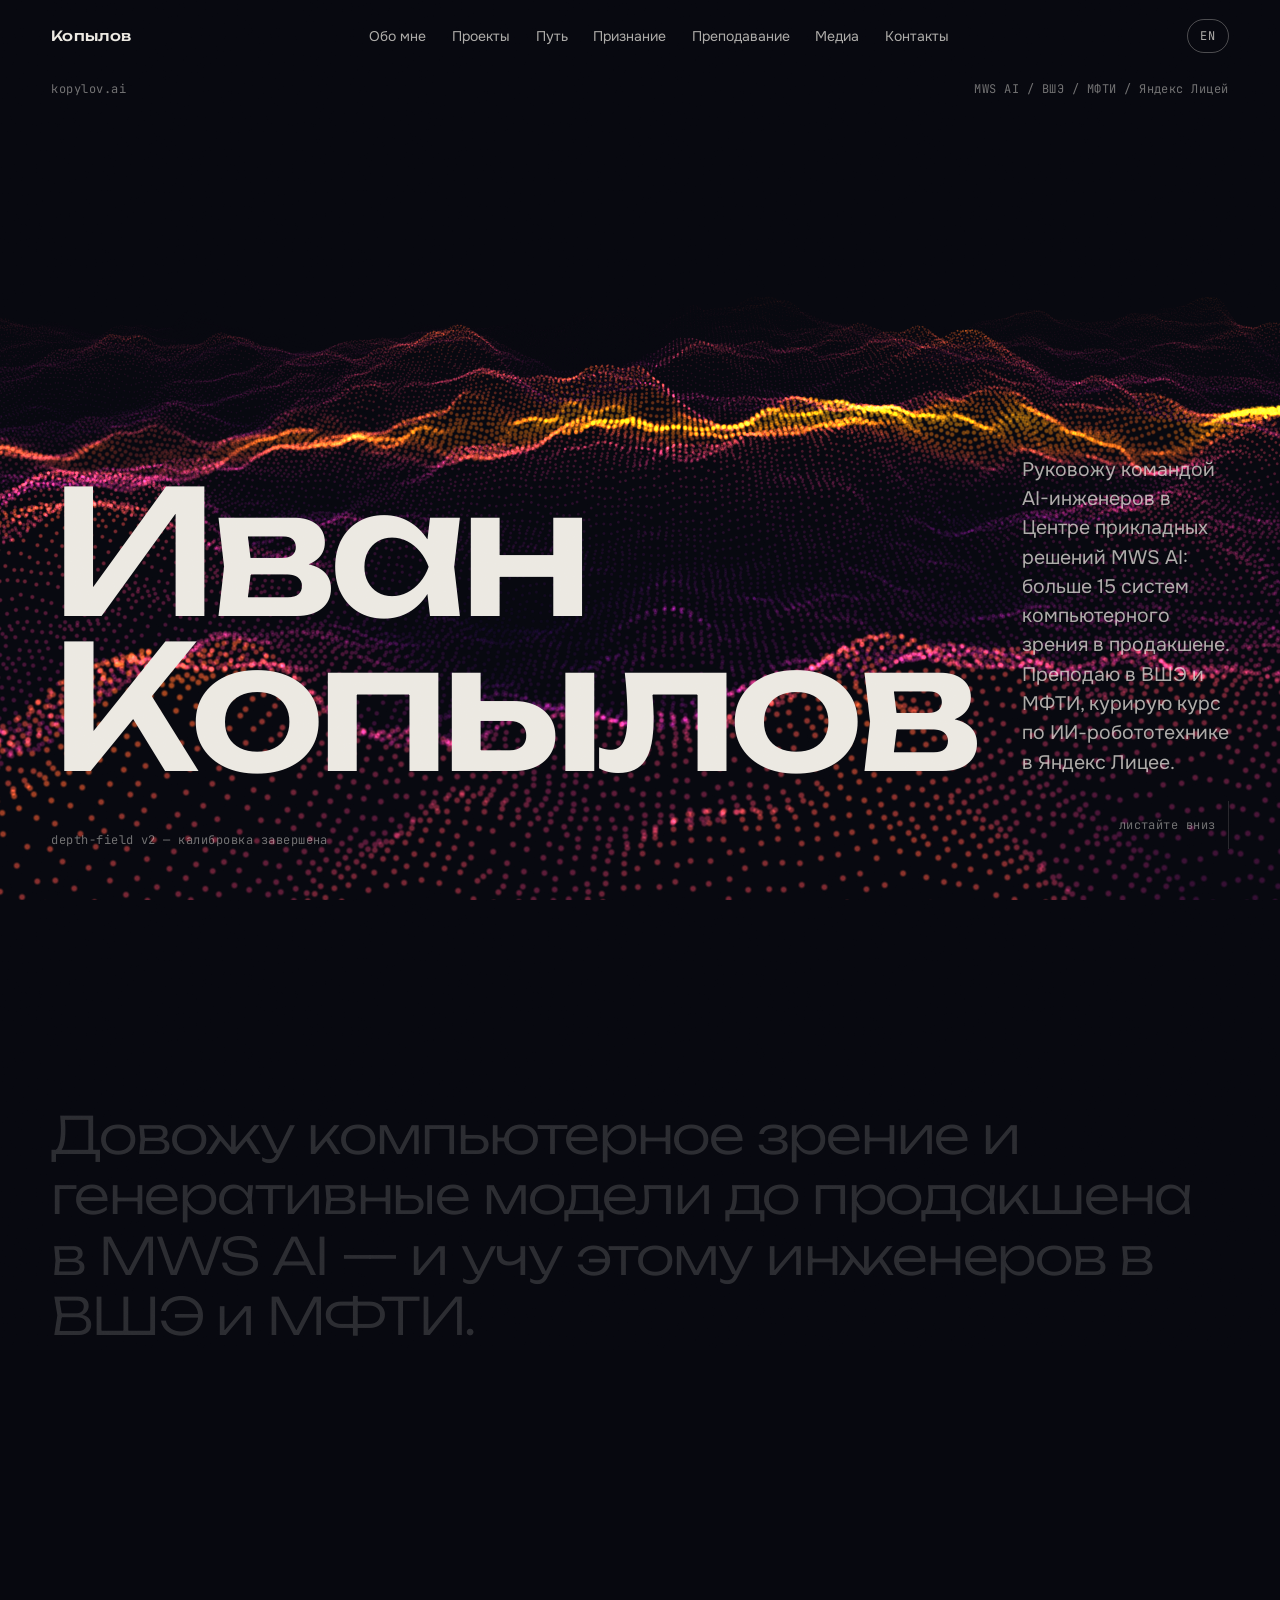
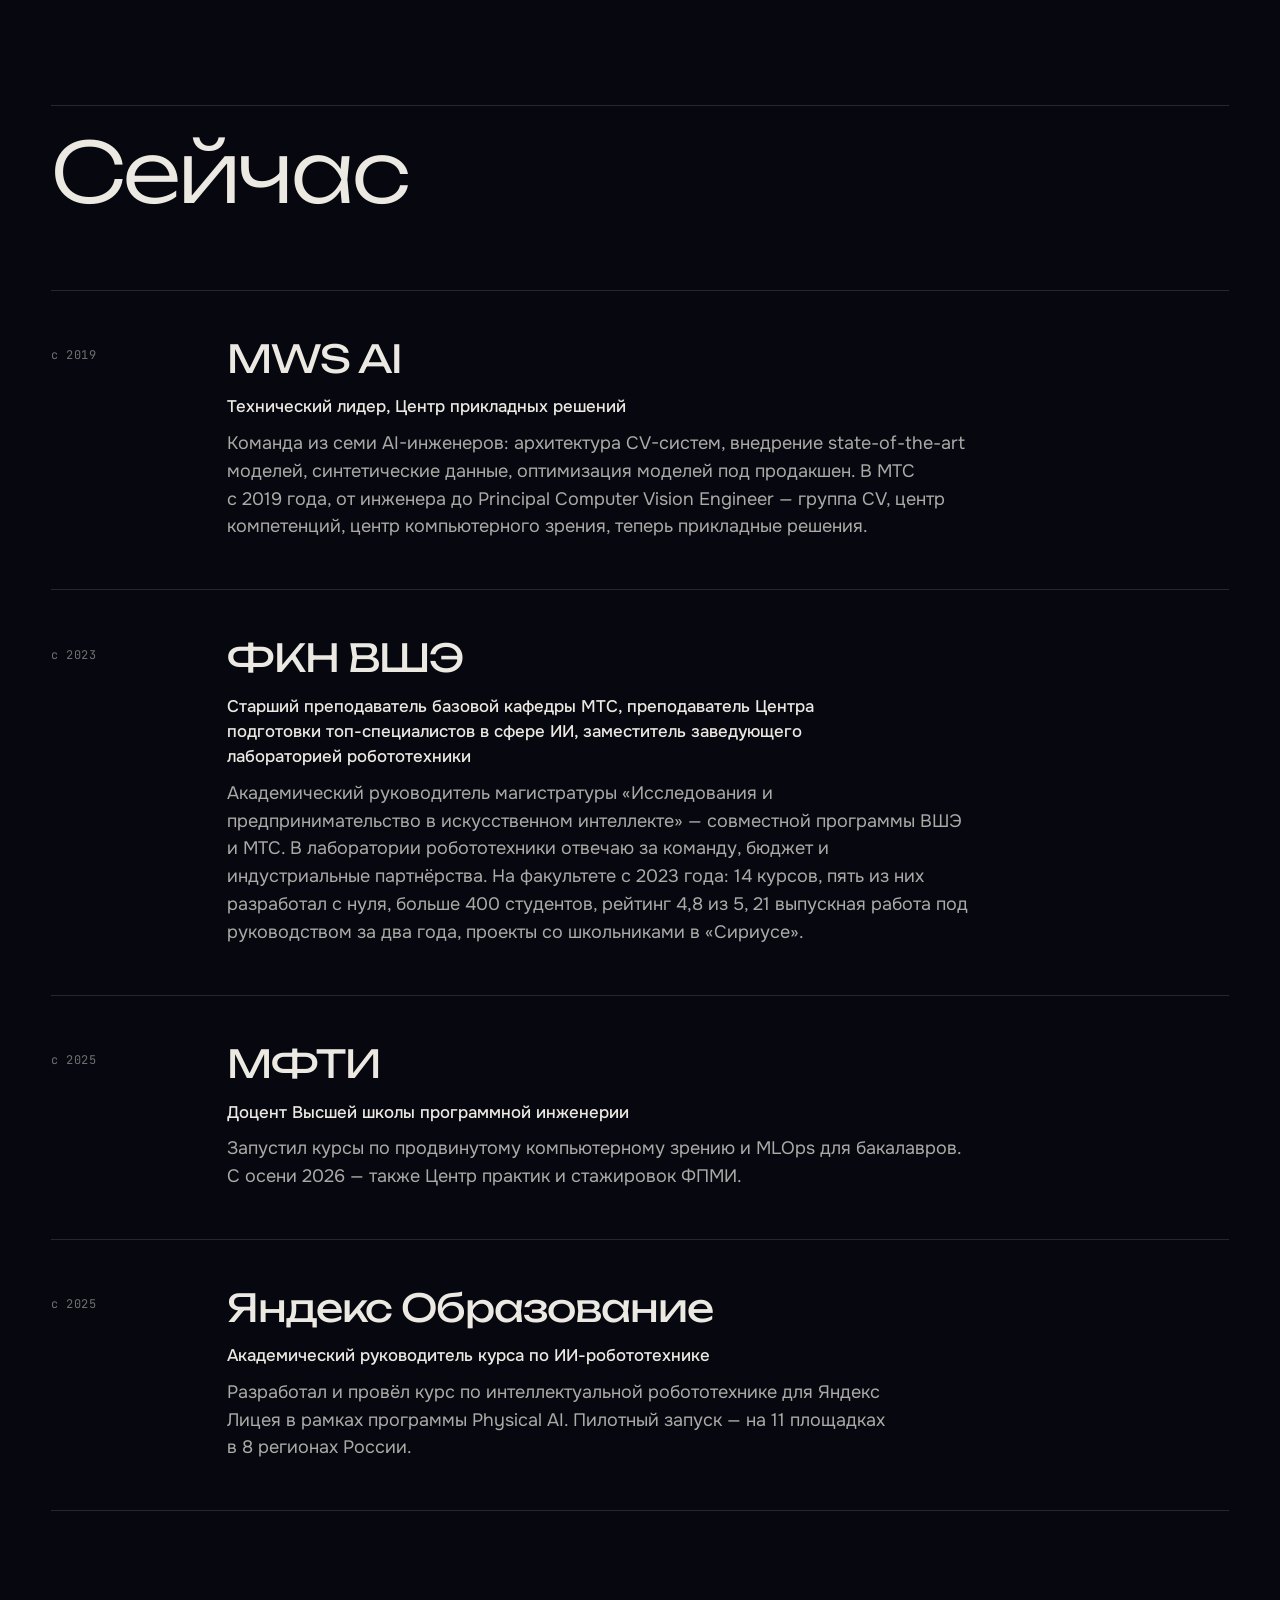
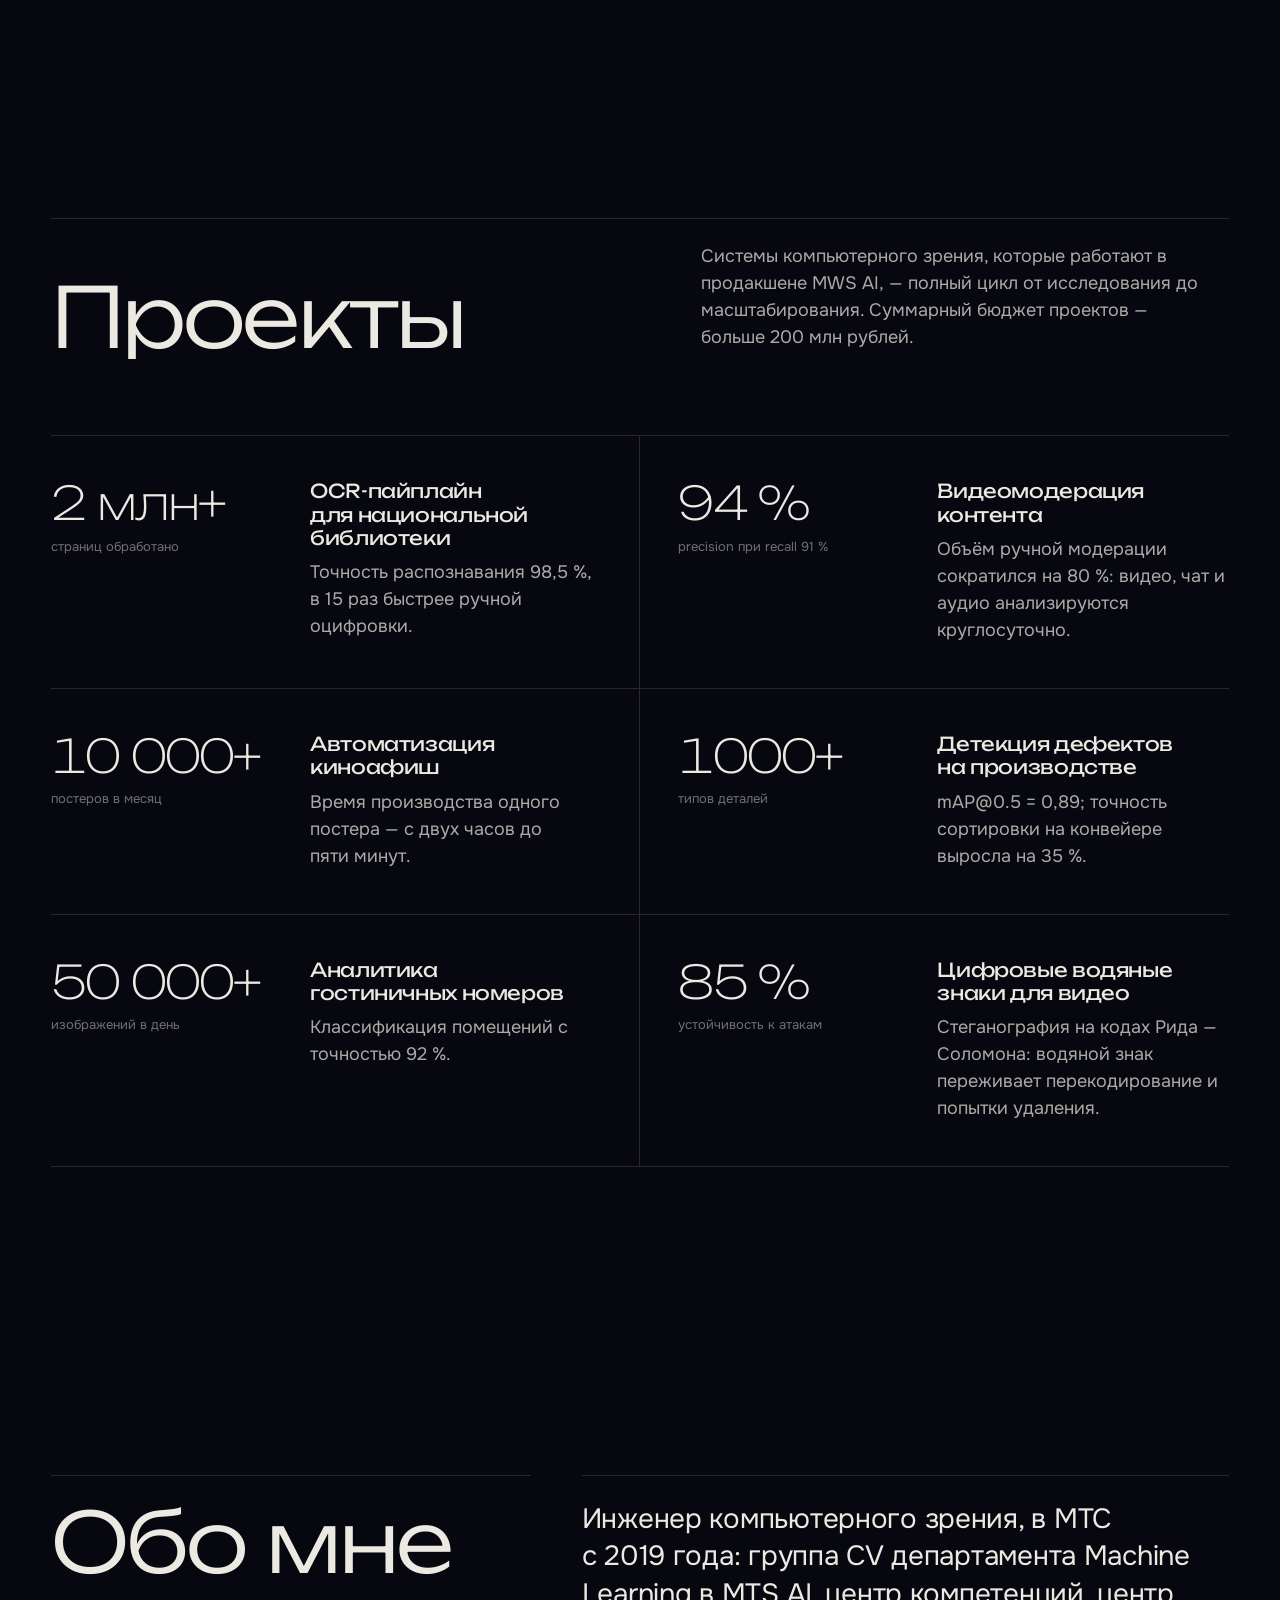
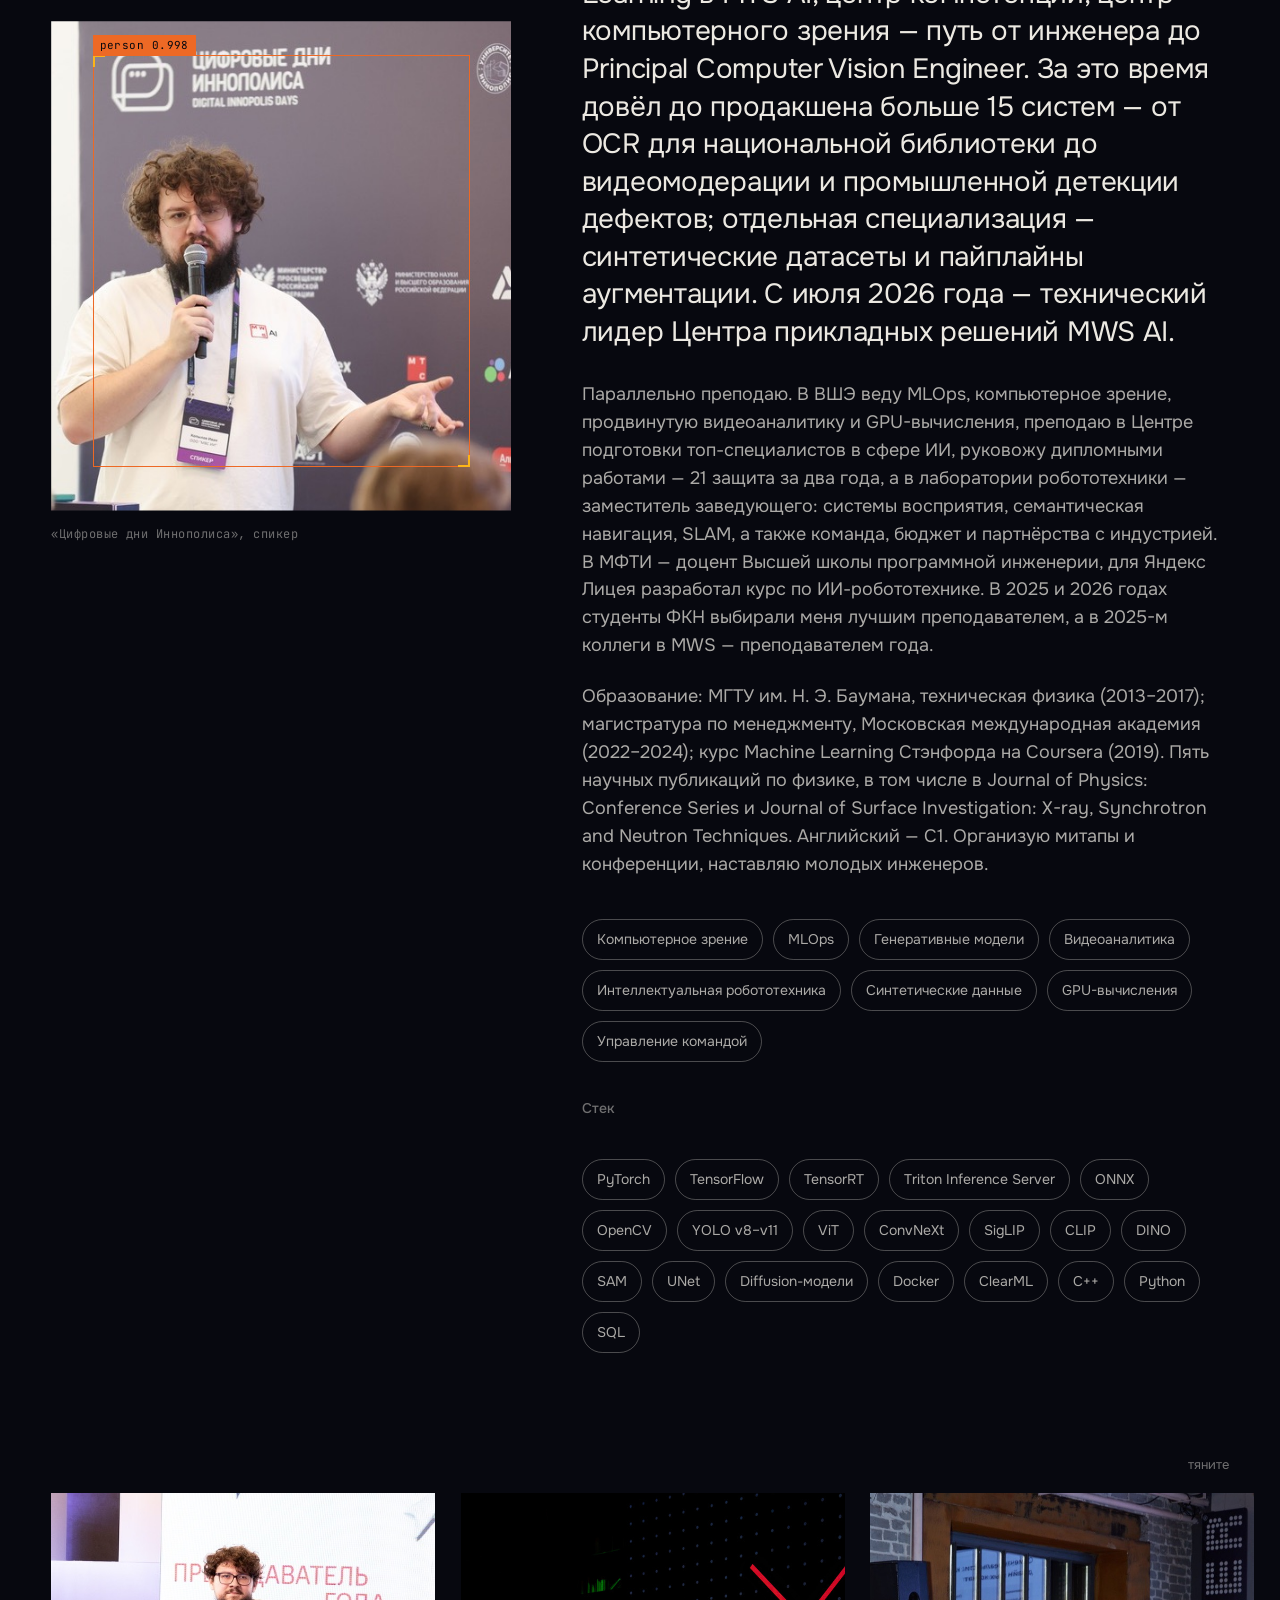
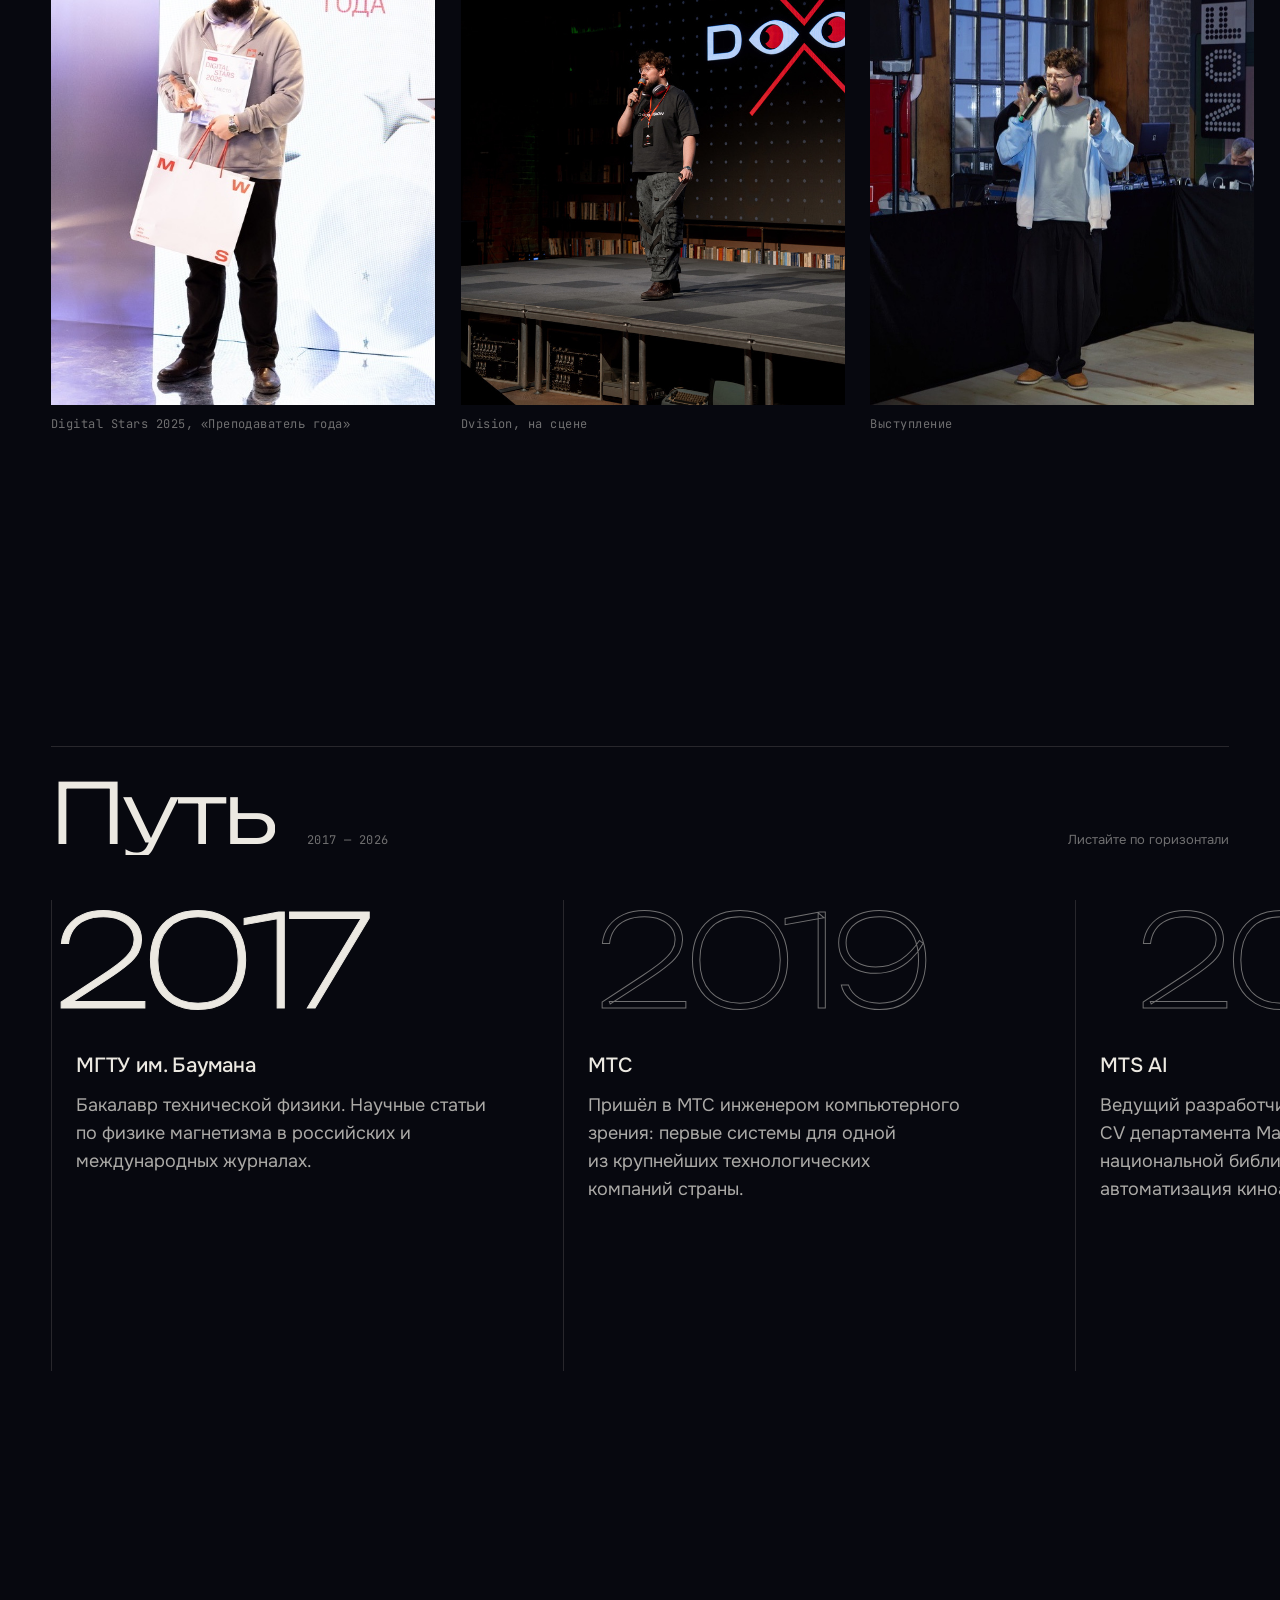
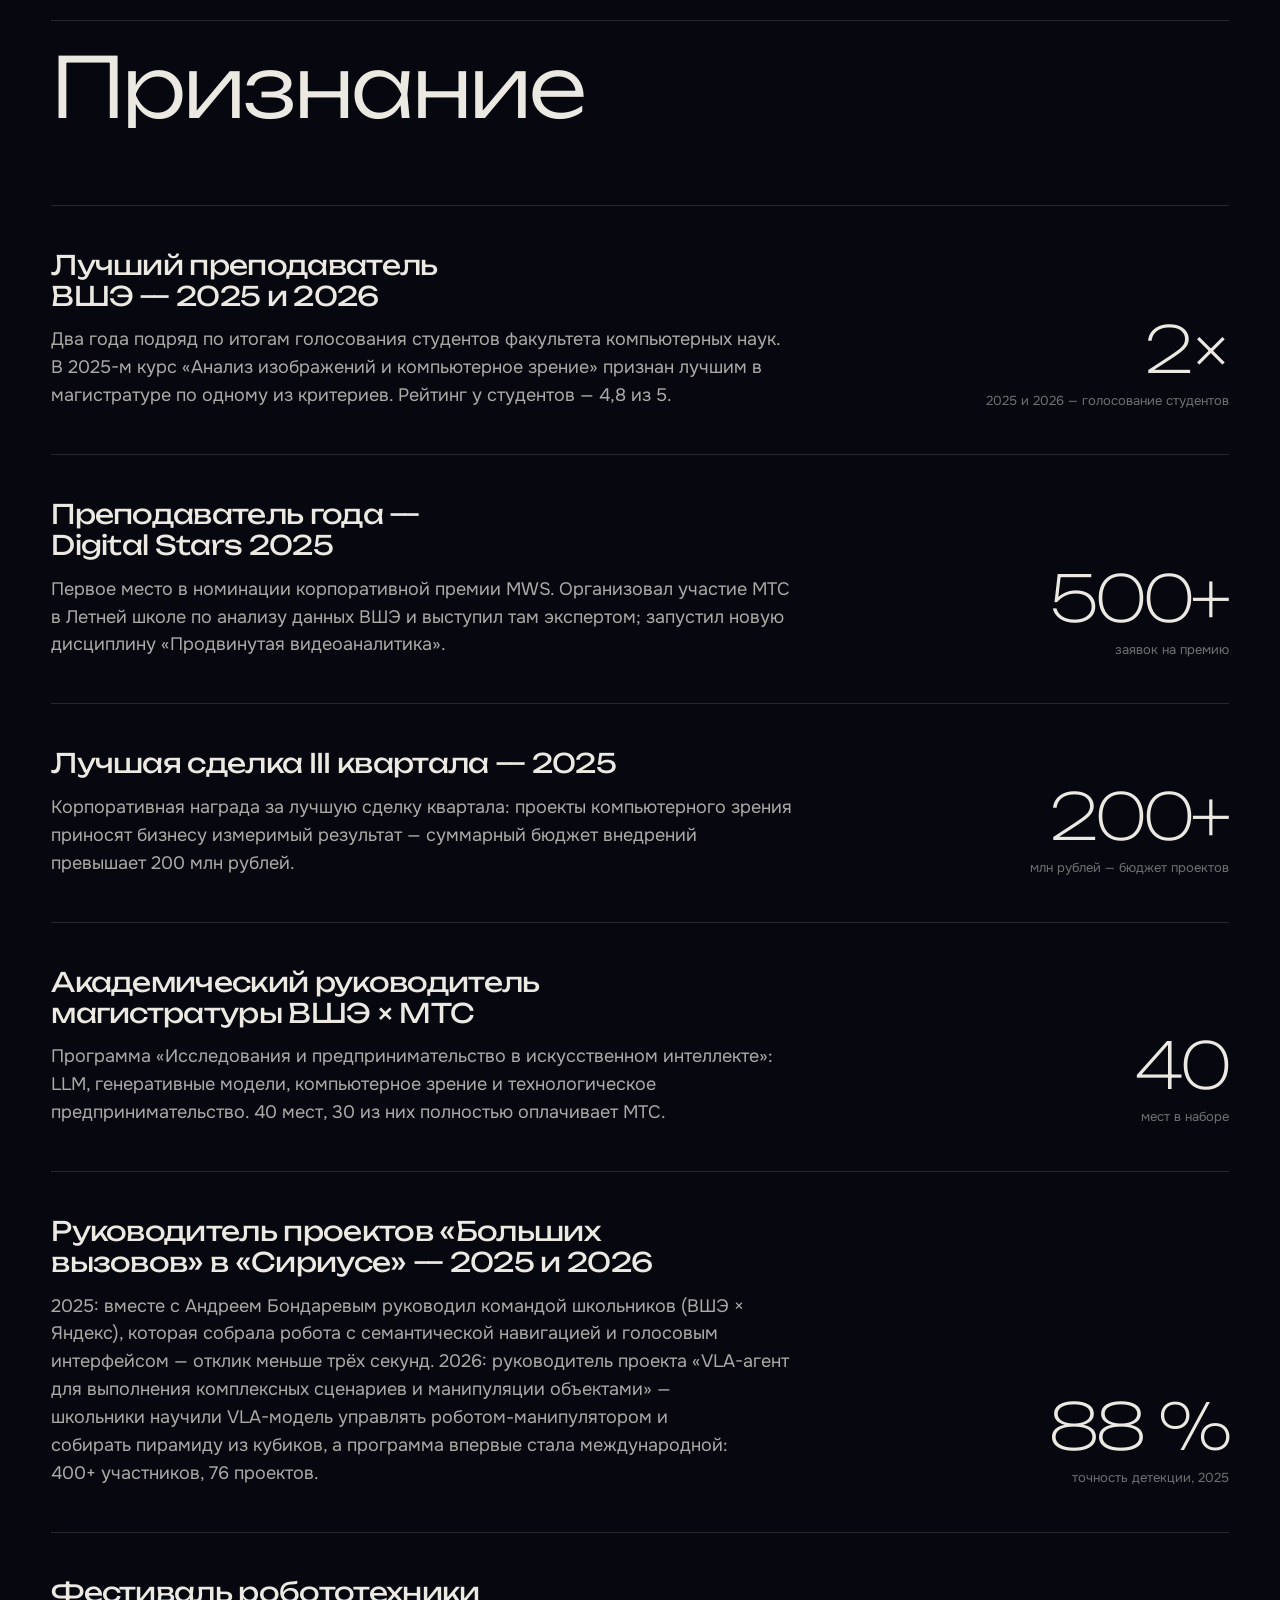
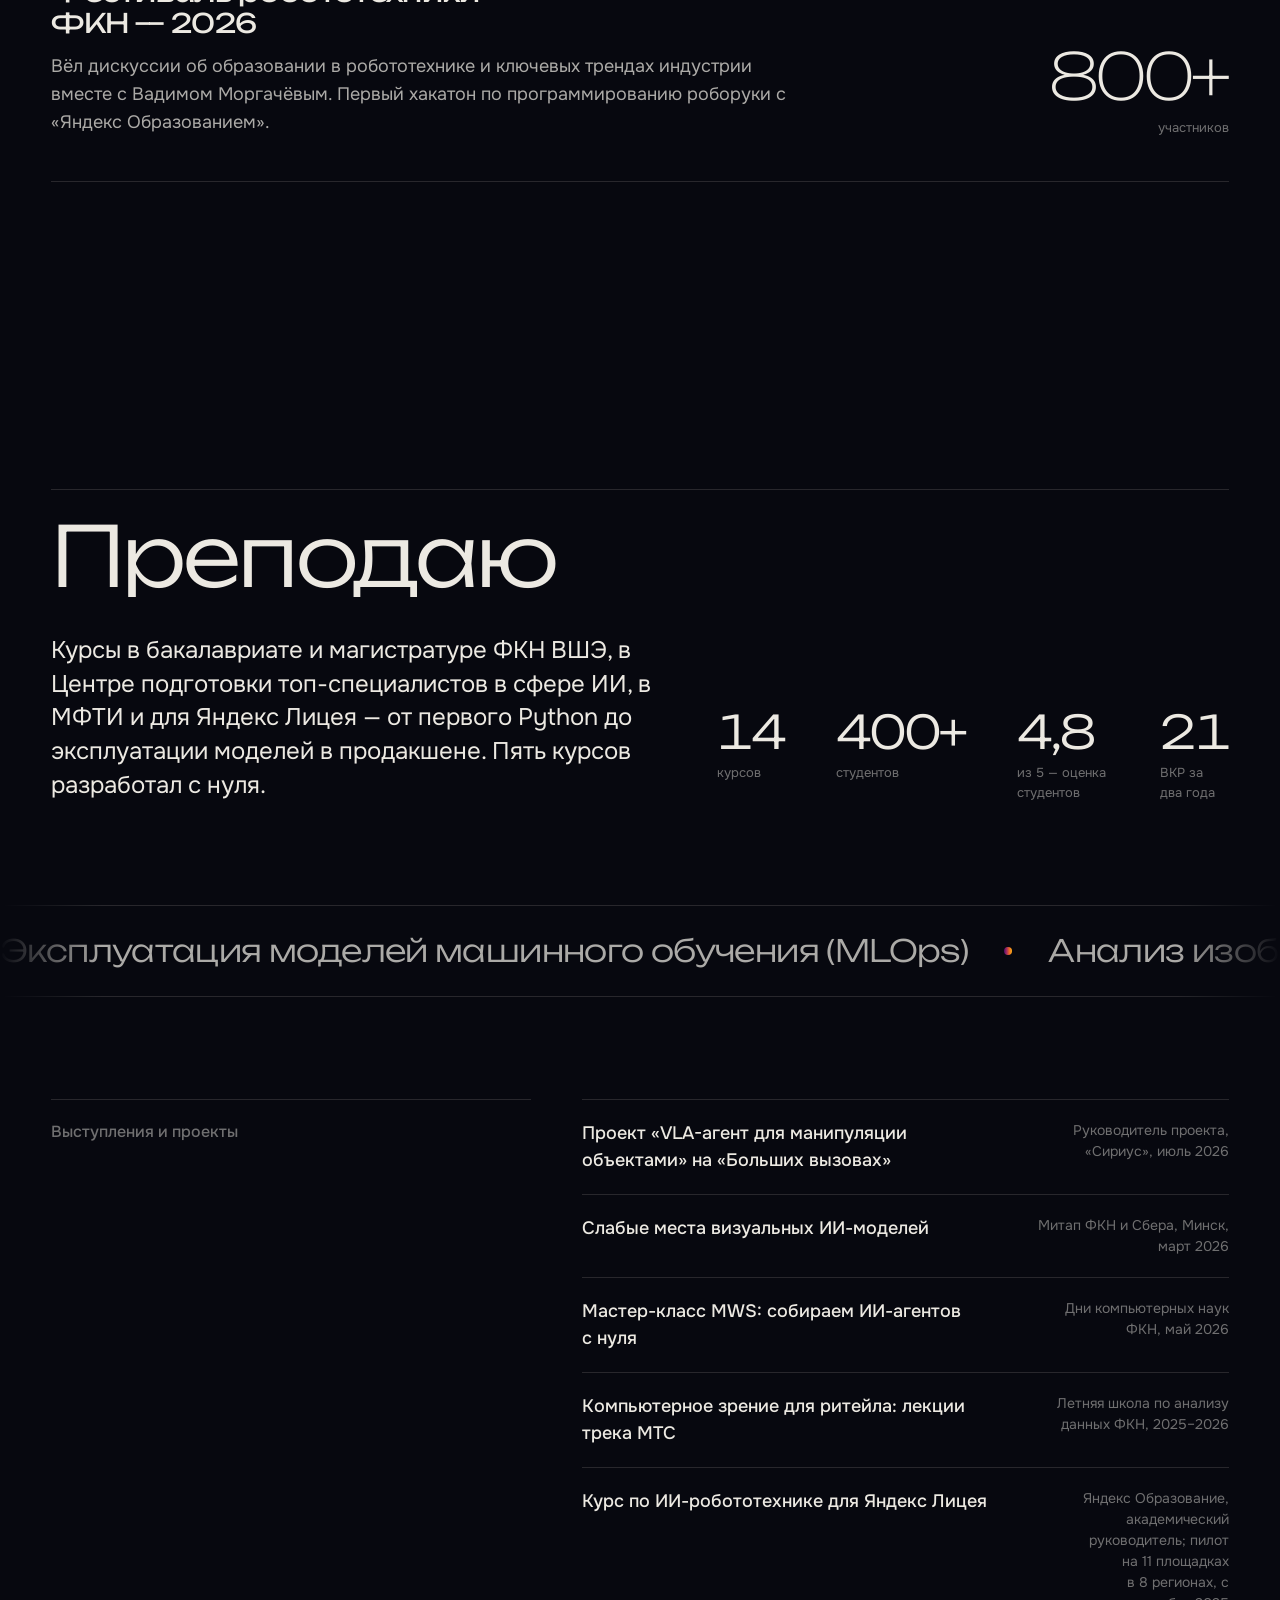
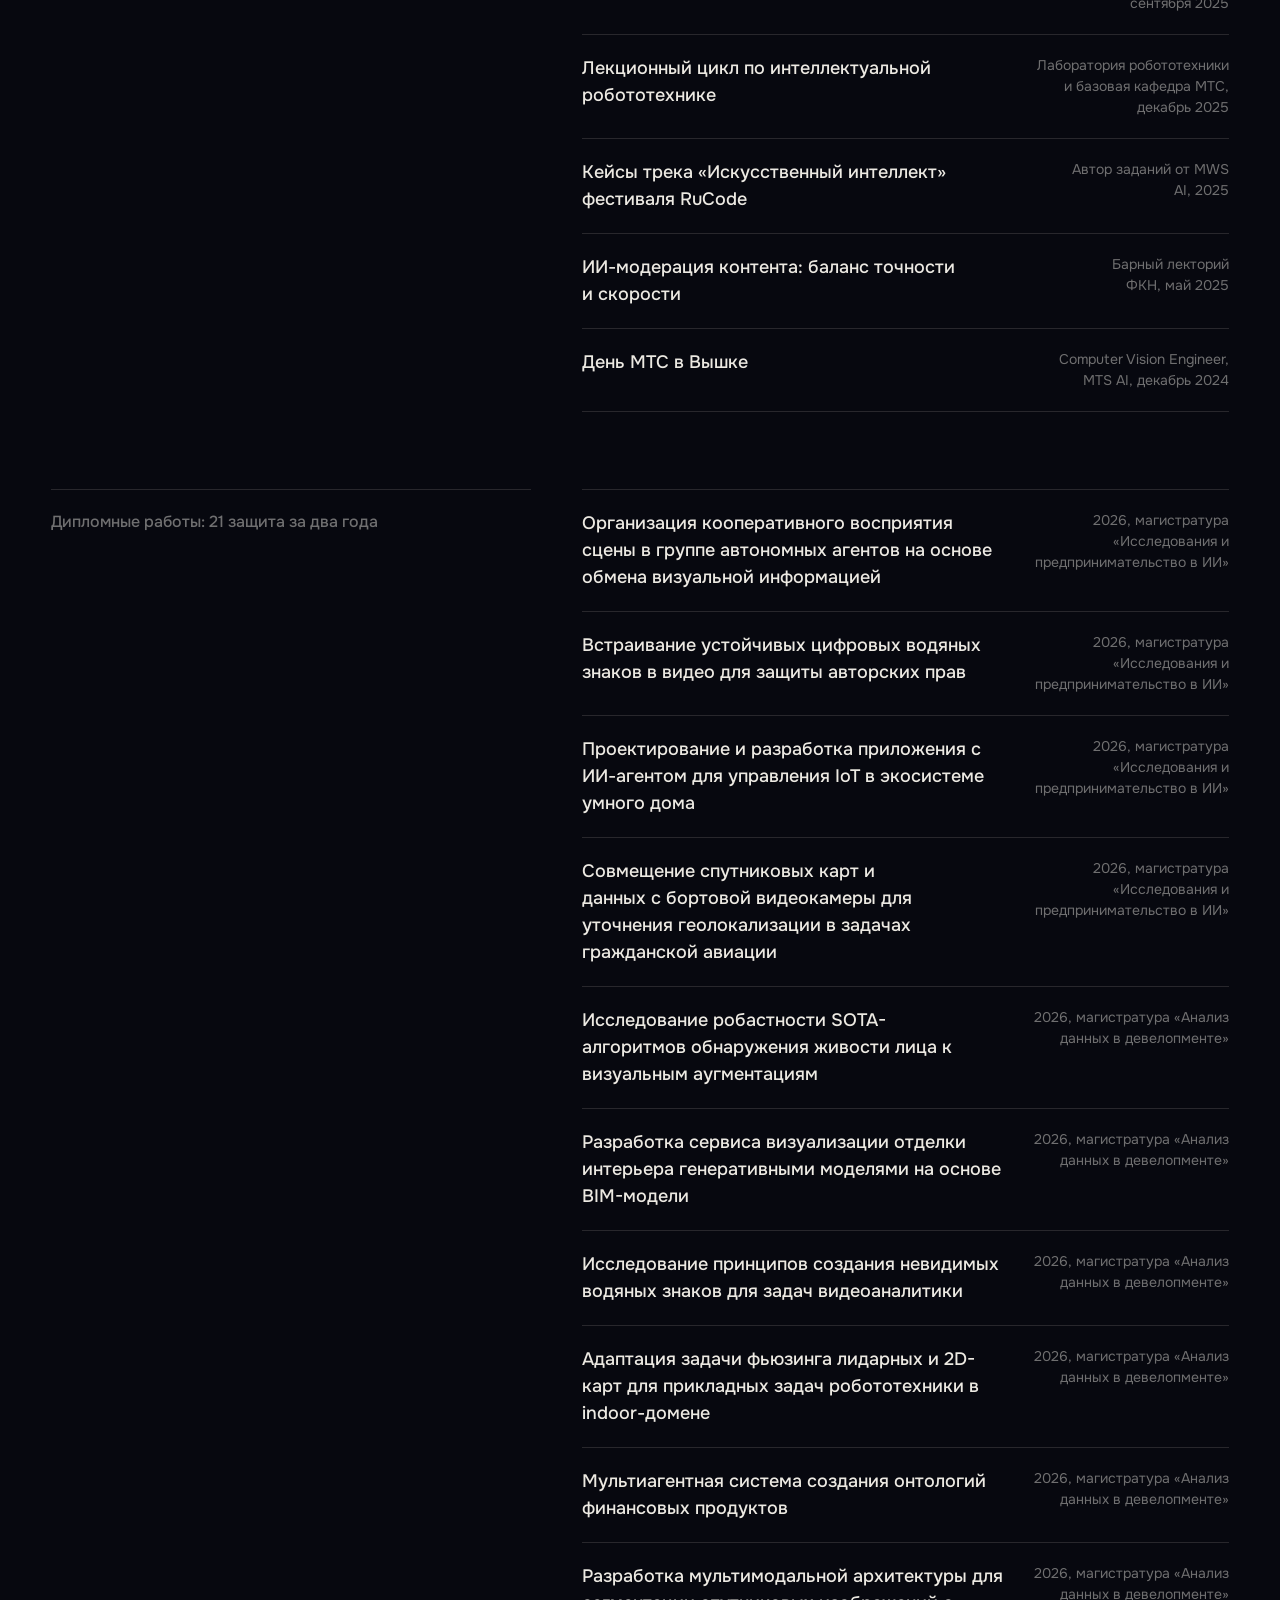
<file: index.html>
<!doctype html>
<html lang="ru">
<head>
  <meta charset="utf-8">
  <meta name="viewport" content="width=device-width, initial-scale=1, viewport-fit=cover">
  
  <title>Иван Копылов — технический лидер MWS AI, преподаватель ВШЭ и МФТИ</title>
  <meta name="description" content="Иван Копылов — технический лидер Центра прикладных решений MWS AI, старший преподаватель ФКН ВШЭ, доцент МФТИ, академический руководитель курса по ИИ-робототехнике Яндекс Лицея. 15+ систем компьютерного зрения в продакшене, MLOps, интеллектуальная робототехника. Лучший преподаватель ВШЭ 2025 и 2026.">
  <link rel="canonical" href="https://kopylov.ai/">
  <link rel="alternate" hreflang="ru" href="https://kopylov.ai/">
  <link rel="alternate" hreflang="en" href="https://kopylov.ai/en/">
  <link rel="alternate" hreflang="x-default" href="https://kopylov.ai/">
  <meta property="og:type" content="profile">
  <meta property="og:title" content="Иван Копылов — технический лидер MWS AI, преподаватель ВШЭ и МФТИ">
  <meta property="og:description" content="Иван Копылов — технический лидер Центра прикладных решений MWS AI, старший преподаватель ФКН ВШЭ, доцент МФТИ, академический руководитель курса по ИИ-робототехнике Яндекс Лицея. 15+ систем компьютерного зрения в продакшене, MLOps, интеллектуальная робототехника. Лучший преподаватель ВШЭ 2025 и 2026.">
  <meta property="og:url" content="https://kopylov.ai/">
  <meta property="og:site_name" content="kopylov.ai">
  <meta property="og:locale" content="ru_RU">
  <meta property="og:image" content="https://kopylov.ai/og.jpg">
  <meta property="og:image:width" content="1200">
  <meta property="og:image:height" content="630">
  <meta property="og:image:alt" content="Иван Копылов выступает на «Цифровых днях Иннополиса»">
  <meta name="twitter:card" content="summary_large_image">
  <meta name="twitter:image" content="https://kopylov.ai/og.jpg">
  <meta name="twitter:title" content="Иван Копылов — технический лидер MWS AI, преподаватель ВШЭ и МФТИ">
  <meta name="twitter:description" content="Иван Копылов — технический лидер Центра прикладных решений MWS AI, старший преподаватель ФКН ВШЭ, доцент МФТИ, академический руководитель курса по ИИ-робототехнике Яндекс Лицея. 15+ систем компьютерного зрения в продакшене, MLOps, интеллектуальная робототехника. Лучший преподаватель ВШЭ 2025 и 2026.">
  <link rel="icon" href="/favicon.svg" type="image/svg+xml">
  <meta name="theme-color" content="#07080f">
  <meta name="color-scheme" content="dark">
  <script>document.documentElement.classList.add('js');history.scrollRestoration='manual';</script>
  <script type="module" crossorigin src="/assets/main-DRXyNv3Y.js"></script>
  <link rel="stylesheet" crossorigin href="/assets/main-PqL-PPda.css">
</head>
<body class="is-loading">

<div class="grain" aria-hidden="true"></div>
<div class="progress" aria-hidden="true"><span class="progress__bar"></span></div>
<div class="cursor" aria-hidden="true"><span class="cursor__dot"></span><span class="cursor__ring"></span><span class="cursor__label"></span></div>

<div class="loader" id="loader" aria-hidden="true">
  <div class="loader__name"><span class="loader__mask"><span class="loader__word">Иван</span></span><span class="loader__mask"><span class="loader__word">Копылов</span></span></div>
  <div class="loader__meta">
    <span class="loader__label">калибровка сенсора</span>
    <span class="loader__count"><span class="loader__num">000</span>%</span>
  </div>
  <span class="loader__scan"></span>
</div>

<canvas class="gl" id="gl" aria-hidden="true"></canvas>

<a class="skip" href="#main">К содержимому</a>

<header class="nav" id="nav">
  <a class="nav__brand" href="#top" data-cursor="link">Копылов</a>
  <nav class="nav__menu" aria-label="Навигация"><ul class="nav__list"><li><a class="nav__link" href="#about" data-cursor="link"><span data-decode>Обо мне</span></a></li><li><a class="nav__link" href="#work" data-cursor="link"><span data-decode>Проекты</span></a></li><li><a class="nav__link" href="#path" data-cursor="link"><span data-decode>Путь</span></a></li><li><a class="nav__link" href="#recognition" data-cursor="link"><span data-decode>Признание</span></a></li><li><a class="nav__link" href="#teaching" data-cursor="link"><span data-decode>Преподавание</span></a></li><li><a class="nav__link" href="#press" data-cursor="link"><span data-decode>Медиа</span></a></li><li><a class="nav__link" href="#contact" data-cursor="link"><span data-decode>Контакты</span></a></li></ul></nav>
  <div class="nav__right">
    <a class="nav__lang" href="/en/" title="English version" data-cursor="link">EN</a>
    <button class="nav__burger" type="button" aria-expanded="false" aria-controls="menu" data-cursor="link">
      <span class="nav__burger-label" data-open="Меню" data-close="Закрыть">Меню</span>
    </button>
  </div>
</header>

<div class="menu" id="menu" aria-hidden="true">
  <ul class="menu__list"><li><a class="menu__link" href="#about" data-cursor="link"><span data-decode>Обо мне</span></a></li><li><a class="menu__link" href="#work" data-cursor="link"><span data-decode>Проекты</span></a></li><li><a class="menu__link" href="#path" data-cursor="link"><span data-decode>Путь</span></a></li><li><a class="menu__link" href="#recognition" data-cursor="link"><span data-decode>Признание</span></a></li><li><a class="menu__link" href="#teaching" data-cursor="link"><span data-decode>Преподавание</span></a></li><li><a class="menu__link" href="#press" data-cursor="link"><span data-decode>Медиа</span></a></li><li><a class="menu__link" href="#contact" data-cursor="link"><span data-decode>Контакты</span></a></li></ul>
  <div class="menu__foot">
    <a class="menu__lang" href="/en/">EN</a>
    <span class="menu__domain">kopylov.ai</span>
  </div>
</div>

<main id="main">
  <section class="hero" id="top">
    <div class="hud" aria-hidden="true">
      <span class="hud__item hud__item--tl" data-decode>kopylov.ai</span>
      <span class="hud__item hud__item--tr" data-decode>MWS AI / ВШЭ / МФТИ / Яндекс Лицей</span>
      <span class="hud__item hud__item--bl" data-decode>depth-field v2 — калибровка завершена</span>
      <span class="hud__item hud__item--br"><span data-decode>листайте вниз</span><span class="hud__scroll"></span></span>
    </div>
    <h1 class="hero__name"><span class="hero__line" data-bbox="person 0.998"><span class="hero__mask"><span class="hero__word">Иван</span></span></span><span class="hero__line" data-bbox="kopylov 0.997"><span class="hero__mask"><span class="hero__word">Копылов</span></span></span></h1>
    <p class="hero__role">Руковожу командой AI-инженеров в Центре прикладных решений MWS AI: больше 15 систем компьютерного зрения в продакшене. Преподаю в ВШЭ и МФТИ, курирую курс по ИИ-робототехнике в Яндекс Лицее.</p>
  </section>

  <section class="statement" aria-label="Кратко">
    <p class="statement__text">Довожу компьютерное зрение и генеративные модели до продакшена в MWS AI — и учу этому инженеров в ВШЭ и МФТИ.</p>
  </section>

  <section class="now" id="about">
    <div class="section__head"><h2 class="section__title">Сейчас</h2></div>
    <ul class="roles">
      <li class="role" data-reveal>
        <span class="role__since">с 2019</span>
        <div class="role__body">
          <h3 class="role__org">MWS AI</h3>
          <p class="role__title">Технический лидер, Центр прикладных решений</p>
          <p class="role__desc">Команда из семи AI-инженеров: архитектура CV-систем, внедрение state-of-the-art моделей, синтетические данные, оптимизация моделей под продакшен. В МТС с 2019 года, от инженера до Principal Computer Vision Engineer — группа CV, центр компетенций, центр компьютерного зрения, теперь прикладные решения.</p>
        </div>
      </li>
      <li class="role" data-reveal>
        <span class="role__since">с 2023</span>
        <div class="role__body">
          <h3 class="role__org">ФКН ВШЭ</h3>
          <p class="role__title">Старший преподаватель базовой кафедры МТС, преподаватель Центра подготовки топ-специалистов в сфере ИИ, заместитель заведующего лабораторией робототехники</p>
          <p class="role__desc">Академический руководитель магистратуры «Исследования и предпринимательство в искусственном интеллекте» — совместной программы ВШЭ и МТС. В лаборатории робототехники отвечаю за команду, бюджет и индустриальные партнёрства. На факультете с 2023 года: 14 курсов, пять из них разработал с нуля, больше 400 студентов, рейтинг 4,8 из 5, 21 выпускная работа под руководством за два года, проекты со школьниками в «Сириусе».</p>
        </div>
      </li>
      <li class="role" data-reveal>
        <span class="role__since">с 2025</span>
        <div class="role__body">
          <h3 class="role__org">МФТИ</h3>
          <p class="role__title">Доцент Высшей школы программной инженерии</p>
          <p class="role__desc">Запустил курсы по продвинутому компьютерному зрению и MLOps для бакалавров. С осени 2026 — также Центр практик и стажировок ФПМИ.</p>
        </div>
      </li>
      <li class="role" data-reveal>
        <span class="role__since">с 2025</span>
        <div class="role__body">
          <h3 class="role__org">Яндекс Образование</h3>
          <p class="role__title">Академический руководитель курса по ИИ-робототехнике</p>
          <p class="role__desc">Разработал и провёл курс по интеллектуальной робототехнике для Яндекс Лицея в рамках программы Physical AI. Пилотный запуск — на 11 площадках в 8 регионах России.</p>
        </div>
      </li>
    </ul>
  </section>

  <section class="work" id="work">
    <div class="section__head section__head--split">
      <h2 class="section__title">Проекты</h2>
      <p class="work__lead">Системы компьютерного зрения, которые работают в продакшене MWS AI, — полный цикл от исследования до масштабирования. Суммарный бюджет проектов — больше 200 млн рублей.</p>
    </div>
    <ul class="cases">
      <li class="case" data-reveal>
        <div class="case__metric">
          <span class="case__value"><span data-count="2">0</span> млн+</span>
          <span class="case__label">страниц обработано</span>
        </div>
        <div class="case__body">
          <h3 class="case__name">OCR-пайплайн для национальной библиотеки</h3>
          <p class="case__text">Точность распознавания 98,5 %, в 15 раз быстрее ручной оцифровки.</p>
        </div>
      </li>
      <li class="case" data-reveal>
        <div class="case__metric">
          <span class="case__value"><span data-count="94">0</span> %</span>
          <span class="case__label">precision при recall 91 %</span>
        </div>
        <div class="case__body">
          <h3 class="case__name">Видеомодерация контента</h3>
          <p class="case__text">Объём ручной модерации сократился на 80 %: видео, чат и аудио анализируются круглосуточно.</p>
        </div>
      </li>
      <li class="case" data-reveal>
        <div class="case__metric">
          <span class="case__value"><span data-count="10000">0</span>+</span>
          <span class="case__label">постеров в месяц</span>
        </div>
        <div class="case__body">
          <h3 class="case__name">Автоматизация киноафиш</h3>
          <p class="case__text">Время производства одного постера — с двух часов до пяти минут.</p>
        </div>
      </li>
      <li class="case" data-reveal>
        <div class="case__metric">
          <span class="case__value"><span data-count="1000">0</span>+</span>
          <span class="case__label">типов деталей</span>
        </div>
        <div class="case__body">
          <h3 class="case__name">Детекция дефектов на производстве</h3>
          <p class="case__text">mAP@0.5 = 0,89; точность сортировки на конвейере выросла на 35 %.</p>
        </div>
      </li>
      <li class="case" data-reveal>
        <div class="case__metric">
          <span class="case__value"><span data-count="50000">0</span>+</span>
          <span class="case__label">изображений в день</span>
        </div>
        <div class="case__body">
          <h3 class="case__name">Аналитика гостиничных номеров</h3>
          <p class="case__text">Классификация помещений с точностью 92 %.</p>
        </div>
      </li>
      <li class="case" data-reveal>
        <div class="case__metric">
          <span class="case__value"><span data-count="85">0</span> %</span>
          <span class="case__label">устойчивость к атакам</span>
        </div>
        <div class="case__body">
          <h3 class="case__name">Цифровые водяные знаки для видео</h3>
          <p class="case__text">Стеганография на кодах Рида — Соломона: водяной знак переживает перекодирование и попытки удаления.</p>
        </div>
      </li>
    </ul>
  </section>

  <section class="about">
    <div class="about__grid">
      <div class="about__aside">
        <div class="section__head"><h2 class="section__title">Обо мне</h2></div>
        <figure class="portrait" data-portrait>
          <div class="portrait__frame">
            <img class="portrait__img" src="/photos/portrait.jpg" alt="Иван Копылов с микрофоном на сцене «Цифровых дней Иннополиса»" width="564" height="600" loading="eager" decoding="async">
            <span class="portrait__box" aria-hidden="true"><span class="portrait__tag">person 0.998</span></span>
          </div>
          <figcaption class="portrait__cap">«Цифровые дни Иннополиса», спикер</figcaption>
        </figure>
      </div>
      <div class="about__body">
        <p class="about__p" data-reveal>Инженер компьютерного зрения, в МТС с 2019 года: группа CV департамента Machine Learning в MTS AI, центр компетенций, центр компьютерного зрения — путь от инженера до Principal Computer Vision Engineer. За это время довёл до продакшена больше 15 систем — от OCR для национальной библиотеки до видеомодерации и промышленной детекции дефектов; отдельная специализация — синтетические датасеты и пайплайны аугментации. С июля 2026 года — технический лидер Центра прикладных решений MWS AI.</p>
        <p class="about__p" data-reveal>Параллельно преподаю. В ВШЭ веду MLOps, компьютерное зрение, продвинутую видеоаналитику и GPU-вычисления, преподаю в Центре подготовки топ-специалистов в сфере ИИ, руковожу дипломными работами — 21 защита за два года, а в лаборатории робототехники — заместитель заведующего: системы восприятия, семантическая навигация, SLAM, а также команда, бюджет и партнёрства с индустрией. В МФТИ — доцент Высшей школы программной инженерии, для Яндекс Лицея разработал курс по ИИ-робототехнике. В 2025 и 2026 годах студенты ФКН выбирали меня лучшим преподавателем, а в 2025-м коллеги в MWS — преподавателем года.</p>
        <p class="about__p" data-reveal>Образование: МГТУ им. Н. Э. Баумана, техническая физика (2013–2017); магистратура по менеджменту, Московская международная академия (2022–2024); курс Machine Learning Стэнфорда на Coursera (2019). Пять научных публикаций по физике, в том числе в Journal of Physics: Conference Series и Journal of Surface Investigation: X-ray, Synchrotron and Neutron Techniques. Английский — C1. Организую митапы и конференции, наставляю молодых инженеров.</p>
        <ul class="tags" data-reveal><li class="tag">Компьютерное зрение</li><li class="tag">MLOps</li><li class="tag">Генеративные модели</li><li class="tag">Видеоаналитика</li><li class="tag">Интеллектуальная робототехника</li><li class="tag">Синтетические данные</li><li class="tag">GPU-вычисления</li><li class="tag">Управление командой</li></ul>
        <h3 class="about__sub">Стек</h3><ul class="tags tags--stack" data-reveal><li class="tag">PyTorch</li><li class="tag">TensorFlow</li><li class="tag">TensorRT</li><li class="tag">Triton Inference Server</li><li class="tag">ONNX</li><li class="tag">OpenCV</li><li class="tag">YOLO v8–v11</li><li class="tag">ViT</li><li class="tag">ConvNeXt</li><li class="tag">SigLIP</li><li class="tag">CLIP</li><li class="tag">DINO</li><li class="tag">SAM</li><li class="tag">UNet</li><li class="tag">Diffusion-модели</li><li class="tag">Docker</li><li class="tag">ClearML</li><li class="tag">C++</li><li class="tag">Python</li><li class="tag">SQL</li></ul>
      </div>
    </div>
    <div class="strip" data-strip tabindex="0" aria-label="Фотографии с выступлений" data-cursor="read" data-cursor-label="тяните">
      <p class="strip__hint" aria-hidden="true">тяните</p>
      <ul class="strip__track"><li class="strip__item" data-reveal><figure class="strip__fig"><div class="strip__frame"><img class="strip__img" src="/photos/digital-stars.jpg" alt="Иван Копылов с наградой «Преподаватель года» на церемонии Digital Stars 2025" width="560" height="747" loading="lazy" decoding="async" draggable="false"></div><figcaption class="strip__cap">Digital Stars 2025, «Преподаватель года»</figcaption></figure></li><li class="strip__item" data-reveal><figure class="strip__fig"><div class="strip__frame"><img class="strip__img" src="/photos/stage.jpg" alt="Иван Копылов на сцене митапа Dvision" width="724" height="1086" loading="lazy" decoding="async" draggable="false"></div><figcaption class="strip__cap">Dvision, на сцене</figcaption></figure></li><li class="strip__item" data-reveal><figure class="strip__fig"><div class="strip__frame"><img class="strip__img" src="/photos/lecture.jpg" alt="Иван Копылов выступает с микрофоном в лофте" width="724" height="965" loading="lazy" decoding="async" draggable="false"></div><figcaption class="strip__cap">Выступление</figcaption></figure></li><li class="strip__item" data-reveal><figure class="strip__fig"><div class="strip__frame"><img class="strip__img" src="/photos/podcast.jpg" alt="Иван Копылов на записи подкаста" width="499" height="665" loading="lazy" decoding="async" draggable="false"></div><figcaption class="strip__cap">Запись подкаста</figcaption></figure></li><li class="strip__item" data-reveal><figure class="strip__fig"><div class="strip__frame"><img class="strip__img" src="/photos/discussion.jpg" alt="Иван Копылов с микрофоном среди участников дискуссии" width="540" height="720" loading="lazy" decoding="async" draggable="false"></div><figcaption class="strip__cap">Дискуссия</figcaption></figure></li><li class="strip__item" data-reveal><figure class="strip__fig"><div class="strip__frame"><img class="strip__img" src="/photos/graduation.jpg" alt="Иван Копылов в академической мантии на выпускном ВШЭ" width="460" height="613" loading="lazy" decoding="async" draggable="false"></div><figcaption class="strip__cap">Выпускной, ВШЭ</figcaption></figure></li><li class="strip__item" data-reveal><figure class="strip__fig"><div class="strip__frame"><img class="strip__img" src="/photos/dvision.jpg" alt="Иван Копылов на площадке митапа Dvision" width="724" height="1086" loading="lazy" decoding="async" draggable="false"></div><figcaption class="strip__cap">Dvision, митап по компьютерному зрению</figcaption></figure></li><li class="strip__item" data-reveal><figure class="strip__fig"><div class="strip__frame"><img class="strip__img" src="/photos/neon.jpg" alt="Иван Копылов с телефоном в неоновом свете" width="724" height="1086" loading="lazy" decoding="async" draggable="false"></div><figcaption class="strip__cap">Между сессиями</figcaption></figure></li><li class="strip__item" data-reveal><figure class="strip__fig"><div class="strip__frame"><img class="strip__img" src="/photos/talk.jpg" alt="Иван Копылов в разговоре на приёме" width="450" height="724" loading="lazy" decoding="async" draggable="false"></div><figcaption class="strip__cap">Кулуары</figcaption></figure></li><li class="strip__item" data-reveal><figure class="strip__fig"><div class="strip__frame"><img class="strip__img" src="/photos/selfie.jpg" alt="Иван Копылов, автопортрет" width="900" height="1200" loading="lazy" decoding="async" draggable="false"></div><figcaption class="strip__cap">Автопортрет</figcaption></figure></li></ul>
    </div>
  </section>

  <section class="path" id="path">
    <div class="path__inner">
      <div class="path__head">
        <h2 class="section__title">Путь</h2>
        <span class="path__range">2017 — 2026</span>
        <span class="path__hint">Листайте по горизонтали</span>
      </div>
      <div class="path__track">
        <article class="milestone">
          <span class="milestone__year">2017</span>
          <h3 class="milestone__title">МГТУ им. Баумана</h3>
          <p class="milestone__text">Бакалавр технической физики. Научные статьи по физике магнетизма в российских и международных журналах.</p>
        </article>
        <article class="milestone">
          <span class="milestone__year">2019</span>
          <h3 class="milestone__title">МТС</h3>
          <p class="milestone__text">Пришёл в МТС инженером компьютерного зрения: первые системы для одной из крупнейших технологических компаний страны.</p>
        </article>
        <article class="milestone">
          <span class="milestone__year">2020</span>
          <h3 class="milestone__title">MTS AI</h3>
          <p class="milestone__text">Ведущий разработчик группы CV департамента Machine Learning: OCR для национальной библиотеки, видеомодерация, автоматизация киноафиш.</p>
        </article>
        <article class="milestone">
          <span class="milestone__year">2022</span>
          <h3 class="milestone__title">Центр компетенций CV</h3>
          <p class="milestone__text">Ведущий разработчик центра компетенций компьютерного зрения MTS AI: промышленная детекция дефектов, аналитика изображений.</p>
        </article>
        <article class="milestone">
          <span class="milestone__year">2023</span>
          <h3 class="milestone__title">ФКН ВШЭ</h3>
          <p class="milestone__text">С марта — преподаватель факультета компьютерных наук: Computer Vision, C++, Python на английском.</p>
        </article>
        <article class="milestone">
          <span class="milestone__year">2024</span>
          <h3 class="milestone__title">Старший преподаватель</h3>
          <p class="milestone__text">Департамент больших данных и информационного поиска ФКН ВШЭ. Курсы «Эксплуатация моделей машинного обучения» и «Анализ изображений и компьютерное зрение». Магистратура по менеджменту. День МТС в Вышке.</p>
        </article>
        <article class="milestone">
          <span class="milestone__year">2025</span>
          <h3 class="milestone__title">Год признания</h3>
          <p class="milestone__text">Лучший преподаватель ВШЭ по итогам студенческого голосования, «Преподаватель года» премии Digital Stars MWS и «Лучшая сделка III квартала». Доцент МФТИ; курс по ИИ-робототехнике для Яндекс Лицея — пилот на 11 площадках в 8 регионах. Робот с голосовым управлением в «Сириусе».</p>
        </article>
        <article class="milestone">
          <span class="milestone__year">2026</span>
          <h3 class="milestone__title">Технический лидер</h3>
          <p class="milestone__text">Центр компьютерного зрения, затем Центр прикладных решений MWS AI. В ВШЭ — заместитель заведующего лабораторией робототехники, академический руководитель магистратуры ВШЭ × МТС и преподаватель Центра подготовки топ-специалистов в сфере ИИ. Второй год подряд — лучший преподаватель ВШЭ. 17 дипломников и проект с VLA-моделью на «Больших вызовах» в «Сириусе».</p>
        </article>
      </div>
    </div>
  </section>

  <section class="recognition" id="recognition">
    <div class="section__head"><h2 class="section__title">Признание</h2></div>
    <ul class="awards">
      <li class="award" data-reveal>
        <div class="award__body">
          <h3 class="award__title">Лучший преподаватель ВШЭ — 2025 и 2026</h3>
          <p class="award__desc">Два года подряд по итогам голосования студентов факультета компьютерных наук. В 2025-м курс «Анализ изображений и компьютерное зрение» признан лучшим в магистратуре по одному из критериев. Рейтинг у студентов — 4,8 из 5.</p>
        </div>
        <div class="award__figure">
          <span class="award__value"><span data-count="2">0</span>×</span>
          <span class="award__label">2025 и 2026 — голосование студентов</span>
        </div>
      </li>
      <li class="award" data-reveal>
        <div class="award__body">
          <h3 class="award__title">Преподаватель года — Digital Stars 2025</h3>
          <p class="award__desc">Первое место в номинации корпоративной премии MWS. Организовал участие МТС в Летней школе по анализу данных ВШЭ и выступил там экспертом; запустил новую дисциплину «Продвинутая видеоаналитика».</p>
        </div>
        <div class="award__figure">
          <span class="award__value"><span data-count="500">0</span>+</span>
          <span class="award__label">заявок на премию</span>
        </div>
      </li>
      <li class="award" data-reveal>
        <div class="award__body">
          <h3 class="award__title">Лучшая сделка III квартала — 2025</h3>
          <p class="award__desc">Корпоративная награда за лучшую сделку квартала: проекты компьютерного зрения приносят бизнесу измеримый результат — суммарный бюджет внедрений превышает 200 млн рублей.</p>
        </div>
        <div class="award__figure">
          <span class="award__value"><span data-count="200">0</span>+</span>
          <span class="award__label">млн рублей — бюджет проектов</span>
        </div>
      </li>
      <li class="award" data-reveal>
        <div class="award__body">
          <h3 class="award__title">Академический руководитель магистратуры ВШЭ × МТС</h3>
          <p class="award__desc">Программа «Исследования и предпринимательство в искусственном интеллекте»: LLM, генеративные модели, компьютерное зрение и технологическое предпринимательство. 40 мест, 30 из них полностью оплачивает МТС.</p>
        </div>
        <div class="award__figure">
          <span class="award__value"><span data-count="40">0</span></span>
          <span class="award__label">мест в наборе</span>
        </div>
      </li>
      <li class="award" data-reveal>
        <div class="award__body">
          <h3 class="award__title">Руководитель проектов «Больших вызовов» в «Сириусе» — 2025 и 2026</h3>
          <p class="award__desc">2025: вместе с Андреем Бондаревым руководил командой школьников (ВШЭ × Яндекс), которая собрала робота с семантической навигацией и голосовым интерфейсом — отклик меньше трёх секунд. 2026: руководитель проекта «VLA-агент для выполнения комплексных сценариев и манипуляции объектами» — школьники научили VLA-модель управлять роботом-манипулятором и собирать пирамиду из кубиков, а программа впервые стала международной: 400+ участников, 76 проектов.</p>
        </div>
        <div class="award__figure">
          <span class="award__value"><span data-count="88">0</span> %</span>
          <span class="award__label">точность детекции, 2025</span>
        </div>
      </li>
      <li class="award" data-reveal>
        <div class="award__body">
          <h3 class="award__title">Фестиваль робототехники ФКН — 2026</h3>
          <p class="award__desc">Вёл дискуссии об образовании в робототехнике и ключевых трендах индустрии вместе с Вадимом Моргачёвым. Первый хакатон по программированию роборуки с «Яндекс Образованием».</p>
        </div>
        <div class="award__figure">
          <span class="award__value"><span data-count="800">0</span>+</span>
          <span class="award__label">участников</span>
        </div>
      </li>
    </ul>
  </section>

  <section class="teaching" id="teaching">
    <div class="teaching__head">
      <div class="section__head"><h2 class="section__title">Преподаю</h2></div>
      <div class="teaching__intro">
        <p class="teaching__lead" data-reveal>Курсы в бакалавриате и магистратуре ФКН ВШЭ, в Центре подготовки топ-специалистов в сфере ИИ, в МФТИ и для Яндекс Лицея — от первого Python до эксплуатации моделей в продакшене. Пять курсов разработал с нуля.</p>
        <ul class="facts" data-reveal><li class="fact"><span class="fact__value">14</span><span class="fact__label">курсов</span></li><li class="fact"><span class="fact__value">400+</span><span class="fact__label">студентов</span></li><li class="fact"><span class="fact__value">4,8</span><span class="fact__label">из 5 — оценка студентов</span></li><li class="fact"><span class="fact__value">21</span><span class="fact__label">ВКР за два года</span></li></ul>
      </div>
    </div>
    <div class="ticker" aria-hidden="true"><div class="ticker__track"><span class="ticker__item">Эксплуатация моделей машинного обучения (MLOps)</span><span class="ticker__item">Анализ изображений и компьютерное зрение</span><span class="ticker__item">Компьютерное зрение</span><span class="ticker__item">Продвинутая видеоаналитика</span><span class="ticker__item">Прикладные задачи видеоаналитики</span><span class="ticker__item">GPU-вычисления</span><span class="ticker__item">Дополнительные архитектуры генеративного ИИ</span><span class="ticker__item">Интеллектуальная робототехника</span><span class="ticker__item">Семинар наставника магистратуры</span><span class="ticker__item">Computer Vision</span><span class="ticker__item">C++ Programming Language</span><span class="ticker__item">Программирование на C++</span><span class="ticker__item">Python Programming</span><span class="ticker__item">Introduction to Python for Data Science</span><span class="ticker__item">Эксплуатация моделей машинного обучения (MLOps)</span><span class="ticker__item">Анализ изображений и компьютерное зрение</span><span class="ticker__item">Компьютерное зрение</span><span class="ticker__item">Продвинутая видеоаналитика</span><span class="ticker__item">Прикладные задачи видеоаналитики</span><span class="ticker__item">GPU-вычисления</span><span class="ticker__item">Дополнительные архитектуры генеративного ИИ</span><span class="ticker__item">Интеллектуальная робототехника</span><span class="ticker__item">Семинар наставника магистратуры</span><span class="ticker__item">Computer Vision</span><span class="ticker__item">C++ Programming Language</span><span class="ticker__item">Программирование на C++</span><span class="ticker__item">Python Programming</span><span class="ticker__item">Introduction to Python for Data Science</span></div></div>
    <ul class="sr-only"><li>Эксплуатация моделей машинного обучения (MLOps)</li><li>Анализ изображений и компьютерное зрение</li><li>Компьютерное зрение</li><li>Продвинутая видеоаналитика</li><li>Прикладные задачи видеоаналитики</li><li>GPU-вычисления</li><li>Дополнительные архитектуры генеративного ИИ</li><li>Интеллектуальная робототехника</li><li>Семинар наставника магистратуры</li><li>Computer Vision</li><li>C++ Programming Language</li><li>Программирование на C++</li><li>Python Programming</li><li>Introduction to Python for Data Science</li></ul>
    <div class="talks">
      <h3 class="talks__title">Выступления и проекты</h3>
      <ul class="talks__list"><li class="talk" data-reveal><span class="talk__title">Проект «VLA-агент для манипуляции объектами» на «Больших вызовах»</span><span class="talk__where">Руководитель проекта, «Сириус», июль 2026</span></li><li class="talk" data-reveal><span class="talk__title">Слабые места визуальных ИИ-моделей</span><span class="talk__where">Митап ФКН и Сбера, Минск, март 2026</span></li><li class="talk" data-reveal><span class="talk__title">Мастер-класс MWS: собираем ИИ-агентов с нуля</span><span class="talk__where">Дни компьютерных наук ФКН, май 2026</span></li><li class="talk" data-reveal><span class="talk__title">Компьютерное зрение для ритейла: лекции трека МТС</span><span class="talk__where">Летняя школа по анализу данных ФКН, 2025–2026</span></li><li class="talk" data-reveal><span class="talk__title">Курс по ИИ-робототехнике для Яндекс Лицея</span><span class="talk__where">Яндекс Образование, академический руководитель; пилот на 11 площадках в 8 регионах, с сентября 2025</span></li><li class="talk" data-reveal><span class="talk__title">Лекционный цикл по интеллектуальной робототехнике</span><span class="talk__where">Лаборатория робототехники и базовая кафедра МТС, декабрь 2025</span></li><li class="talk" data-reveal><span class="talk__title">Кейсы трека «Искусственный интеллект» фестиваля RuCode</span><span class="talk__where">Автор заданий от MWS AI, 2025</span></li><li class="talk" data-reveal><span class="talk__title">ИИ-модерация контента: баланс точности и скорости</span><span class="talk__where">Барный лекторий ФКН, май 2025</span></li><li class="talk" data-reveal><span class="talk__title">День МТС в Вышке</span><span class="talk__where">Computer Vision Engineer, MTS AI, декабрь 2024</span></li></ul>
    </div>
    <div class="talks talks--theses">
      <h3 class="talks__title">Дипломные работы: 21 защита за два года</h3>
      <ul class="talks__list"><li class="talk" data-reveal><span class="talk__title">Организация кооперативного восприятия сцены в группе автономных агентов на основе обмена визуальной информацией</span><span class="talk__where">2026, магистратура «Исследования и предпринимательство в ИИ»</span></li><li class="talk" data-reveal><span class="talk__title">Встраивание устойчивых цифровых водяных знаков в видео для защиты авторских прав</span><span class="talk__where">2026, магистратура «Исследования и предпринимательство в ИИ»</span></li><li class="talk" data-reveal><span class="talk__title">Проектирование и разработка приложения с ИИ-агентом для управления IoT в экосистеме умного дома</span><span class="talk__where">2026, магистратура «Исследования и предпринимательство в ИИ»</span></li><li class="talk" data-reveal><span class="talk__title">Совмещение спутниковых карт и данных с бортовой видеокамеры для уточнения геолокализации в задачах гражданской авиации</span><span class="talk__where">2026, магистратура «Исследования и предпринимательство в ИИ»</span></li><li class="talk" data-reveal><span class="talk__title">Исследование робастности SOTA-алгоритмов обнаружения живости лица к визуальным аугментациям</span><span class="talk__where">2026, магистратура «Анализ данных в девелопменте»</span></li><li class="talk" data-reveal><span class="talk__title">Разработка сервиса визуализации отделки интерьера генеративными моделями на основе BIM-модели</span><span class="talk__where">2026, магистратура «Анализ данных в девелопменте»</span></li><li class="talk" data-reveal><span class="talk__title">Исследование принципов создания невидимых водяных знаков для задач видеоаналитики</span><span class="talk__where">2026, магистратура «Анализ данных в девелопменте»</span></li><li class="talk" data-reveal><span class="talk__title">Адаптация задачи фьюзинга лидарных и 2D-карт для прикладных задач робототехники в indoor-домене</span><span class="talk__where">2026, магистратура «Анализ данных в девелопменте»</span></li><li class="talk" data-reveal><span class="talk__title">Мультиагентная система создания онтологий финансовых продуктов</span><span class="talk__where">2026, магистратура «Анализ данных в девелопменте»</span></li><li class="talk" data-reveal><span class="talk__title">Разработка мультимодальной архитектуры для сегментации спутниковых изображений с учётом сезонных и спектральных изменений</span><span class="talk__where">2026, магистратура «Анализ данных в девелопменте»</span></li><li class="talk" data-reveal><span class="talk__title">Синтез панорам уличных сцен на основе спутниковых данных</span><span class="talk__where">2026, магистратура «Финансовые технологии и анализ данных»</span></li><li class="talk" data-reveal><span class="talk__title">Детекция объектов на гистопатологических изображениях с использованием трансформерных архитектур</span><span class="talk__where">2026, магистратура «Магистр по наукам о данных»</span></li><li class="talk" data-reveal><span class="talk__title">Разработка и исследование системы навигации автономного мобильного робота по карте производственной территории</span><span class="talk__where">2026, бакалавриат «Прикладной анализ данных» — командный проект, две работы</span></li><li class="talk" data-reveal><span class="talk__title">Исследование, разработка и интеграция системы компьютерного зрения для детекции объектов и обеспечения безопасной навигации автономного мобильного робота</span><span class="talk__where">2026, бакалавриат «Прикладной анализ данных»</span></li><li class="talk" data-reveal><span class="talk__title">Разработка и интеграция системы визуальной стабилизации изображения и алгоритма следования за оператором для автономного мобильного робота</span><span class="talk__where">2026, бакалавриат «Прикладной анализ данных»</span></li><li class="talk" data-reveal><span class="talk__title">Робот-помощник для маркерной доски</span><span class="talk__where">2026, бакалавриат «Прикладная математика и информатика»</span></li><li class="talk" data-reveal><span class="talk__title">Разработка системы автоматического распознавания нарушений правил парковки и детекции государственных регистрационных знаков транспортных средств на основе анализа изображений</span><span class="talk__where">2025, магистратура «Анализ данных в девелопменте»</span></li><li class="talk" data-reveal><span class="talk__title">Распознавание паттернов конструирования строительной документации с использованием методов глубокого обучения</span><span class="talk__where">2025, магистратура «Анализ данных в девелопменте»</span></li><li class="talk" data-reveal><span class="talk__title">Реконструкция геометрической структуры архитектурного пространства с использованием методов глубокого обучения</span><span class="talk__where">2025, магистратура «Анализ данных в девелопменте»</span></li><li class="talk" data-reveal><span class="talk__title">Анализ трафика посетителей посредством камер наблюдения</span><span class="talk__where">2025, бакалавриат «Прикладной анализ данных»</span></li></ul>
    </div>
  </section>

  <section class="press" id="press">
    <div class="section__head section__head--split">
      <h2 class="section__title">В медиа</h2>
      <p class="press__lead">Больше двадцати упоминаний в СМИ: комментирую рынок ИИ, доступ к моделям и физический интеллект для Forbes, ТАСС, РИА Новости, РБК, «Российской газеты» и Baza.</p>
    </div>
    <ul class="clips">
      <li class="clip" data-reveal>
        <a class="clip__row" href="https://t.me/bloodysx/60845" target="_blank" rel="noopener" data-cursor="read" data-cursor-label="Читать">
          <span class="clip__outlet">Кровавая барыня<small class="clip__kind">Telegram, 128 тыс. просмотров</small></span>
          <span class="clip__title">Репост комментария для ТАСС о будущем доступа к ChatGPT и Claude после IPO</span>
          <span class="clip__date">22.10.2026</span>
        </a>
        <div class="clip__more"><blockquote class="clip__quote">После IPO инвесторы смотрят не только на рост аудитории, но и на расходы.</blockquote></div>
      </li>
      <li class="clip" data-reveal>
        <a class="clip__row" href="https://hi-tech.mail.ru/news/158660-chatgpt-i-claude-mogut-zakryt-dostup-rossiyanam/" target="_blank" rel="noopener" data-cursor="read" data-cursor-label="Читать">
          <span class="clip__outlet">ТАСС<small class="clip__kind">Информагентство</small></span>
          <span class="clip__title">OpenAI и Anthropic могут ужесточить ограничения для пользователей из России после выхода на биржу</span>
          <span class="clip__date">22.10.2026</span>
        </a>
        <div class="clip__more"><blockquote class="clip__quote">Площадкам перед выходом на биржу выгодно показывать максимальные охваты по платным подпискам.</blockquote></div>
      </li>
      <li class="clip" data-reveal>
        <a class="clip__row" href="https://news.mail.ru/society/72908936/" target="_blank" rel="noopener" data-cursor="read" data-cursor-label="Читать">
          <span class="clip__outlet">РБК<small class="clip__kind">Деловое издание</small></span>
          <span class="clip__title">О новой волне проверок пользователей Claude</span>
          <span class="clip__date">29.10.2026</span>
        </a>
        <div class="clip__more"><blockquote class="clip__quote">Сейчас мы видим новую активную волну проверок, однако она касается пользователей из всех стран.</blockquote></div>
      </li>
      <li class="clip" data-reveal>
        <a class="clip__row" href="https://www.vesti.ru/ns/razrabotchik-mws-ai-prizval-regulyarno-sokhranyat-vazhnye-dialogi-s-ii" target="_blank" rel="noopener" data-cursor="read" data-cursor-label="Читать">
          <span class="clip__outlet">РИА Новости<small class="clip__kind">Информагентство</small></span>
          <span class="clip__title">Почему диалоги с нейросетью нужно архивировать так же внимательно, как почту</span>
          <span class="clip__date">12.07.2026</span>
        </a>
        <div class="clip__more"><blockquote class="clip__quote">Единственная копия значимой информации внутри чата — заведомо рискованный подход.</blockquote></div>
      </li>
      <li class="clip" data-reveal>
        <a class="clip__row" href="https://www.forbes.ru/tekhnologii/554975-s-ekrana-v-real-nyj-mir-kak-fiziceskij-ii-formiruet-novyj-rynok-specialistov" target="_blank" rel="noopener" data-cursor="read" data-cursor-label="Читать">
          <span class="clip__outlet">Forbes<small class="clip__kind">Технологии</small></span>
          <span class="clip__title">С экрана в реальный мир: как физический ИИ формирует новый рынок специалистов</span>
          <span class="clip__date">02.2026</span>
        </a>
        <div class="clip__more"><blockquote class="clip__quote">Для робототехники нужны знания мехатроники, физики и электроники, а для ИИ — математика и алгоритмы.</blockquote></div>
      </li>
      <li class="clip" data-reveal>
        <a class="clip__row" href="https://rg.ru/2026/01/24/ekspert-gadzaov-k-koncu-desiatiletiia-my-uvidim-kratnyj-rost-promyshlennyh-robotov.html" target="_blank" rel="noopener" data-cursor="read" data-cursor-label="Читать">
          <span class="clip__outlet">Российская газета<small class="clip__kind">Федеральное издание</small></span>
          <span class="clip__title">Гуманоид в каждом доме. Мечты Илона Маска — амбициозный миф или реальность-2030?</span>
          <span class="clip__date">24.01.2026</span>
        </a>
        <div class="clip__more"><blockquote class="clip__quote">Скорее всего, мы увидим модель аддитивных технологий, где роботы будут усиливать возможности человека.</blockquote></div>
      </li>
      <li class="clip" data-reveal>
        <a class="clip__row" href="https://www.forbes.ru/tekhnologii/551699-rabota-nad-osibkami-rostelekom-zafiksiroval-rost-publikacij-o-gallucinaciah-ii" target="_blank" rel="noopener" data-cursor="read" data-cursor-label="Читать">
          <span class="clip__outlet">Forbes<small class="clip__kind">Комментарий</small></span>
          <span class="clip__title">Работа над ошибками: «Ростелеком» зафиксировал рост публикаций о галлюцинациях ИИ</span>
          <span class="clip__date">11.12.2025</span>
        </a>
        <div class="clip__more"><blockquote class="clip__quote">Значительно снижает риск галлюцинаций и поиск по заранее заданным источникам информации. В 2025 году он присутствует уже практически во всех корпоративных продуктах.</blockquote></div>
      </li>
      <li class="clip" data-reveal>
        <a class="clip__row" href="https://habr.com/ru/companies/ru_mts/articles/942802/" target="_blank" rel="noopener" data-cursor="read" data-cursor-label="Читать">
          <span class="clip__outlet">Хабр<small class="clip__kind">Блог МТС</small></span>
          <span class="clip__title">Зачем участвовать в ИТ-фестивалях? Кейсы RuCode от MWS AI</span>
          <span class="clip__date">01.09.2025</span>
        </a>
        <div class="clip__more"><blockquote class="clip__quote">Автор кейсов трека «Искусственный интеллект» RuCode 2025 вместе с Михаилом Степновым.</blockquote></div>
      </li>
      <li class="clip" data-reveal>
        <a class="clip__row" href="https://www.hse.ru/news/expertise/1191112841.html" target="_blank" rel="noopener" data-cursor="read" data-cursor-label="Читать">
          <span class="clip__outlet">ВШЭ<small class="clip__kind">Экспертиза</small></span>
          <span class="clip__title">ФКН ВШЭ поделился экспертизой в сфере ИИ с участниками «Больших вызовов» в «Сириусе»</span>
          <span class="clip__date">18.08.2026</span>
        </a>
        <div class="clip__more"><blockquote class="clip__quote">Из года в год на «Больших вызовах» всё больше способных школьников.</blockquote></div>
      </li>
      <li class="clip" data-reveal>
        <a class="clip__row" href="https://www.hse.ru/news/life/1150864614.html" target="_blank" rel="noopener" data-cursor="read" data-cursor-label="Читать">
          <span class="clip__outlet">ВШЭ<small class="clip__kind">Новости университета</small></span>
          <span class="clip__title">Роботы, хакатон и соревнования: в Вышке прошёл фестиваль робототехники</span>
          <span class="clip__date">20.04.2026</span>
        </a>
        <div class="clip__more"><blockquote class="clip__quote">Дискуссии об образовании в робототехнике и ключевых трендах индустрии.</blockquote></div>
      </li>
      <li class="clip" data-reveal>
        <a class="clip__row" href="https://cs.hse.ru/robotics/news/1080890870.html" target="_blank" rel="noopener" data-cursor="read" data-cursor-label="Читать">
          <span class="clip__outlet">ФКН ВШЭ<small class="clip__kind">Лаборатория робототехники</small></span>
          <span class="clip__title">ШАД и ПУЛ Робототехники создали в «Сириусе» робота, понимающего команды на естественном языке</span>
          <span class="clip__date">24.07.2025</span>
        </a>
        <div class="clip__more"><blockquote class="clip__quote">Меня приятно поразил высокий уровень подготовки школьников.</blockquote></div>
      </li>
      <li class="clip" data-reveal>
        <a class="clip__row" href="https://cs.hse.ru/news/1046690463.html" target="_blank" rel="noopener" data-cursor="read" data-cursor-label="Читать">
          <span class="clip__outlet">ФКН ВШЭ<small class="clip__kind">Лекторий</small></span>
          <span class="clip__title">Про Вселенную, баны и поиск видео: лекция об ИИ-модерации контента в «Ровеснике»</span>
          <span class="clip__date">16.05.2025</span>
        </a>
        <div class="clip__more"><blockquote class="clip__quote">ИИ-модерация помогает соблюсти баланс между точностью оценки контента и скоростью реакции.</blockquote></div>
      </li>
    </ul>
  </section>

  <section class="contact" id="contact">
    <div class="contact__body">
      <h2 class="contact__title">Давайте поговорим</h2>
      <p class="contact__lead">Консалтинг по CV- и AI-проектам, выступления, образовательные программы, комментарии для прессы.</p>
      <a class="contact__mail" href="mailto:ivan@kopylov.ai" data-magnetic data-cursor="link"><span class="contact__mail-text">ivan@kopylov.ai</span></a>
      <ul class="contact__links"><li><a class="link" href="https://www.linkedin.com/in/ivan-kopylov-cv" target="_blank" rel="noopener" data-cursor="link">LinkedIn</a></li><li><a class="link" href="https://www.hse.ru/org/persons/863761973" target="_blank" rel="noopener" data-cursor="link">Профиль в ВШЭ</a></li><li><a class="link" href="https://www.hse.ru/ma/ipii/" target="_blank" rel="noopener" data-cursor="link">Магистратура ВШЭ × МТС</a></li><li><a class="link" href="https://orcid.org/0000-0003-3800-785X" target="_blank" rel="noopener" data-cursor="link">ORCID</a></li></ul>
    </div>
    <footer class="footer">
      <span>© 2026 Иван Копылов</span>
      <span class="footer__domain">kopylov.ai</span>
      <span class="footer__clock">MSK <time data-clock>00:00:00</time></span>
    </footer>
  </section>
</main>
</body>
</html>
</file>
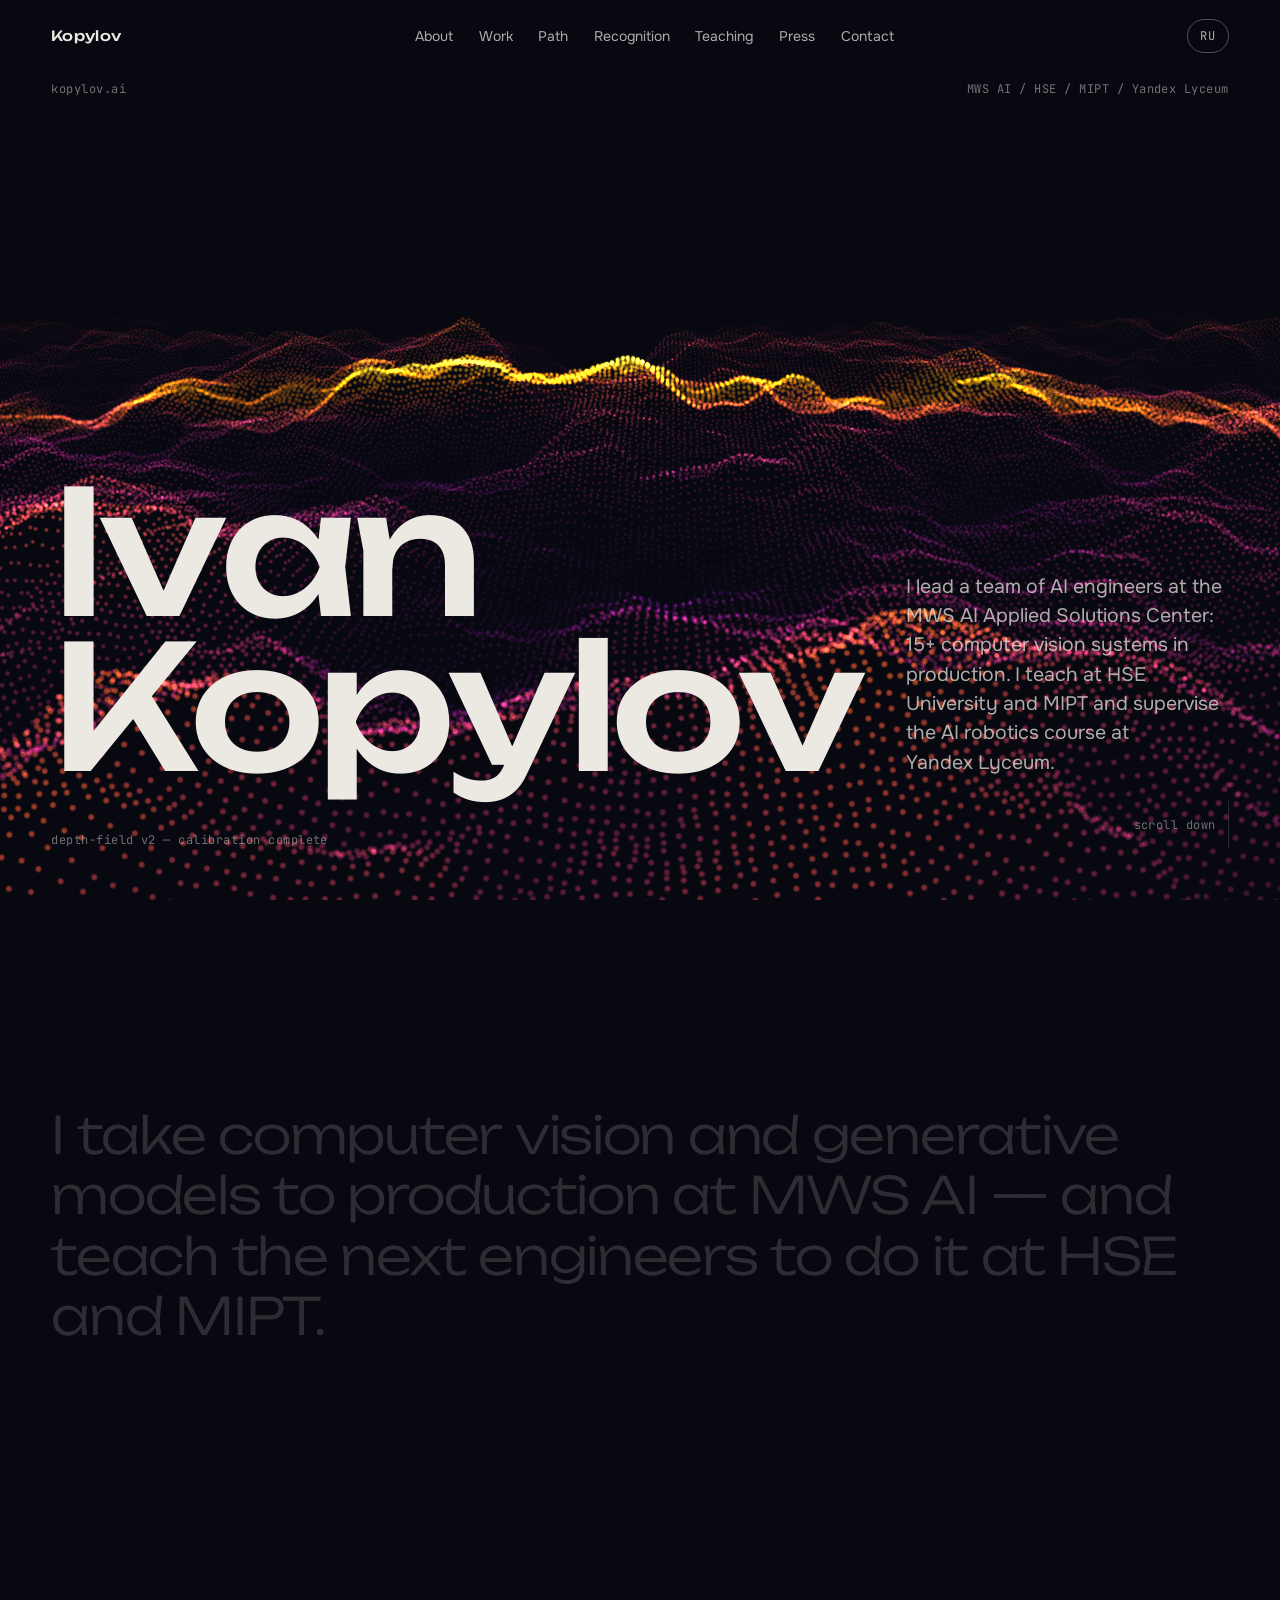
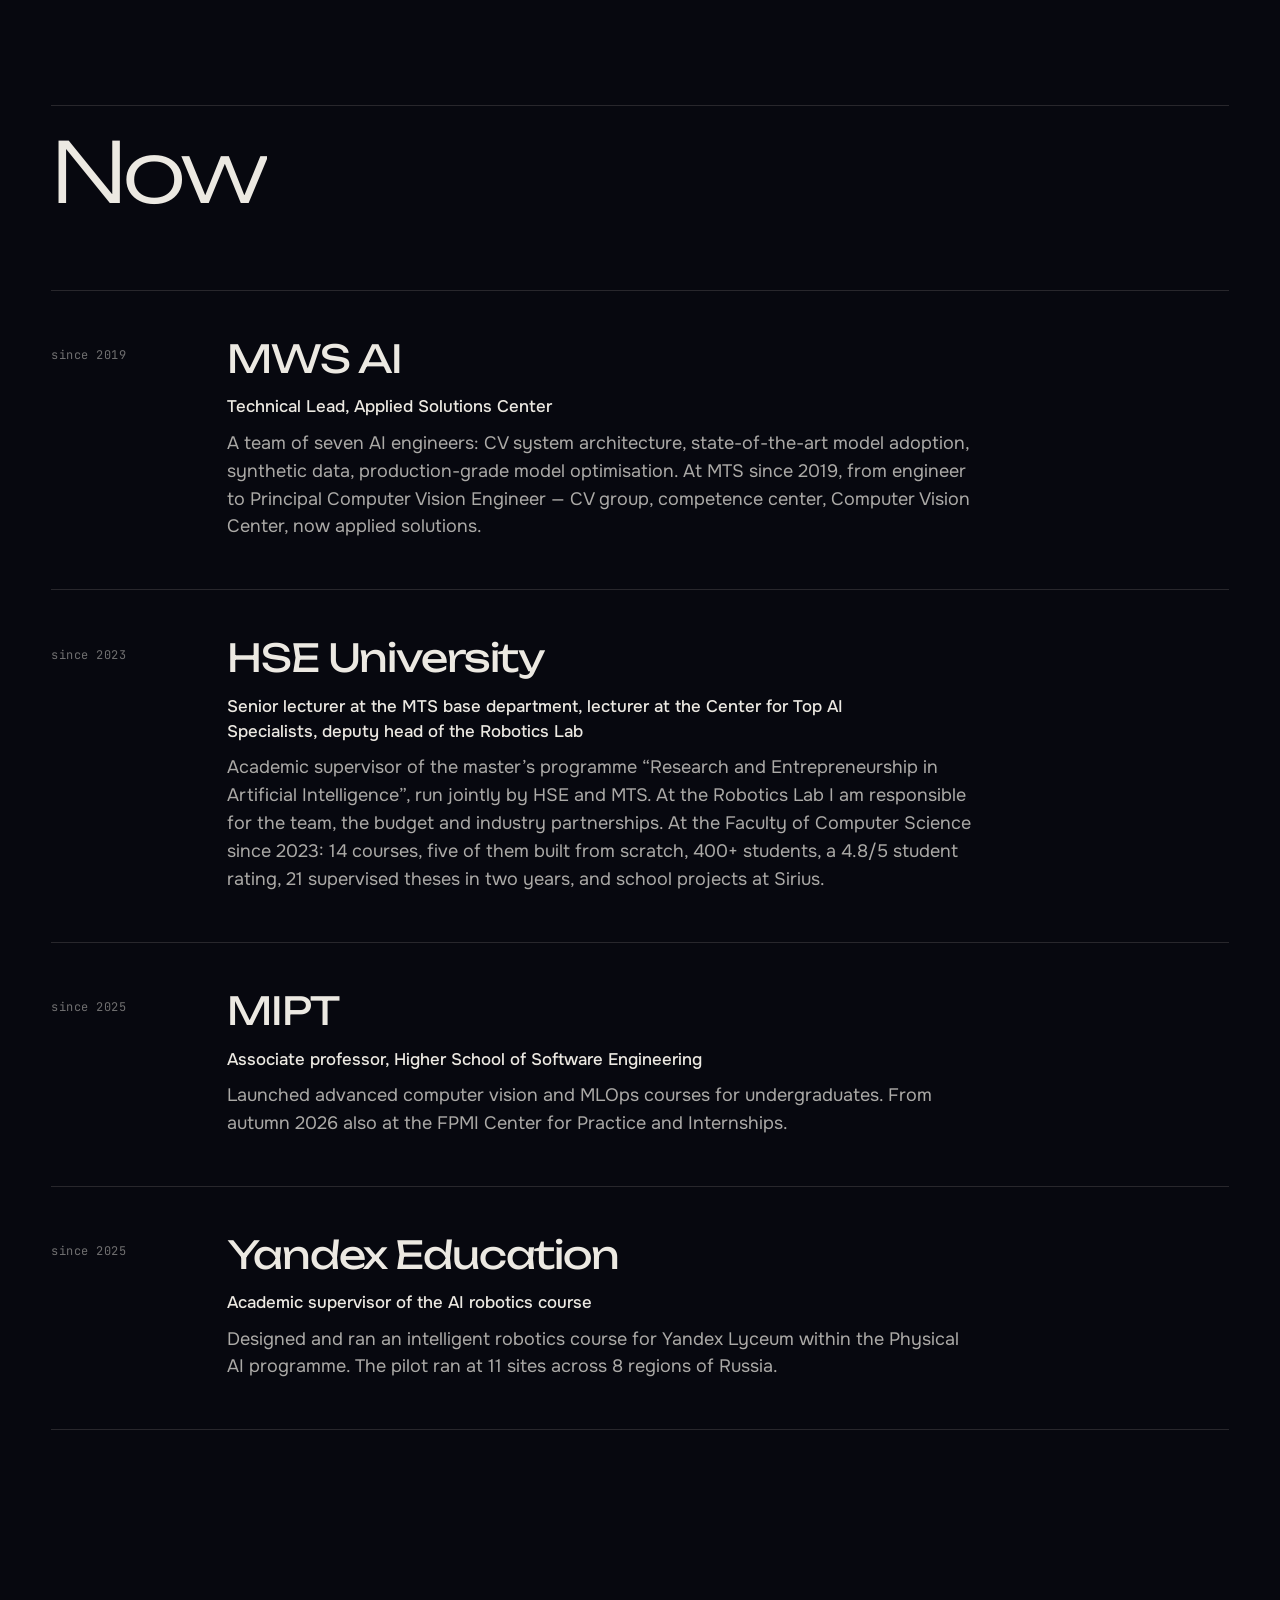
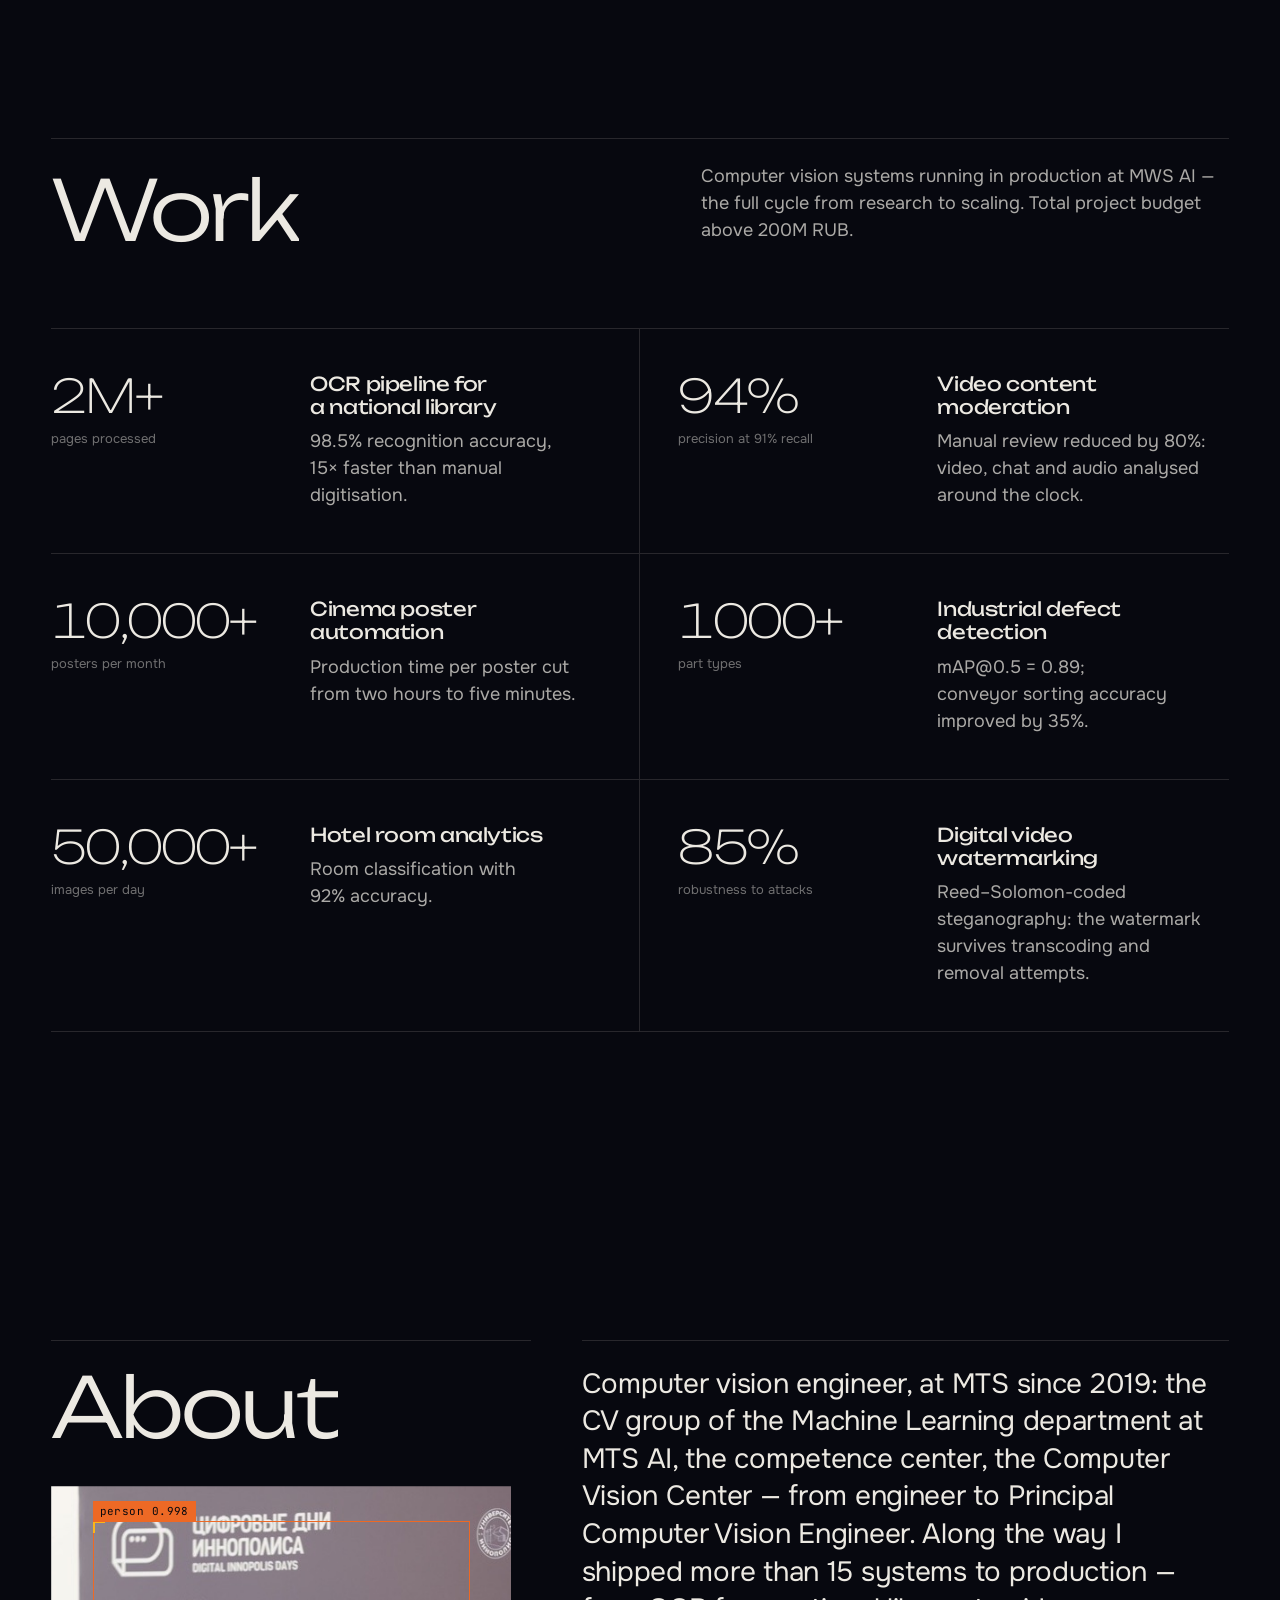
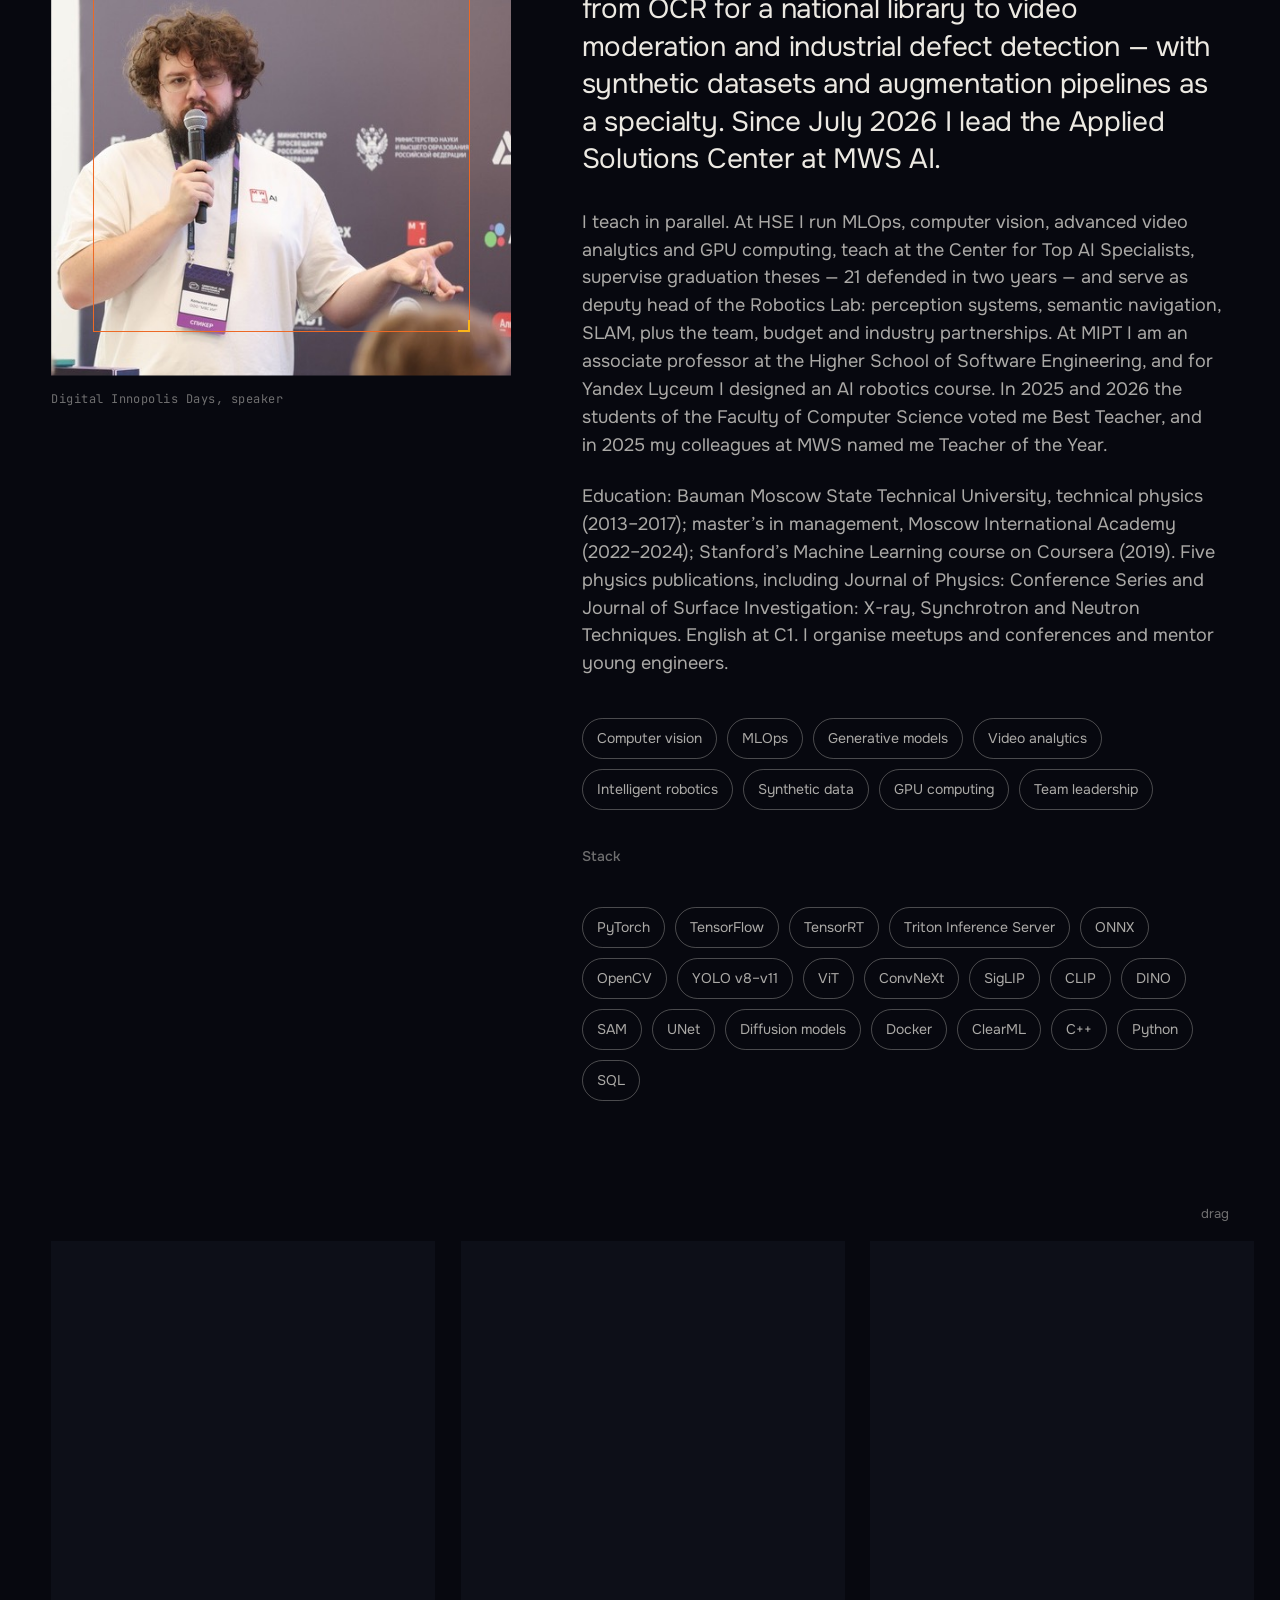
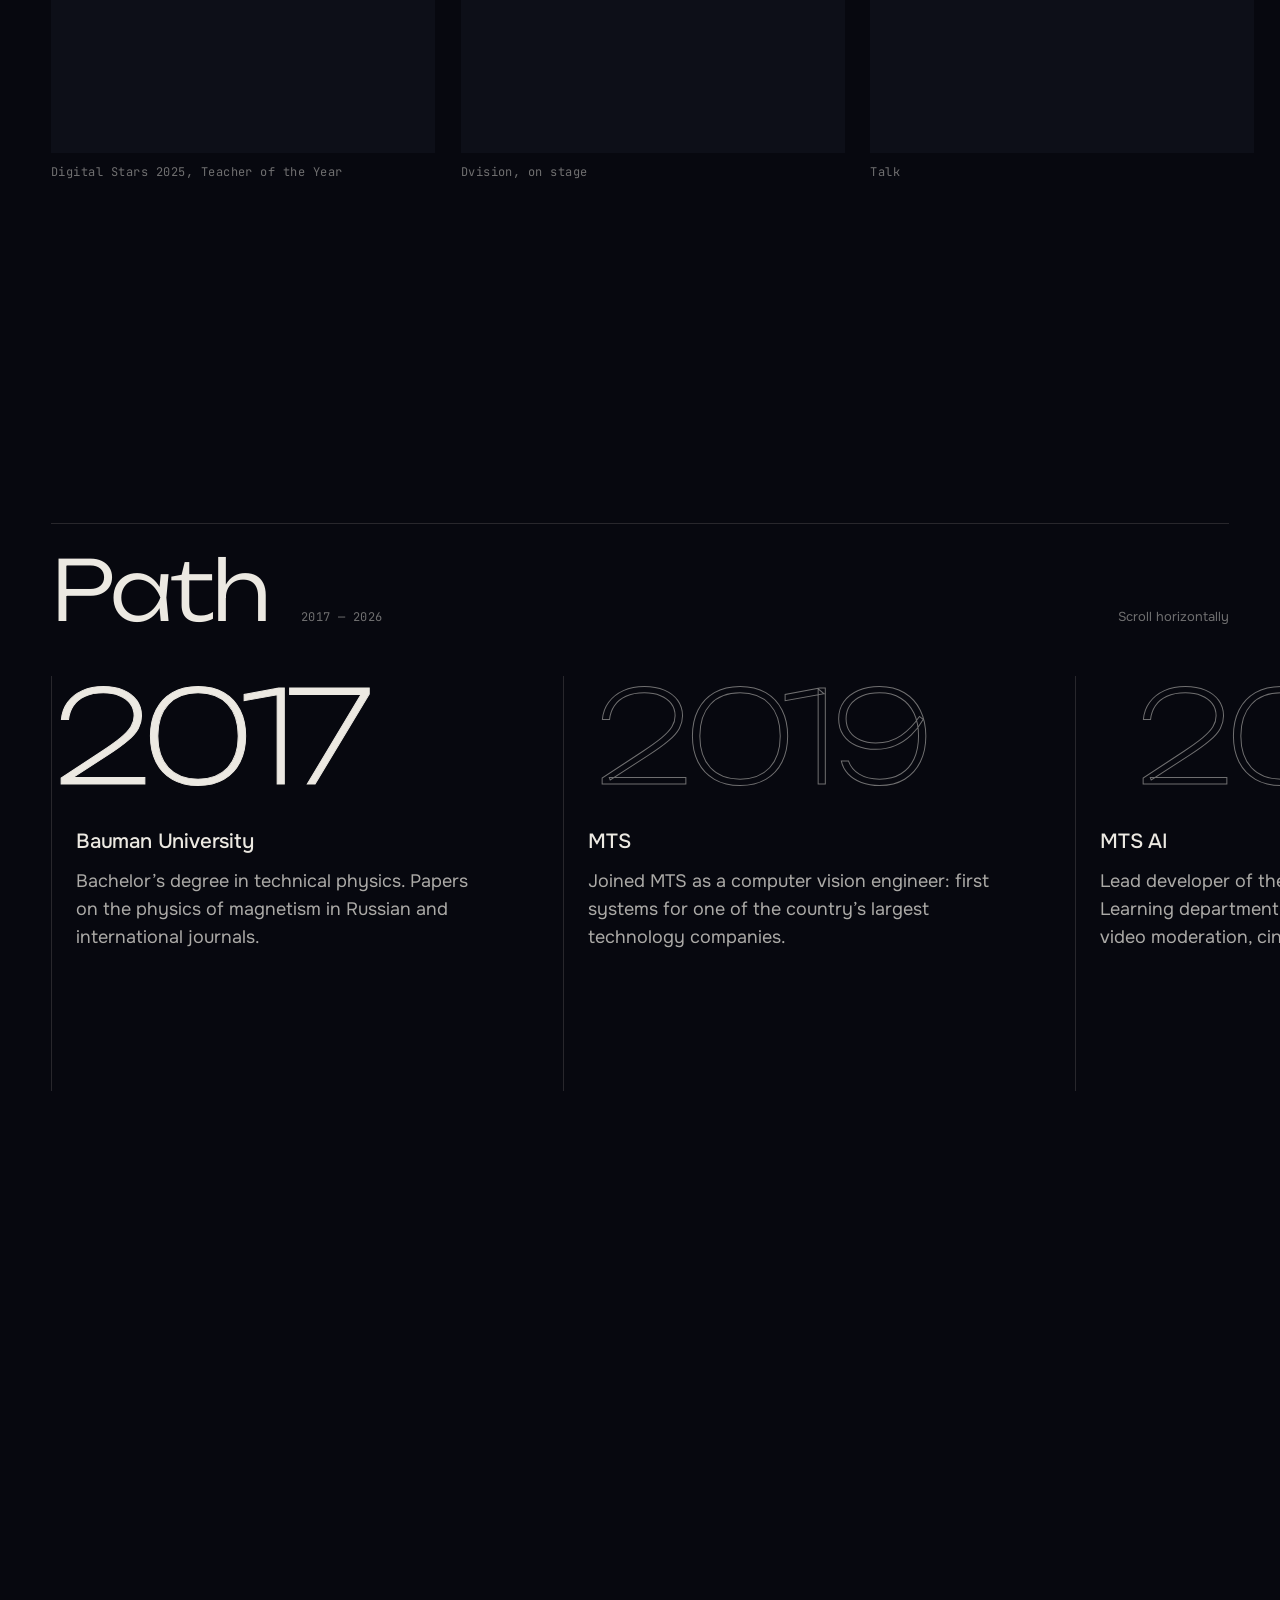
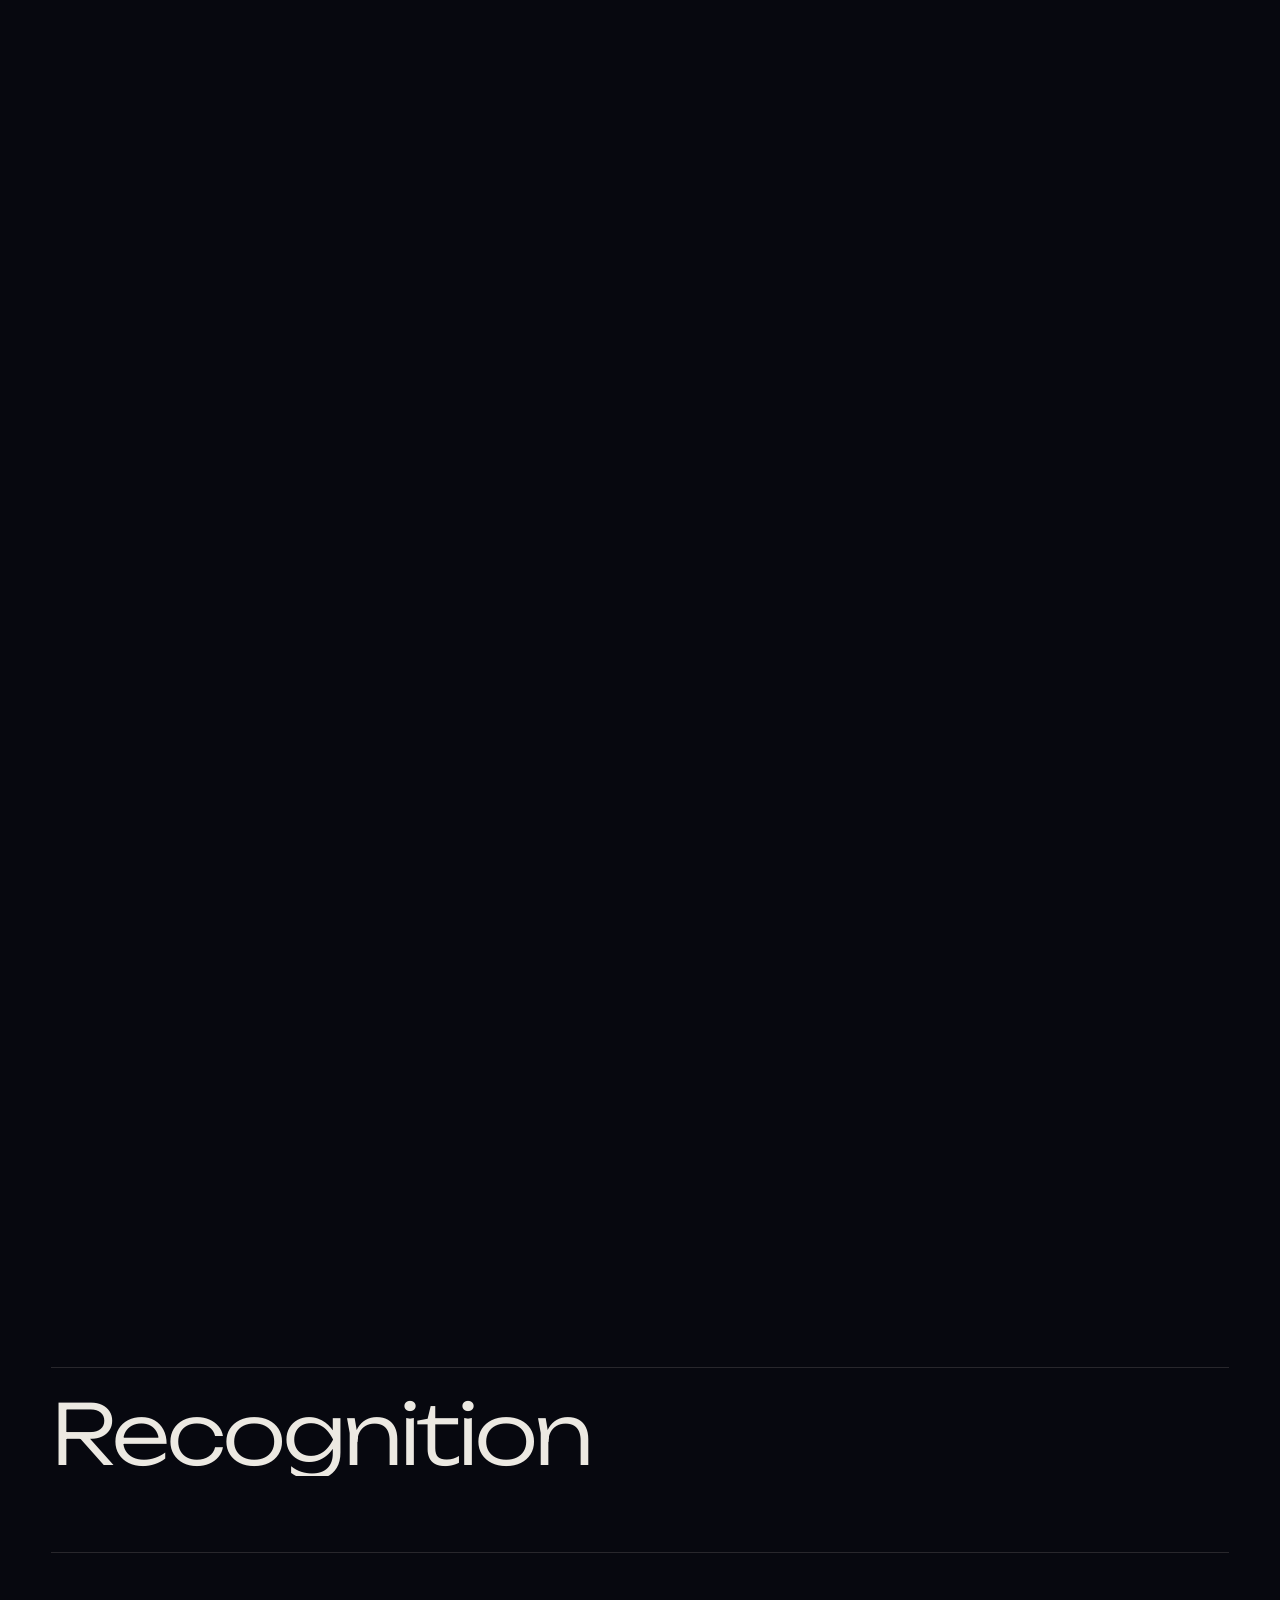
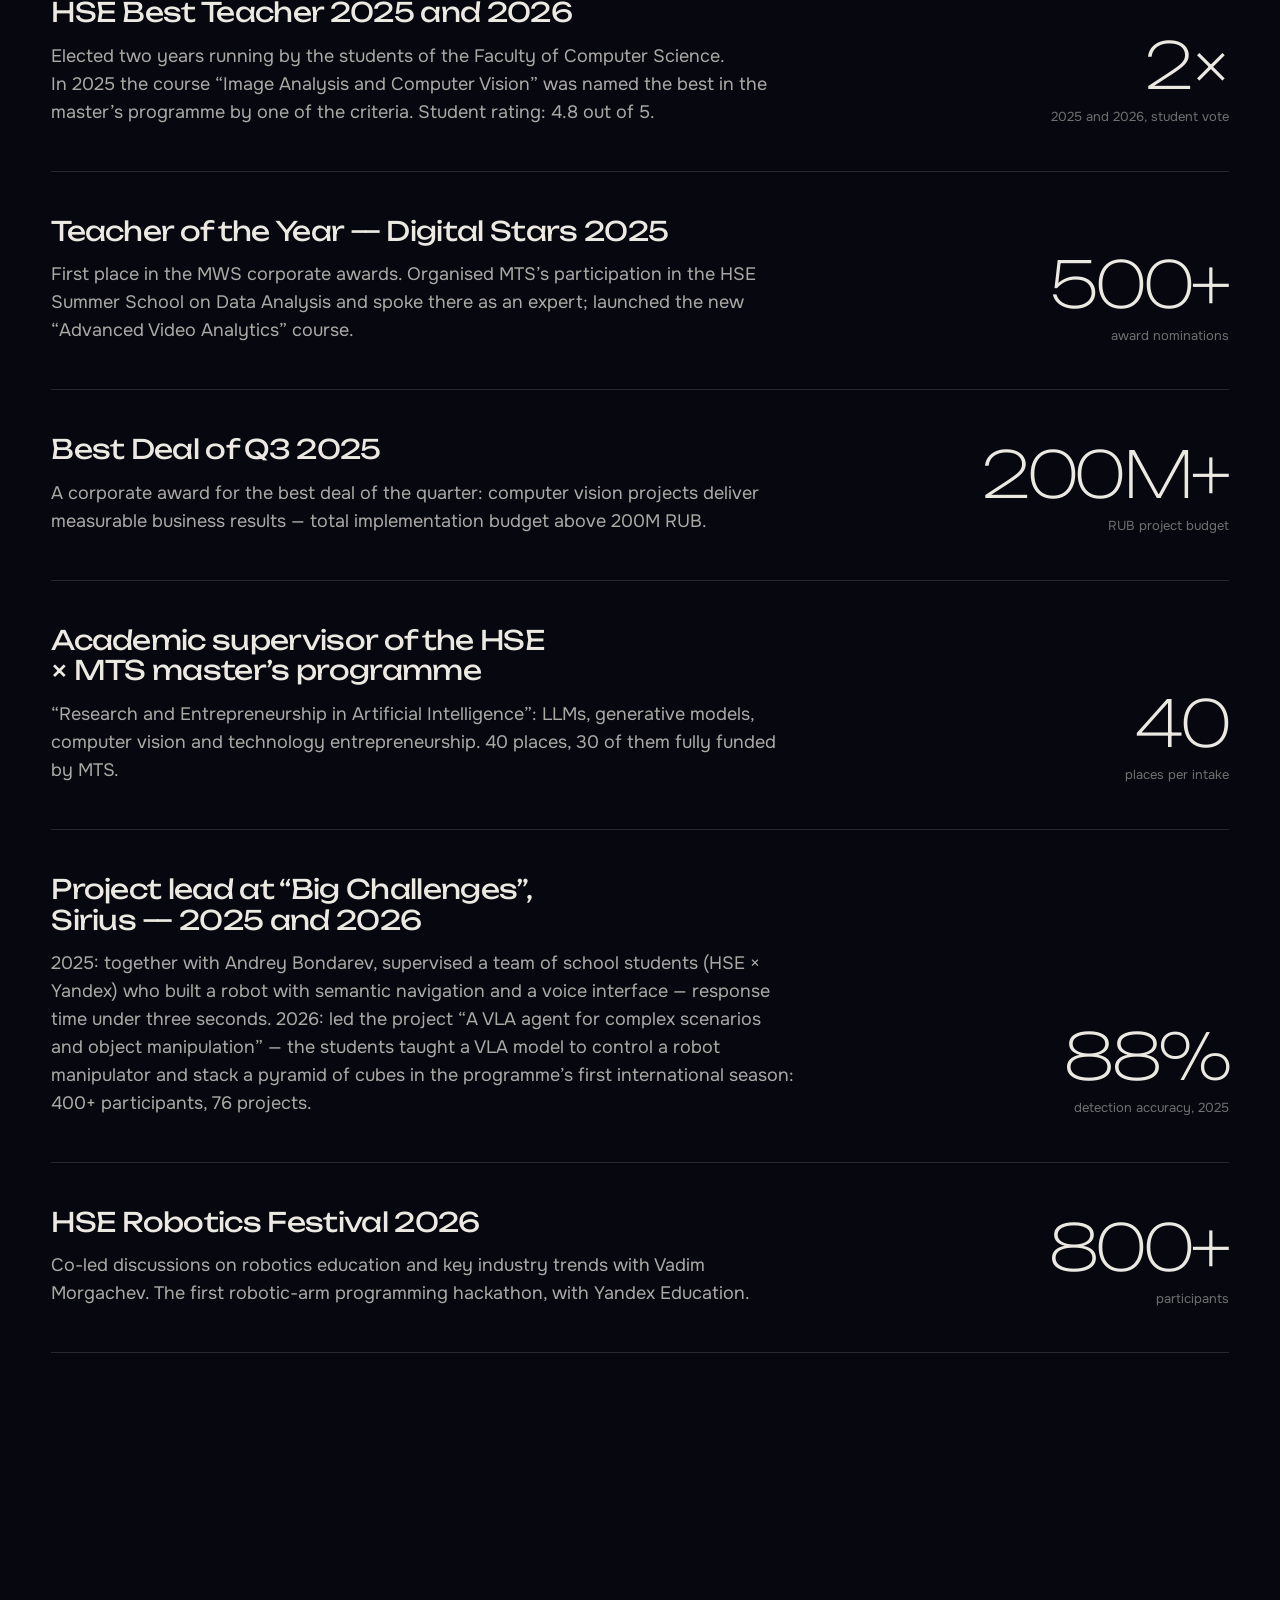
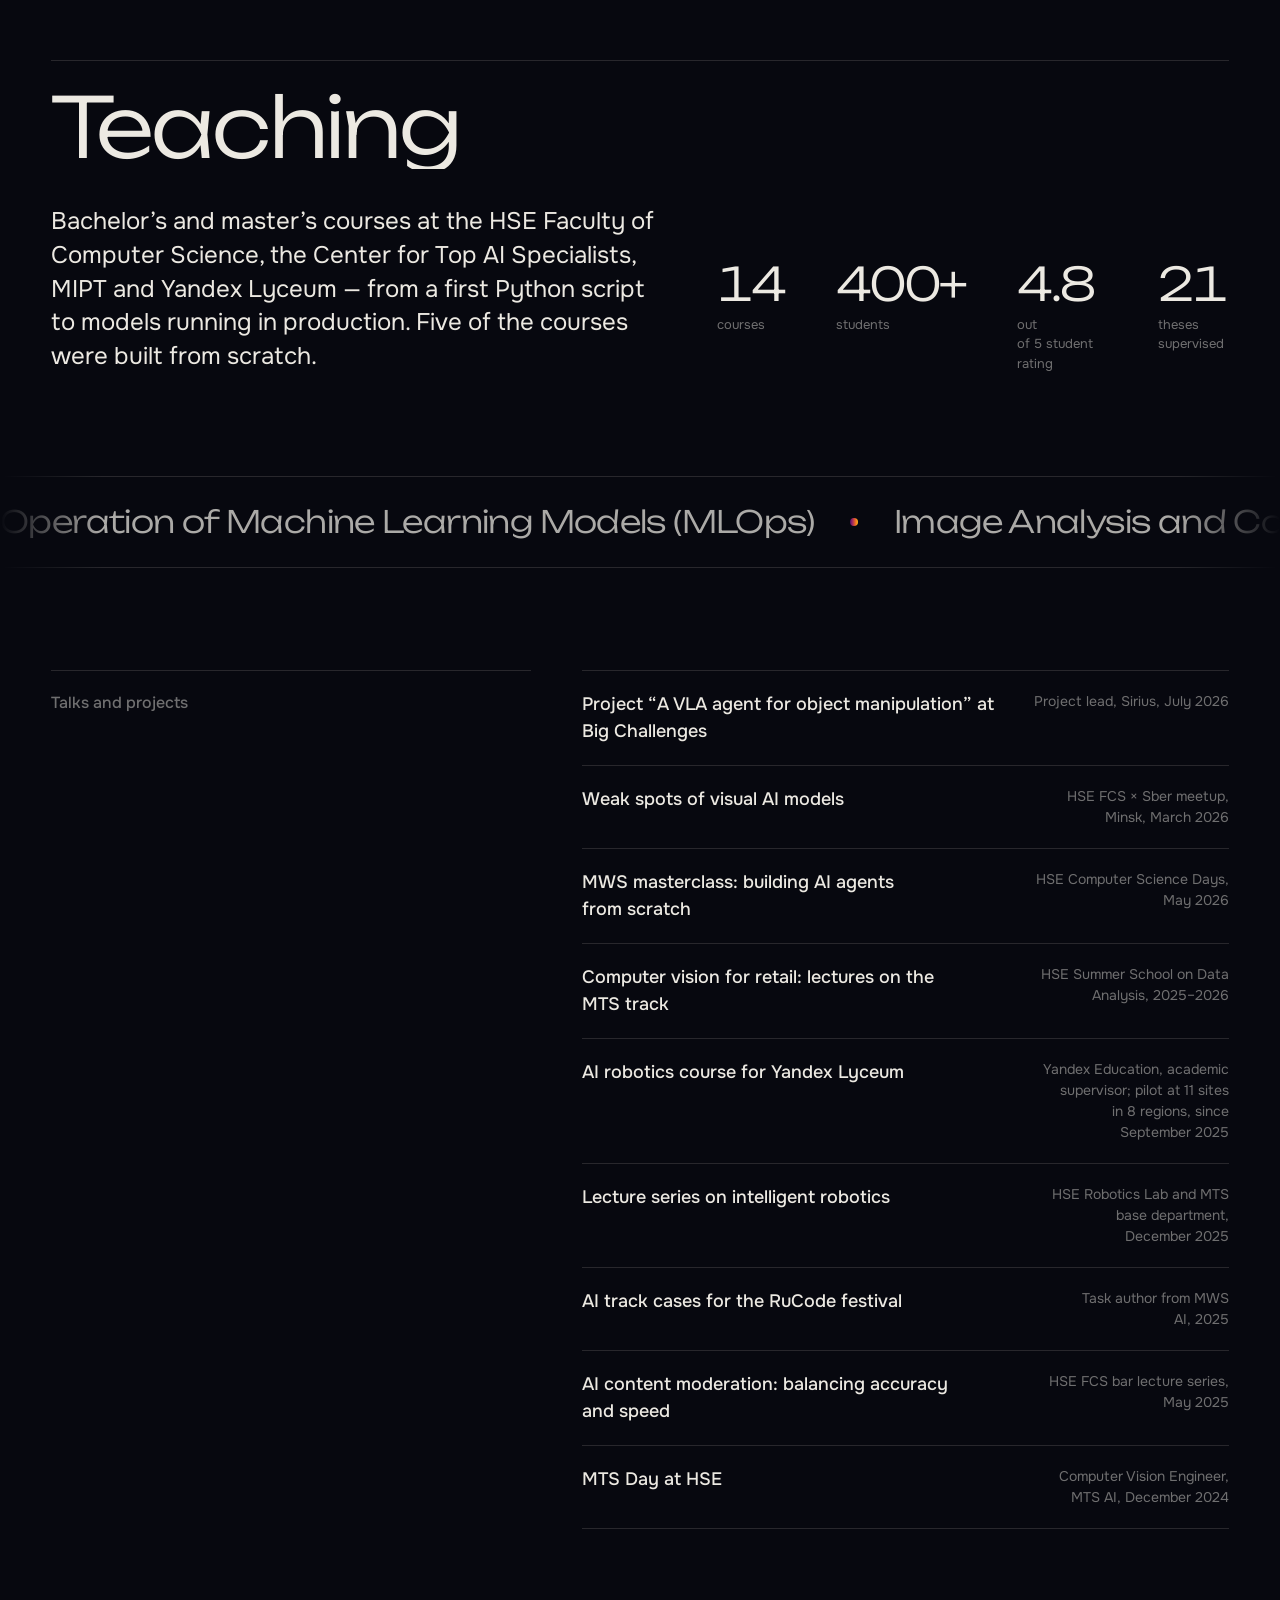
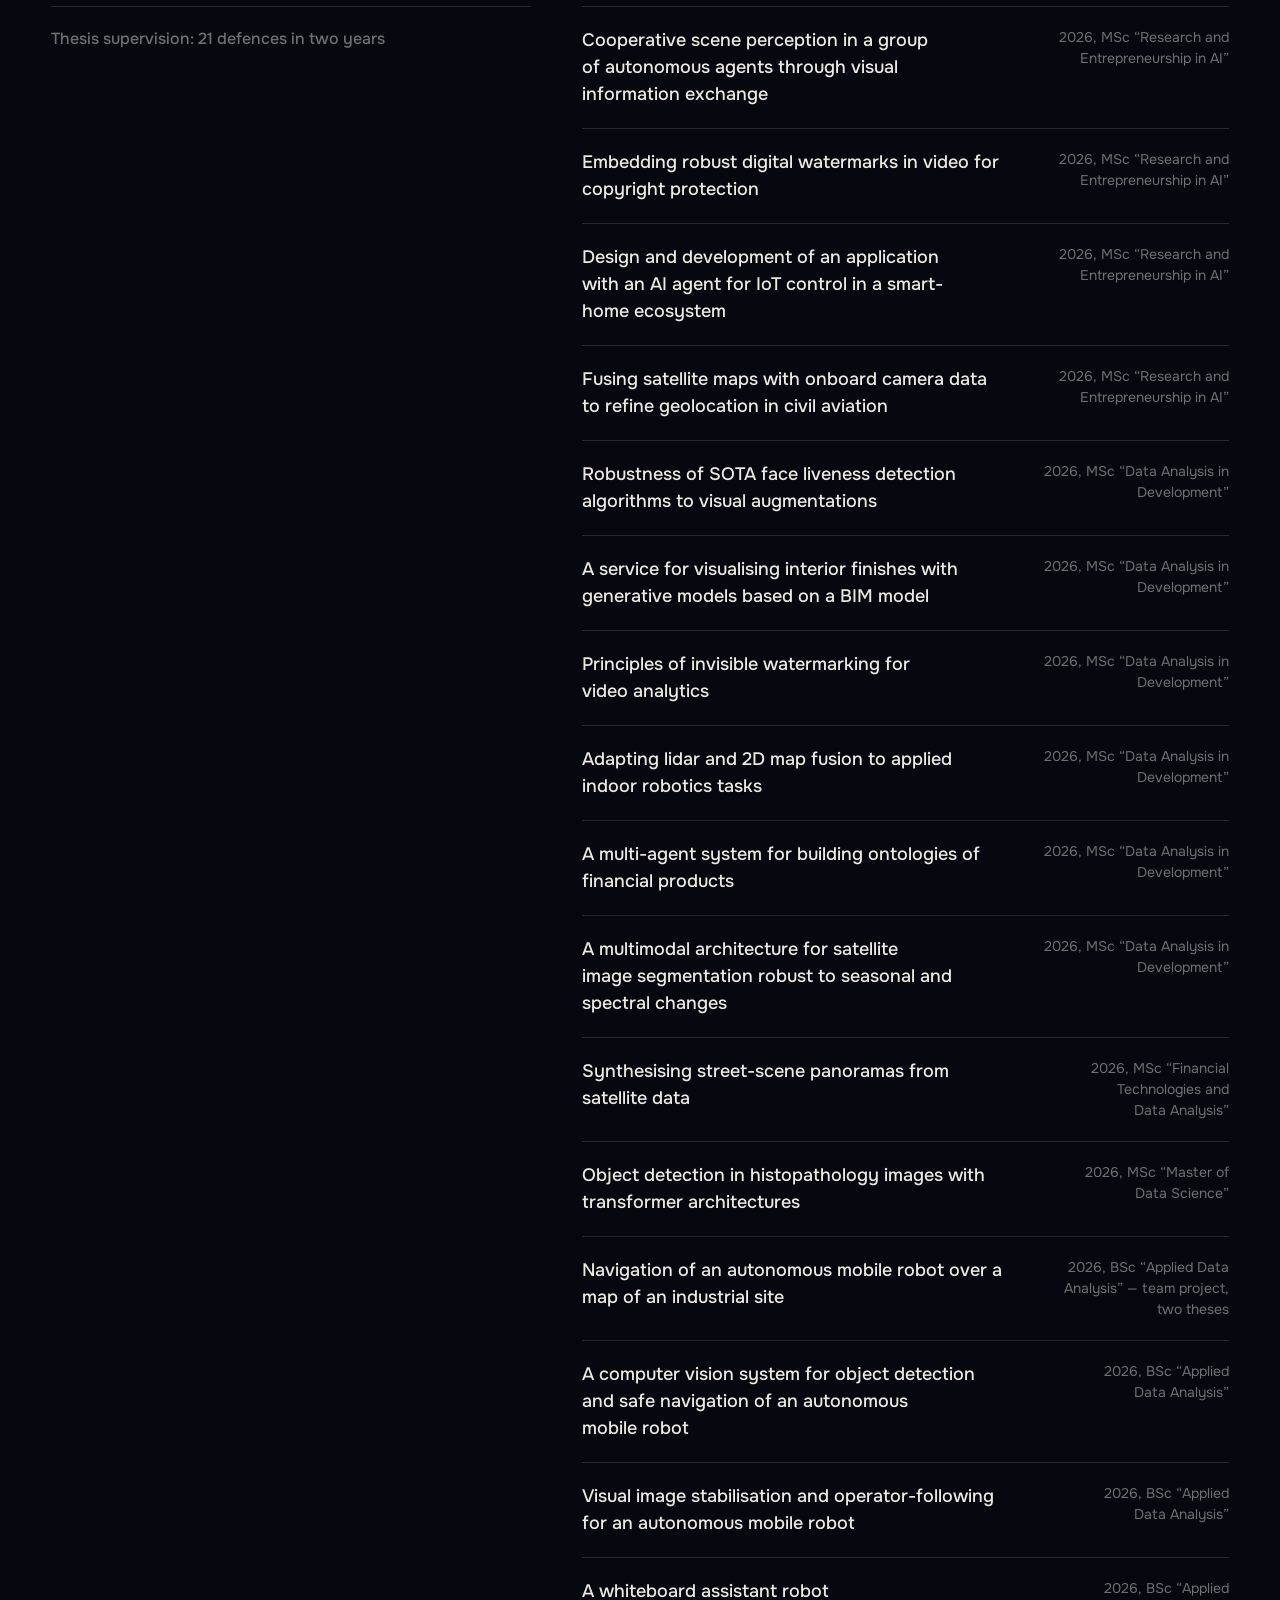
<file: en/index.html>
<!doctype html>
<html lang="en">
<head>
  <meta charset="utf-8">
  <meta name="viewport" content="width=device-width, initial-scale=1, viewport-fit=cover">
  
  <title>Ivan Kopylov — Technical Lead at MWS AI, lecturer at HSE University and MIPT</title>
  <meta name="description" content="Ivan Kopylov is Technical Lead of the Applied Solutions Center at MWS AI, senior lecturer at the HSE Faculty of Computer Science, associate professor at MIPT and academic supervisor of the Yandex Lyceum AI robotics course. 15+ computer vision systems in production, MLOps, intelligent robotics. HSE Best Teacher 2025 and 2026.">
  <link rel="canonical" href="https://kopylov.ai/en/">
  <link rel="alternate" hreflang="en" href="https://kopylov.ai/en/">
  <link rel="alternate" hreflang="ru" href="https://kopylov.ai/">
  <link rel="alternate" hreflang="x-default" href="https://kopylov.ai/">
  <meta property="og:type" content="profile">
  <meta property="og:title" content="Ivan Kopylov — Technical Lead at MWS AI, lecturer at HSE University and MIPT">
  <meta property="og:description" content="Ivan Kopylov is Technical Lead of the Applied Solutions Center at MWS AI, senior lecturer at the HSE Faculty of Computer Science, associate professor at MIPT and academic supervisor of the Yandex Lyceum AI robotics course. 15+ computer vision systems in production, MLOps, intelligent robotics. HSE Best Teacher 2025 and 2026.">
  <meta property="og:url" content="https://kopylov.ai/en/">
  <meta property="og:site_name" content="kopylov.ai">
  <meta property="og:locale" content="en_US">
  <meta property="og:image" content="https://kopylov.ai/og.jpg">
  <meta property="og:image:width" content="1200">
  <meta property="og:image:height" content="630">
  <meta property="og:image:alt" content="Ivan Kopylov speaking at Digital Innopolis Days">
  <meta name="twitter:card" content="summary_large_image">
  <meta name="twitter:image" content="https://kopylov.ai/og.jpg">
  <meta name="twitter:title" content="Ivan Kopylov — Technical Lead at MWS AI, lecturer at HSE University and MIPT">
  <meta name="twitter:description" content="Ivan Kopylov is Technical Lead of the Applied Solutions Center at MWS AI, senior lecturer at the HSE Faculty of Computer Science, associate professor at MIPT and academic supervisor of the Yandex Lyceum AI robotics course. 15+ computer vision systems in production, MLOps, intelligent robotics. HSE Best Teacher 2025 and 2026.">
  <link rel="icon" href="/favicon.svg" type="image/svg+xml">
  <meta name="theme-color" content="#07080f">
  <meta name="color-scheme" content="dark">
  <script>document.documentElement.classList.add('js');history.scrollRestoration='manual';</script>
  <script type="module" crossorigin src="/assets/main-DRXyNv3Y.js"></script>
  <link rel="stylesheet" crossorigin href="/assets/main-PqL-PPda.css">
</head>
<body class="is-loading">

<div class="grain" aria-hidden="true"></div>
<div class="progress" aria-hidden="true"><span class="progress__bar"></span></div>
<div class="cursor" aria-hidden="true"><span class="cursor__dot"></span><span class="cursor__ring"></span><span class="cursor__label"></span></div>

<div class="loader" id="loader" aria-hidden="true">
  <div class="loader__name"><span class="loader__mask"><span class="loader__word">Ivan</span></span><span class="loader__mask"><span class="loader__word">Kopylov</span></span></div>
  <div class="loader__meta">
    <span class="loader__label">sensor calibration</span>
    <span class="loader__count"><span class="loader__num">000</span>%</span>
  </div>
  <span class="loader__scan"></span>
</div>

<canvas class="gl" id="gl" aria-hidden="true"></canvas>

<a class="skip" href="#main">Skip to content</a>

<header class="nav" id="nav">
  <a class="nav__brand" href="#top" data-cursor="link">Kopylov</a>
  <nav class="nav__menu" aria-label="Navigation"><ul class="nav__list"><li><a class="nav__link" href="#about" data-cursor="link"><span data-decode>About</span></a></li><li><a class="nav__link" href="#work" data-cursor="link"><span data-decode>Work</span></a></li><li><a class="nav__link" href="#path" data-cursor="link"><span data-decode>Path</span></a></li><li><a class="nav__link" href="#recognition" data-cursor="link"><span data-decode>Recognition</span></a></li><li><a class="nav__link" href="#teaching" data-cursor="link"><span data-decode>Teaching</span></a></li><li><a class="nav__link" href="#press" data-cursor="link"><span data-decode>Press</span></a></li><li><a class="nav__link" href="#contact" data-cursor="link"><span data-decode>Contact</span></a></li></ul></nav>
  <div class="nav__right">
    <a class="nav__lang" href="/" title="Русская версия" data-cursor="link">RU</a>
    <button class="nav__burger" type="button" aria-expanded="false" aria-controls="menu" data-cursor="link">
      <span class="nav__burger-label" data-open="Menu" data-close="Close">Menu</span>
    </button>
  </div>
</header>

<div class="menu" id="menu" aria-hidden="true">
  <ul class="menu__list"><li><a class="menu__link" href="#about" data-cursor="link"><span data-decode>About</span></a></li><li><a class="menu__link" href="#work" data-cursor="link"><span data-decode>Work</span></a></li><li><a class="menu__link" href="#path" data-cursor="link"><span data-decode>Path</span></a></li><li><a class="menu__link" href="#recognition" data-cursor="link"><span data-decode>Recognition</span></a></li><li><a class="menu__link" href="#teaching" data-cursor="link"><span data-decode>Teaching</span></a></li><li><a class="menu__link" href="#press" data-cursor="link"><span data-decode>Press</span></a></li><li><a class="menu__link" href="#contact" data-cursor="link"><span data-decode>Contact</span></a></li></ul>
  <div class="menu__foot">
    <a class="menu__lang" href="/">RU</a>
    <span class="menu__domain">kopylov.ai</span>
  </div>
</div>

<main id="main">
  <section class="hero" id="top">
    <div class="hud" aria-hidden="true">
      <span class="hud__item hud__item--tl" data-decode>kopylov.ai</span>
      <span class="hud__item hud__item--tr" data-decode>MWS AI / HSE / MIPT / Yandex Lyceum</span>
      <span class="hud__item hud__item--bl" data-decode>depth-field v2 — calibration complete</span>
      <span class="hud__item hud__item--br"><span data-decode>scroll down</span><span class="hud__scroll"></span></span>
    </div>
    <h1 class="hero__name"><span class="hero__line" data-bbox="person 0.998"><span class="hero__mask"><span class="hero__word">Ivan</span></span></span><span class="hero__line" data-bbox="kopylov 0.997"><span class="hero__mask"><span class="hero__word">Kopylov</span></span></span></h1>
    <p class="hero__role">I lead a team of AI engineers at the MWS AI Applied Solutions Center: 15+ computer vision systems in production. I teach at HSE University and MIPT and supervise the AI robotics course at Yandex Lyceum.</p>
  </section>

  <section class="statement" aria-label="In short">
    <p class="statement__text">I take computer vision and generative models to production at MWS AI — and teach the next engineers to do it at HSE and MIPT.</p>
  </section>

  <section class="now" id="about">
    <div class="section__head"><h2 class="section__title">Now</h2></div>
    <ul class="roles">
      <li class="role" data-reveal>
        <span class="role__since">since 2019</span>
        <div class="role__body">
          <h3 class="role__org">MWS AI</h3>
          <p class="role__title">Technical Lead, Applied Solutions Center</p>
          <p class="role__desc">A team of seven AI engineers: CV system architecture, state-of-the-art model adoption, synthetic data, production-grade model optimisation. At MTS since 2019, from engineer to Principal Computer Vision Engineer — CV group, competence center, Computer Vision Center, now applied solutions.</p>
        </div>
      </li>
      <li class="role" data-reveal>
        <span class="role__since">since 2023</span>
        <div class="role__body">
          <h3 class="role__org">HSE University</h3>
          <p class="role__title">Senior lecturer at the MTS base department, lecturer at the Center for Top AI Specialists, deputy head of the Robotics Lab</p>
          <p class="role__desc">Academic supervisor of the master’s programme “Research and Entrepreneurship in Artificial Intelligence”, run jointly by HSE and MTS. At the Robotics Lab I am responsible for the team, the budget and industry partnerships. At the Faculty of Computer Science since 2023: 14 courses, five of them built from scratch, 400+ students, a 4.8/5 student rating, 21 supervised theses in two years, and school projects at Sirius.</p>
        </div>
      </li>
      <li class="role" data-reveal>
        <span class="role__since">since 2025</span>
        <div class="role__body">
          <h3 class="role__org">MIPT</h3>
          <p class="role__title">Associate professor, Higher School of Software Engineering</p>
          <p class="role__desc">Launched advanced computer vision and MLOps courses for undergraduates. From autumn 2026 also at the FPMI Center for Practice and Internships.</p>
        </div>
      </li>
      <li class="role" data-reveal>
        <span class="role__since">since 2025</span>
        <div class="role__body">
          <h3 class="role__org">Yandex Education</h3>
          <p class="role__title">Academic supervisor of the AI robotics course</p>
          <p class="role__desc">Designed and ran an intelligent robotics course for Yandex Lyceum within the Physical AI programme. The pilot ran at 11 sites across 8 regions of Russia.</p>
        </div>
      </li>
    </ul>
  </section>

  <section class="work" id="work">
    <div class="section__head section__head--split">
      <h2 class="section__title">Work</h2>
      <p class="work__lead">Computer vision systems running in production at MWS AI — the full cycle from research to scaling. Total project budget above 200M RUB.</p>
    </div>
    <ul class="cases">
      <li class="case" data-reveal>
        <div class="case__metric">
          <span class="case__value"><span data-count="2">0</span>M+</span>
          <span class="case__label">pages processed</span>
        </div>
        <div class="case__body">
          <h3 class="case__name">OCR pipeline for a national library</h3>
          <p class="case__text">98.5% recognition accuracy, 15× faster than manual digitisation.</p>
        </div>
      </li>
      <li class="case" data-reveal>
        <div class="case__metric">
          <span class="case__value"><span data-count="94">0</span>%</span>
          <span class="case__label">precision at 91% recall</span>
        </div>
        <div class="case__body">
          <h3 class="case__name">Video content moderation</h3>
          <p class="case__text">Manual review reduced by 80%: video, chat and audio analysed around the clock.</p>
        </div>
      </li>
      <li class="case" data-reveal>
        <div class="case__metric">
          <span class="case__value"><span data-count="10000">0</span>+</span>
          <span class="case__label">posters per month</span>
        </div>
        <div class="case__body">
          <h3 class="case__name">Cinema poster automation</h3>
          <p class="case__text">Production time per poster cut from two hours to five minutes.</p>
        </div>
      </li>
      <li class="case" data-reveal>
        <div class="case__metric">
          <span class="case__value"><span data-count="1000">0</span>+</span>
          <span class="case__label">part types</span>
        </div>
        <div class="case__body">
          <h3 class="case__name">Industrial defect detection</h3>
          <p class="case__text">mAP@0.5 = 0.89; conveyor sorting accuracy improved by 35%.</p>
        </div>
      </li>
      <li class="case" data-reveal>
        <div class="case__metric">
          <span class="case__value"><span data-count="50000">0</span>+</span>
          <span class="case__label">images per day</span>
        </div>
        <div class="case__body">
          <h3 class="case__name">Hotel room analytics</h3>
          <p class="case__text">Room classification with 92% accuracy.</p>
        </div>
      </li>
      <li class="case" data-reveal>
        <div class="case__metric">
          <span class="case__value"><span data-count="85">0</span>%</span>
          <span class="case__label">robustness to attacks</span>
        </div>
        <div class="case__body">
          <h3 class="case__name">Digital video watermarking</h3>
          <p class="case__text">Reed–Solomon-coded steganography: the watermark survives transcoding and removal attempts.</p>
        </div>
      </li>
    </ul>
  </section>

  <section class="about">
    <div class="about__grid">
      <div class="about__aside">
        <div class="section__head"><h2 class="section__title">About</h2></div>
        <figure class="portrait" data-portrait>
          <div class="portrait__frame">
            <img class="portrait__img" src="/photos/portrait.jpg" alt="Ivan Kopylov with a microphone on stage at Digital Innopolis Days" width="564" height="600" loading="eager" decoding="async">
            <span class="portrait__box" aria-hidden="true"><span class="portrait__tag">person 0.998</span></span>
          </div>
          <figcaption class="portrait__cap">Digital Innopolis Days, speaker</figcaption>
        </figure>
      </div>
      <div class="about__body">
        <p class="about__p" data-reveal>Computer vision engineer, at MTS since 2019: the CV group of the Machine Learning department at MTS AI, the competence center, the Computer Vision Center — from engineer to Principal Computer Vision Engineer. Along the way I shipped more than 15 systems to production — from OCR for a national library to video moderation and industrial defect detection — with synthetic datasets and augmentation pipelines as a specialty. Since July 2026 I lead the Applied Solutions Center at MWS AI.</p>
        <p class="about__p" data-reveal>I teach in parallel. At HSE I run MLOps, computer vision, advanced video analytics and GPU computing, teach at the Center for Top AI Specialists, supervise graduation theses — 21 defended in two years — and serve as deputy head of the Robotics Lab: perception systems, semantic navigation, SLAM, plus the team, budget and industry partnerships. At MIPT I am an associate professor at the Higher School of Software Engineering, and for Yandex Lyceum I designed an AI robotics course. In 2025 and 2026 the students of the Faculty of Computer Science voted me Best Teacher, and in 2025 my colleagues at MWS named me Teacher of the Year.</p>
        <p class="about__p" data-reveal>Education: Bauman Moscow State Technical University, technical physics (2013–2017); master’s in management, Moscow International Academy (2022–2024); Stanford’s Machine Learning course on Coursera (2019). Five physics publications, including Journal of Physics: Conference Series and Journal of Surface Investigation: X-ray, Synchrotron and Neutron Techniques. English at C1. I organise meetups and conferences and mentor young engineers.</p>
        <ul class="tags" data-reveal><li class="tag">Computer vision</li><li class="tag">MLOps</li><li class="tag">Generative models</li><li class="tag">Video analytics</li><li class="tag">Intelligent robotics</li><li class="tag">Synthetic data</li><li class="tag">GPU computing</li><li class="tag">Team leadership</li></ul>
        <h3 class="about__sub">Stack</h3><ul class="tags tags--stack" data-reveal><li class="tag">PyTorch</li><li class="tag">TensorFlow</li><li class="tag">TensorRT</li><li class="tag">Triton Inference Server</li><li class="tag">ONNX</li><li class="tag">OpenCV</li><li class="tag">YOLO v8–v11</li><li class="tag">ViT</li><li class="tag">ConvNeXt</li><li class="tag">SigLIP</li><li class="tag">CLIP</li><li class="tag">DINO</li><li class="tag">SAM</li><li class="tag">UNet</li><li class="tag">Diffusion models</li><li class="tag">Docker</li><li class="tag">ClearML</li><li class="tag">C++</li><li class="tag">Python</li><li class="tag">SQL</li></ul>
      </div>
    </div>
    <div class="strip" data-strip tabindex="0" aria-label="Photos from talks and events" data-cursor="read" data-cursor-label="drag">
      <p class="strip__hint" aria-hidden="true">drag</p>
      <ul class="strip__track"><li class="strip__item" data-reveal><figure class="strip__fig"><div class="strip__frame"><img class="strip__img" src="/photos/digital-stars.jpg" alt="Ivan Kopylov with the Teacher of the Year award at the Digital Stars 2025 ceremony" width="560" height="747" loading="lazy" decoding="async" draggable="false"></div><figcaption class="strip__cap">Digital Stars 2025, Teacher of the Year</figcaption></figure></li><li class="strip__item" data-reveal><figure class="strip__fig"><div class="strip__frame"><img class="strip__img" src="/photos/stage.jpg" alt="Ivan Kopylov on stage at the Dvision meetup" width="724" height="1086" loading="lazy" decoding="async" draggable="false"></div><figcaption class="strip__cap">Dvision, on stage</figcaption></figure></li><li class="strip__item" data-reveal><figure class="strip__fig"><div class="strip__frame"><img class="strip__img" src="/photos/lecture.jpg" alt="Ivan Kopylov speaking with a microphone in a loft venue" width="724" height="965" loading="lazy" decoding="async" draggable="false"></div><figcaption class="strip__cap">Talk</figcaption></figure></li><li class="strip__item" data-reveal><figure class="strip__fig"><div class="strip__frame"><img class="strip__img" src="/photos/podcast.jpg" alt="Ivan Kopylov recording a podcast" width="499" height="665" loading="lazy" decoding="async" draggable="false"></div><figcaption class="strip__cap">Podcast recording</figcaption></figure></li><li class="strip__item" data-reveal><figure class="strip__fig"><div class="strip__frame"><img class="strip__img" src="/photos/discussion.jpg" alt="Ivan Kopylov with a microphone among discussion participants" width="540" height="720" loading="lazy" decoding="async" draggable="false"></div><figcaption class="strip__cap">Discussion</figcaption></figure></li><li class="strip__item" data-reveal><figure class="strip__fig"><div class="strip__frame"><img class="strip__img" src="/photos/graduation.jpg" alt="Ivan Kopylov in an academic gown at the HSE graduation" width="460" height="613" loading="lazy" decoding="async" draggable="false"></div><figcaption class="strip__cap">Graduation, HSE</figcaption></figure></li><li class="strip__item" data-reveal><figure class="strip__fig"><div class="strip__frame"><img class="strip__img" src="/photos/dvision.jpg" alt="Ivan Kopylov at the Dvision meetup venue" width="724" height="1086" loading="lazy" decoding="async" draggable="false"></div><figcaption class="strip__cap">Dvision, computer vision meetup</figcaption></figure></li><li class="strip__item" data-reveal><figure class="strip__fig"><div class="strip__frame"><img class="strip__img" src="/photos/neon.jpg" alt="Ivan Kopylov with a phone in neon light" width="724" height="1086" loading="lazy" decoding="async" draggable="false"></div><figcaption class="strip__cap">Between sessions</figcaption></figure></li><li class="strip__item" data-reveal><figure class="strip__fig"><div class="strip__frame"><img class="strip__img" src="/photos/talk.jpg" alt="Ivan Kopylov in conversation at a reception" width="450" height="724" loading="lazy" decoding="async" draggable="false"></div><figcaption class="strip__cap">On the sidelines</figcaption></figure></li><li class="strip__item" data-reveal><figure class="strip__fig"><div class="strip__frame"><img class="strip__img" src="/photos/selfie.jpg" alt="Ivan Kopylov, self-portrait" width="900" height="1200" loading="lazy" decoding="async" draggable="false"></div><figcaption class="strip__cap">Self-portrait</figcaption></figure></li></ul>
    </div>
  </section>

  <section class="path" id="path">
    <div class="path__inner">
      <div class="path__head">
        <h2 class="section__title">Path</h2>
        <span class="path__range">2017 — 2026</span>
        <span class="path__hint">Scroll horizontally</span>
      </div>
      <div class="path__track">
        <article class="milestone">
          <span class="milestone__year">2017</span>
          <h3 class="milestone__title">Bauman University</h3>
          <p class="milestone__text">Bachelor’s degree in technical physics. Papers on the physics of magnetism in Russian and international journals.</p>
        </article>
        <article class="milestone">
          <span class="milestone__year">2019</span>
          <h3 class="milestone__title">MTS</h3>
          <p class="milestone__text">Joined MTS as a computer vision engineer: first systems for one of the country’s largest technology companies.</p>
        </article>
        <article class="milestone">
          <span class="milestone__year">2020</span>
          <h3 class="milestone__title">MTS AI</h3>
          <p class="milestone__text">Lead developer of the CV group, Machine Learning department: OCR for a national library, video moderation, cinema poster automation.</p>
        </article>
        <article class="milestone">
          <span class="milestone__year">2022</span>
          <h3 class="milestone__title">CV competence center</h3>
          <p class="milestone__text">Lead developer of the computer vision competence center at MTS AI: industrial defect detection, image analytics.</p>
        </article>
        <article class="milestone">
          <span class="milestone__year">2023</span>
          <h3 class="milestone__title">HSE Faculty of Computer Science</h3>
          <p class="milestone__text">From March — lecturer at the Faculty of Computer Science: Computer Vision, C++ and Python, in English.</p>
        </article>
        <article class="milestone">
          <span class="milestone__year">2024</span>
          <h3 class="milestone__title">Senior lecturer</h3>
          <p class="milestone__text">Big Data and Information Retrieval School, HSE. Courses “Operation of Machine Learning Models” and “Image Analysis and Computer Vision”. Master’s in management. MTS Day at HSE.</p>
        </article>
        <article class="milestone">
          <span class="milestone__year">2025</span>
          <h3 class="milestone__title">A year of recognition</h3>
          <p class="milestone__text">HSE Best Teacher by student vote, Teacher of the Year at the MWS Digital Stars awards and Best Deal of Q3. Associate professor at MIPT; an AI robotics course for Yandex Lyceum — a pilot at 11 sites in 8 regions. A voice-controlled robot built at Sirius.</p>
        </article>
        <article class="milestone">
          <span class="milestone__year">2026</span>
          <h3 class="milestone__title">Technical Lead</h3>
          <p class="milestone__text">Computer Vision Center, then the Applied Solutions Center at MWS AI. At HSE — deputy head of the Robotics Lab, academic supervisor of the HSE × MTS master’s programme and lecturer at the Center for Top AI Specialists. HSE Best Teacher for the second year running. 17 thesis students and a VLA-model project at “Big Challenges” in Sirius.</p>
        </article>
      </div>
    </div>
  </section>

  <section class="recognition" id="recognition">
    <div class="section__head"><h2 class="section__title">Recognition</h2></div>
    <ul class="awards">
      <li class="award" data-reveal>
        <div class="award__body">
          <h3 class="award__title">HSE Best Teacher 2025 and 2026</h3>
          <p class="award__desc">Elected two years running by the students of the Faculty of Computer Science. In 2025 the course “Image Analysis and Computer Vision” was named the best in the master’s programme by one of the criteria. Student rating: 4.8 out of 5.</p>
        </div>
        <div class="award__figure">
          <span class="award__value"><span data-count="2">0</span>×</span>
          <span class="award__label">2025 and 2026, student vote</span>
        </div>
      </li>
      <li class="award" data-reveal>
        <div class="award__body">
          <h3 class="award__title">Teacher of the Year — Digital Stars 2025</h3>
          <p class="award__desc">First place in the MWS corporate awards. Organised MTS’s participation in the HSE Summer School on Data Analysis and spoke there as an expert; launched the new “Advanced Video Analytics” course.</p>
        </div>
        <div class="award__figure">
          <span class="award__value"><span data-count="500">0</span>+</span>
          <span class="award__label">award nominations</span>
        </div>
      </li>
      <li class="award" data-reveal>
        <div class="award__body">
          <h3 class="award__title">Best Deal of Q3 2025</h3>
          <p class="award__desc">A corporate award for the best deal of the quarter: computer vision projects deliver measurable business results — total implementation budget above 200M RUB.</p>
        </div>
        <div class="award__figure">
          <span class="award__value"><span data-count="200">0</span>M+</span>
          <span class="award__label">RUB project budget</span>
        </div>
      </li>
      <li class="award" data-reveal>
        <div class="award__body">
          <h3 class="award__title">Academic supervisor of the HSE × MTS master’s programme</h3>
          <p class="award__desc">“Research and Entrepreneurship in Artificial Intelligence”: LLMs, generative models, computer vision and technology entrepreneurship. 40 places, 30 of them fully funded by MTS.</p>
        </div>
        <div class="award__figure">
          <span class="award__value"><span data-count="40">0</span></span>
          <span class="award__label">places per intake</span>
        </div>
      </li>
      <li class="award" data-reveal>
        <div class="award__body">
          <h3 class="award__title">Project lead at “Big Challenges”, Sirius — 2025 and 2026</h3>
          <p class="award__desc">2025: together with Andrey Bondarev, supervised a team of school students (HSE × Yandex) who built a robot with semantic navigation and a voice interface — response time under three seconds. 2026: led the project “A VLA agent for complex scenarios and object manipulation” — the students taught a VLA model to control a robot manipulator and stack a pyramid of cubes in the programme’s first international season: 400+ participants, 76 projects.</p>
        </div>
        <div class="award__figure">
          <span class="award__value"><span data-count="88">0</span>%</span>
          <span class="award__label">detection accuracy, 2025</span>
        </div>
      </li>
      <li class="award" data-reveal>
        <div class="award__body">
          <h3 class="award__title">HSE Robotics Festival 2026</h3>
          <p class="award__desc">Co-led discussions on robotics education and key industry trends with Vadim Morgachev. The first robotic-arm programming hackathon, with Yandex Education.</p>
        </div>
        <div class="award__figure">
          <span class="award__value"><span data-count="800">0</span>+</span>
          <span class="award__label">participants</span>
        </div>
      </li>
    </ul>
  </section>

  <section class="teaching" id="teaching">
    <div class="teaching__head">
      <div class="section__head"><h2 class="section__title">Teaching</h2></div>
      <div class="teaching__intro">
        <p class="teaching__lead" data-reveal>Bachelor’s and master’s courses at the HSE Faculty of Computer Science, the Center for Top AI Specialists, MIPT and Yandex Lyceum — from a first Python script to models running in production. Five of the courses were built from scratch.</p>
        <ul class="facts" data-reveal><li class="fact"><span class="fact__value">14</span><span class="fact__label">courses</span></li><li class="fact"><span class="fact__value">400+</span><span class="fact__label">students</span></li><li class="fact"><span class="fact__value">4.8</span><span class="fact__label">out of 5 student rating</span></li><li class="fact"><span class="fact__value">21</span><span class="fact__label">theses supervised</span></li></ul>
      </div>
    </div>
    <div class="ticker" aria-hidden="true"><div class="ticker__track"><span class="ticker__item">Operation of Machine Learning Models (MLOps)</span><span class="ticker__item">Image Analysis and Computer Vision</span><span class="ticker__item">Computer Vision</span><span class="ticker__item">Advanced Video Analytics</span><span class="ticker__item">Applied Video Analytics</span><span class="ticker__item">GPU Computing</span><span class="ticker__item">Additional Generative AI Architectures</span><span class="ticker__item">Intelligent Robotics</span><span class="ticker__item">Master’s Mentor Seminar</span><span class="ticker__item">Computer Vision (BSc, in English)</span><span class="ticker__item">C++ Programming Language</span><span class="ticker__item">C++ Programming (in Russian)</span><span class="ticker__item">Python Programming</span><span class="ticker__item">Introduction to Python for Data Science</span><span class="ticker__item">Operation of Machine Learning Models (MLOps)</span><span class="ticker__item">Image Analysis and Computer Vision</span><span class="ticker__item">Computer Vision</span><span class="ticker__item">Advanced Video Analytics</span><span class="ticker__item">Applied Video Analytics</span><span class="ticker__item">GPU Computing</span><span class="ticker__item">Additional Generative AI Architectures</span><span class="ticker__item">Intelligent Robotics</span><span class="ticker__item">Master’s Mentor Seminar</span><span class="ticker__item">Computer Vision (BSc, in English)</span><span class="ticker__item">C++ Programming Language</span><span class="ticker__item">C++ Programming (in Russian)</span><span class="ticker__item">Python Programming</span><span class="ticker__item">Introduction to Python for Data Science</span></div></div>
    <ul class="sr-only"><li>Operation of Machine Learning Models (MLOps)</li><li>Image Analysis and Computer Vision</li><li>Computer Vision</li><li>Advanced Video Analytics</li><li>Applied Video Analytics</li><li>GPU Computing</li><li>Additional Generative AI Architectures</li><li>Intelligent Robotics</li><li>Master’s Mentor Seminar</li><li>Computer Vision (BSc, in English)</li><li>C++ Programming Language</li><li>C++ Programming (in Russian)</li><li>Python Programming</li><li>Introduction to Python for Data Science</li></ul>
    <div class="talks">
      <h3 class="talks__title">Talks and projects</h3>
      <ul class="talks__list"><li class="talk" data-reveal><span class="talk__title">Project “A VLA agent for object manipulation” at Big Challenges</span><span class="talk__where">Project lead, Sirius, July 2026</span></li><li class="talk" data-reveal><span class="talk__title">Weak spots of visual AI models</span><span class="talk__where">HSE FCS × Sber meetup, Minsk, March 2026</span></li><li class="talk" data-reveal><span class="talk__title">MWS masterclass: building AI agents from scratch</span><span class="talk__where">HSE Computer Science Days, May 2026</span></li><li class="talk" data-reveal><span class="talk__title">Computer vision for retail: lectures on the MTS track</span><span class="talk__where">HSE Summer School on Data Analysis, 2025–2026</span></li><li class="talk" data-reveal><span class="talk__title">AI robotics course for Yandex Lyceum</span><span class="talk__where">Yandex Education, academic supervisor; pilot at 11 sites in 8 regions, since September 2025</span></li><li class="talk" data-reveal><span class="talk__title">Lecture series on intelligent robotics</span><span class="talk__where">HSE Robotics Lab and MTS base department, December 2025</span></li><li class="talk" data-reveal><span class="talk__title">AI track cases for the RuCode festival</span><span class="talk__where">Task author from MWS AI, 2025</span></li><li class="talk" data-reveal><span class="talk__title">AI content moderation: balancing accuracy and speed</span><span class="talk__where">HSE FCS bar lecture series, May 2025</span></li><li class="talk" data-reveal><span class="talk__title">MTS Day at HSE</span><span class="talk__where">Computer Vision Engineer, MTS AI, December 2024</span></li></ul>
    </div>
    <div class="talks talks--theses">
      <h3 class="talks__title">Thesis supervision: 21 defences in two years</h3>
      <ul class="talks__list"><li class="talk" data-reveal><span class="talk__title">Cooperative scene perception in a group of autonomous agents through visual information exchange</span><span class="talk__where">2026, MSc “Research and Entrepreneurship in AI”</span></li><li class="talk" data-reveal><span class="talk__title">Embedding robust digital watermarks in video for copyright protection</span><span class="talk__where">2026, MSc “Research and Entrepreneurship in AI”</span></li><li class="talk" data-reveal><span class="talk__title">Design and development of an application with an AI agent for IoT control in a smart-home ecosystem</span><span class="talk__where">2026, MSc “Research and Entrepreneurship in AI”</span></li><li class="talk" data-reveal><span class="talk__title">Fusing satellite maps with onboard camera data to refine geolocation in civil aviation</span><span class="talk__where">2026, MSc “Research and Entrepreneurship in AI”</span></li><li class="talk" data-reveal><span class="talk__title">Robustness of SOTA face liveness detection algorithms to visual augmentations</span><span class="talk__where">2026, MSc “Data Analysis in Development”</span></li><li class="talk" data-reveal><span class="talk__title">A service for visualising interior finishes with generative models based on a BIM model</span><span class="talk__where">2026, MSc “Data Analysis in Development”</span></li><li class="talk" data-reveal><span class="talk__title">Principles of invisible watermarking for video analytics</span><span class="talk__where">2026, MSc “Data Analysis in Development”</span></li><li class="talk" data-reveal><span class="talk__title">Adapting lidar and 2D map fusion to applied indoor robotics tasks</span><span class="talk__where">2026, MSc “Data Analysis in Development”</span></li><li class="talk" data-reveal><span class="talk__title">A multi-agent system for building ontologies of financial products</span><span class="talk__where">2026, MSc “Data Analysis in Development”</span></li><li class="talk" data-reveal><span class="talk__title">A multimodal architecture for satellite image segmentation robust to seasonal and spectral changes</span><span class="talk__where">2026, MSc “Data Analysis in Development”</span></li><li class="talk" data-reveal><span class="talk__title">Synthesising street-scene panoramas from satellite data</span><span class="talk__where">2026, MSc “Financial Technologies and Data Analysis”</span></li><li class="talk" data-reveal><span class="talk__title">Object detection in histopathology images with transformer architectures</span><span class="talk__where">2026, MSc “Master of Data Science”</span></li><li class="talk" data-reveal><span class="talk__title">Navigation of an autonomous mobile robot over a map of an industrial site</span><span class="talk__where">2026, BSc “Applied Data Analysis” — team project, two theses</span></li><li class="talk" data-reveal><span class="talk__title">A computer vision system for object detection and safe navigation of an autonomous mobile robot</span><span class="talk__where">2026, BSc “Applied Data Analysis”</span></li><li class="talk" data-reveal><span class="talk__title">Visual image stabilisation and operator-following for an autonomous mobile robot</span><span class="talk__where">2026, BSc “Applied Data Analysis”</span></li><li class="talk" data-reveal><span class="talk__title">A whiteboard assistant robot</span><span class="talk__where">2026, BSc “Applied Mathematics and Computer Science”</span></li><li class="talk" data-reveal><span class="talk__title">Automatic recognition of parking violations and licence-plate detection from images</span><span class="talk__where">2025, MSc “Data Analysis in Development”</span></li><li class="talk" data-reveal><span class="talk__title">Recognising design patterns in construction documentation with deep learning</span><span class="talk__where">2025, MSc “Data Analysis in Development”</span></li><li class="talk" data-reveal><span class="talk__title">Reconstructing the geometric structure of architectural space with deep learning</span><span class="talk__where">2025, MSc “Data Analysis in Development”</span></li><li class="talk" data-reveal><span class="talk__title">Visitor traffic analysis with surveillance cameras</span><span class="talk__where">2025, BSc “Applied Data Analysis”</span></li></ul>
    </div>
  </section>

  <section class="press" id="press">
    <div class="section__head section__head--split">
      <h2 class="section__title">In the press</h2>
      <p class="press__lead">More than twenty media mentions: I comment on the AI market, access to models and physical AI for Forbes, TASS, RIA Novosti, RBC, Rossiyskaya Gazeta and Baza.</p>
    </div>
    <ul class="clips">
      <li class="clip" data-reveal>
        <a class="clip__row" href="https://t.me/bloodysx/60845" target="_blank" rel="noopener" data-cursor="read" data-cursor-label="Read">
          <span class="clip__outlet">Krovavaya Barynya<small class="clip__kind">Telegram, 128K views</small></span>
          <span class="clip__title">Repost of the TASS comment on the future of ChatGPT and Claude access after the IPOs</span>
          <span class="clip__date">22.10.2026</span>
        </a>
        <div class="clip__more"><blockquote class="clip__quote">After an IPO, investors look not only at audience growth but also at costs.</blockquote></div>
      </li>
      <li class="clip" data-reveal>
        <a class="clip__row" href="https://hi-tech.mail.ru/news/158660-chatgpt-i-claude-mogut-zakryt-dostup-rossiyanam/" target="_blank" rel="noopener" data-cursor="read" data-cursor-label="Read">
          <span class="clip__outlet">TASS<small class="clip__kind">News agency</small></span>
          <span class="clip__title">OpenAI and Anthropic may tighten restrictions for users from Russia after going public</span>
          <span class="clip__date">22.10.2026</span>
        </a>
        <div class="clip__more"><blockquote class="clip__quote">Before an IPO it pays to show maximum reach in paid subscriptions.</blockquote></div>
      </li>
      <li class="clip" data-reveal>
        <a class="clip__row" href="https://news.mail.ru/society/72908936/" target="_blank" rel="noopener" data-cursor="read" data-cursor-label="Read">
          <span class="clip__outlet">RBC<small class="clip__kind">Business daily</small></span>
          <span class="clip__title">On the new wave of Claude user verifications</span>
          <span class="clip__date">29.10.2026</span>
        </a>
        <div class="clip__more"><blockquote class="clip__quote">We are seeing a new active wave of checks, but it affects users from all countries.</blockquote></div>
      </li>
      <li class="clip" data-reveal>
        <a class="clip__row" href="https://www.vesti.ru/ns/razrabotchik-mws-ai-prizval-regulyarno-sokhranyat-vazhnye-dialogi-s-ii" target="_blank" rel="noopener" data-cursor="read" data-cursor-label="Read">
          <span class="clip__outlet">RIA Novosti<small class="clip__kind">News agency</small></span>
          <span class="clip__title">Why AI chats deserve the same archiving discipline as email</span>
          <span class="clip__date">12.07.2026</span>
        </a>
        <div class="clip__more"><blockquote class="clip__quote">Keeping the only copy of important information inside a chat is a risky approach by design.</blockquote></div>
      </li>
      <li class="clip" data-reveal>
        <a class="clip__row" href="https://www.forbes.ru/tekhnologii/554975-s-ekrana-v-real-nyj-mir-kak-fiziceskij-ii-formiruet-novyj-rynok-specialistov" target="_blank" rel="noopener" data-cursor="read" data-cursor-label="Read">
          <span class="clip__outlet">Forbes<small class="clip__kind">Technology</small></span>
          <span class="clip__title">From screen to the real world: how physical AI is shaping a new job market</span>
          <span class="clip__date">02.2026</span>
        </a>
        <div class="clip__more"><blockquote class="clip__quote">Robotics needs mechatronics, physics and electronics; AI needs mathematics and algorithms.</blockquote></div>
      </li>
      <li class="clip" data-reveal>
        <a class="clip__row" href="https://rg.ru/2026/01/24/ekspert-gadzaov-k-koncu-desiatiletiia-my-uvidim-kratnyj-rost-promyshlennyh-robotov.html" target="_blank" rel="noopener" data-cursor="read" data-cursor-label="Read">
          <span class="clip__outlet">Rossiyskaya Gazeta<small class="clip__kind">Federal daily</small></span>
          <span class="clip__title">A humanoid in every home: Elon Musk’s dream — ambitious myth or 2030 reality?</span>
          <span class="clip__date">24.01.2026</span>
        </a>
        <div class="clip__more"><blockquote class="clip__quote">Most likely we will see an additive model, where robots amplify human capabilities.</blockquote></div>
      </li>
      <li class="clip" data-reveal>
        <a class="clip__row" href="https://www.forbes.ru/tekhnologii/551699-rabota-nad-osibkami-rostelekom-zafiksiroval-rost-publikacij-o-gallucinaciah-ii" target="_blank" rel="noopener" data-cursor="read" data-cursor-label="Read">
          <span class="clip__outlet">Forbes<small class="clip__kind">Commentary</small></span>
          <span class="clip__title">Working on mistakes: Rostelecom records a rise in publications about AI hallucinations</span>
          <span class="clip__date">11.12.2025</span>
        </a>
        <div class="clip__more"><blockquote class="clip__quote">Retrieval from predefined sources also significantly reduces the risk of hallucinations; in 2025 it is already present in almost every enterprise product.</blockquote></div>
      </li>
      <li class="clip" data-reveal>
        <a class="clip__row" href="https://habr.com/ru/companies/ru_mts/articles/942802/" target="_blank" rel="noopener" data-cursor="read" data-cursor-label="Read">
          <span class="clip__outlet">Habr<small class="clip__kind">MTS blog</small></span>
          <span class="clip__title">Why take part in IT festivals? RuCode cases from MWS AI</span>
          <span class="clip__date">01.09.2025</span>
        </a>
        <div class="clip__more"><blockquote class="clip__quote">Author of the RuCode 2025 AI-track cases together with Mikhail Stepnov.</blockquote></div>
      </li>
      <li class="clip" data-reveal>
        <a class="clip__row" href="https://www.hse.ru/news/expertise/1191112841.html" target="_blank" rel="noopener" data-cursor="read" data-cursor-label="Read">
          <span class="clip__outlet">HSE<small class="clip__kind">Expertise</small></span>
          <span class="clip__title">HSE FCS shared its AI expertise with “Big Challenges” participants at Sirius</span>
          <span class="clip__date">18.08.2026</span>
        </a>
        <div class="clip__more"><blockquote class="clip__quote">Every year “Big Challenges” brings more and more capable school students.</blockquote></div>
      </li>
      <li class="clip" data-reveal>
        <a class="clip__row" href="https://www.hse.ru/news/life/1150864614.html" target="_blank" rel="noopener" data-cursor="read" data-cursor-label="Read">
          <span class="clip__outlet">HSE<small class="clip__kind">University news</small></span>
          <span class="clip__title">Robots, a hackathon and competitions: the Robotics Festival at HSE</span>
          <span class="clip__date">20.04.2026</span>
        </a>
        <div class="clip__more"><blockquote class="clip__quote">Discussions on robotics education and key industry trends.</blockquote></div>
      </li>
      <li class="clip" data-reveal>
        <a class="clip__row" href="https://cs.hse.ru/robotics/news/1080890870.html" target="_blank" rel="noopener" data-cursor="read" data-cursor-label="Read">
          <span class="clip__outlet">HSE FCS<small class="clip__kind">Robotics Lab</small></span>
          <span class="clip__title">Yandex School of Data Analysis and the HSE Robotics Lab built a robot at Sirius that understands natural-language commands</span>
          <span class="clip__date">24.07.2025</span>
        </a>
        <div class="clip__more"><blockquote class="clip__quote">I was pleasantly surprised by the high level of the students’ preparation.</blockquote></div>
      </li>
      <li class="clip" data-reveal>
        <a class="clip__row" href="https://cs.hse.ru/news/1046690463.html" target="_blank" rel="noopener" data-cursor="read" data-cursor-label="Read">
          <span class="clip__outlet">HSE FCS<small class="clip__kind">Lecture series</small></span>
          <span class="clip__title">The Universe, bans and video search: a lecture on AI content moderation</span>
          <span class="clip__date">16.05.2025</span>
        </a>
        <div class="clip__more"><blockquote class="clip__quote">AI moderation keeps the balance between accuracy of assessment and speed of reaction.</blockquote></div>
      </li>
    </ul>
  </section>

  <section class="contact" id="contact">
    <div class="contact__body">
      <h2 class="contact__title">Let’s talk</h2>
      <p class="contact__lead">Consulting on CV and AI projects, speaking engagements, educational programmes, press commentary.</p>
      <a class="contact__mail" href="mailto:ivan@kopylov.ai" data-magnetic data-cursor="link"><span class="contact__mail-text">ivan@kopylov.ai</span></a>
      <ul class="contact__links"><li><a class="link" href="https://www.linkedin.com/in/ivan-kopylov-cv" target="_blank" rel="noopener" data-cursor="link">LinkedIn</a></li><li><a class="link" href="https://hse.ru/en/org/persons/863761973" target="_blank" rel="noopener" data-cursor="link">HSE profile</a></li><li><a class="link" href="https://www.hse.ru/ma/ipii/" target="_blank" rel="noopener" data-cursor="link">HSE × MTS master’s</a></li><li><a class="link" href="https://orcid.org/0000-0003-3800-785X" target="_blank" rel="noopener" data-cursor="link">ORCID</a></li></ul>
    </div>
    <footer class="footer">
      <span>© 2026 Ivan Kopylov</span>
      <span class="footer__domain">kopylov.ai</span>
      <span class="footer__clock">MSK <time data-clock>00:00:00</time></span>
    </footer>
  </section>
</main>
</body>
</html>
</file>
<file: assets/main-PqL-PPda.css>
@font-face{font-family:Unbounded Variable;font-style:normal;font-display:swap;font-weight:200 900;src:url([data-uri])format("woff2-variations");unicode-range:U+460-52F,U+1C80-1C8A,U+20B4,U+2DE0-2DFF,U+A640-A69F,U+FE2E-FE2F}@font-face{font-family:Unbounded Variable;font-style:normal;font-display:swap;font-weight:200 900;src:url(/assets/unbounded-cyrillic-wght-normal-C627f1f8.woff2)format("woff2-variations");unicode-range:U+301,U+400-45F,U+490-491,U+4B0-4B1,U+2116}@font-face{font-family:Unbounded Variable;font-style:normal;font-display:swap;font-weight:200 900;src:url(/assets/unbounded-vietnamese-wght-normal-rat7GD3o.woff2)format("woff2-variations");unicode-range:U+102-103,U+110-111,U+128-129,U+168-169,U+1A0-1A1,U+1AF-1B0,U+300-301,U+303-304,U+308-309,U+323,U+329,U+1EA0-1EF9,U+20AB}@font-face{font-family:Unbounded Variable;font-style:normal;font-display:swap;font-weight:200 900;src:url(/assets/unbounded-latin-ext-wght-normal-D6H-S6MW.woff2)format("woff2-variations");unicode-range:U+100-2BA,U+2BD-2C5,U+2C7-2CC,U+2CE-2D7,U+2DD-2FF,U+304,U+308,U+329,U+1D00-1DBF,U+1E00-1E9F,U+1EF2-1EFF,U+2020,U+20A0-20AB,U+20AD-20C0,U+2113,U+2C60-2C7F,U+A720-A7FF}@font-face{font-family:Unbounded Variable;font-style:normal;font-display:swap;font-weight:200 900;src:url(/assets/unbounded-latin-wght-normal-D5afBTBx.woff2)format("woff2-variations");unicode-range:U+??,U+131,U+152-153,U+2BB-2BC,U+2C6,U+2DA,U+2DC,U+304,U+308,U+329,U+2000-206F,U+20AC,U+2122,U+2191,U+2193,U+2212,U+2215,U+FEFF,U+FFFD}@font-face{font-family:Onest Variable;font-style:normal;font-display:swap;font-weight:100 900;src:url(/assets/onest-cyrillic-ext-wght-normal-DOFToQv1.woff2)format("woff2-variations");unicode-range:U+460-52F,U+1C80-1C8A,U+20B4,U+2DE0-2DFF,U+A640-A69F,U+FE2E-FE2F}@font-face{font-family:Onest Variable;font-style:normal;font-display:swap;font-weight:100 900;src:url(/assets/onest-cyrillic-wght-normal-DayYxulF.woff2)format("woff2-variations");unicode-range:U+301,U+400-45F,U+490-491,U+4B0-4B1,U+2116}@font-face{font-family:Onest Variable;font-style:normal;font-display:swap;font-weight:100 900;src:url(/assets/onest-math-wght-normal-Bl4ZGkZl.woff2)format("woff2-variations");unicode-range:U+302-303,U+305,U+307-308,U+310,U+312,U+315,U+31A,U+326-327,U+32C,U+32F-330,U+332-333,U+338,U+33A,U+346,U+34D,U+391-3A1,U+3A3-3A9,U+3B1-3C9,U+3D1,U+3D5-3D6,U+3F0-3F1,U+3F4-3F5,U+2016-2017,U+2034-2038,U+203C,U+2040,U+2043,U+2047,U+2050,U+2057,U+205F,U+2070-2071,U+2074-208E,U+2090-209C,U+20D0-20DC,U+20E1,U+20E5-20EF,U+2100-2112,U+2114-2115,U+2117-2121,U+2123-214F,U+2190,U+2192,U+2194-21AE,U+21B0-21E5,U+21F1-21F2,U+21F4-2211,U+2213-2214,U+2216-22FF,U+2308-230B,U+2310,U+2319,U+231C-2321,U+2336-237A,U+237C,U+2395,U+239B-23B7,U+23D0,U+23DC-23E1,U+2474-2475,U+25AF,U+25B3,U+25B7,U+25BD,U+25C1,U+25CA,U+25CC,U+25FB,U+266D-266F,U+27C0-27FF,U+2900-2AFF,U+2B0E-2B11,U+2B30-2B4C,U+2BFE,U+3030,U+FF5B,U+FF5D,U+1D400-1D7FF,U+1EE??}@font-face{font-family:Onest Variable;font-style:normal;font-display:swap;font-weight:100 900;src:url(/assets/onest-symbols-wght-normal-DxQzqQfC.woff2)format("woff2-variations");unicode-range:U+1-C,U+E-1F,U+7F-9F,U+20DD-20E0,U+20E2-20E4,U+2150-218F,U+2190,U+2192,U+2194-2199,U+21AF,U+21E6-21F0,U+21F3,U+2218-2219,U+2299,U+22C4-22C6,U+2300-243F,U+2440-244A,U+2460-24FF,U+25A0-27BF,U+28??,U+2921-2922,U+2981,U+29BF,U+29EB,U+2B??,U+4DC0-4DFF,U+FFF9-FFFB,U+10140-1018E,U+10190-1019C,U+101A0,U+101D0-101FD,U+102E0-102FB,U+10E60-10E7E,U+1D2C0-1D2D3,U+1D2E0-1D37F,U+1F0??,U+1F100-1F1AD,U+1F1E6-1F1FF,U+1F30D-1F30F,U+1F315,U+1F31C,U+1F31E,U+1F320-1F32C,U+1F336,U+1F378,U+1F37D,U+1F382,U+1F393-1F39F,U+1F3A7-1F3A8,U+1F3AC-1F3AF,U+1F3C2,U+1F3C4-1F3C6,U+1F3CA-1F3CE,U+1F3D4-1F3E0,U+1F3ED,U+1F3F1-1F3F3,U+1F3F5-1F3F7,U+1F408,U+1F415,U+1F41F,U+1F426,U+1F43F,U+1F441-1F442,U+1F444,U+1F446-1F449,U+1F44C-1F44E,U+1F453,U+1F46A,U+1F47D,U+1F4A3,U+1F4B0,U+1F4B3,U+1F4B9,U+1F4BB,U+1F4BF,U+1F4C8-1F4CB,U+1F4D6,U+1F4DA,U+1F4DF,U+1F4E3-1F4E6,U+1F4EA-1F4ED,U+1F4F7,U+1F4F9-1F4FB,U+1F4FD-1F4FE,U+1F503,U+1F507-1F50B,U+1F50D,U+1F512-1F513,U+1F53E-1F54A,U+1F54F-1F5FA,U+1F610,U+1F650-1F67F,U+1F687,U+1F68D,U+1F691,U+1F694,U+1F698,U+1F6AD,U+1F6B2,U+1F6B9-1F6BA,U+1F6BC,U+1F6C6-1F6CF,U+1F6D3-1F6D7,U+1F6E0-1F6EA,U+1F6F0-1F6F3,U+1F6F7-1F6FC,U+1F7??,U+1F800-1F80B,U+1F810-1F847,U+1F850-1F859,U+1F860-1F887,U+1F890-1F8AD,U+1F8B0-1F8BB,U+1F8C0-1F8C1,U+1F900-1F90B,U+1F93B,U+1F946,U+1F984,U+1F996,U+1F9E9,U+1FA00-1FA6F,U+1FA70-1FA7C,U+1FA80-1FA89,U+1FA8F-1FAC6,U+1FACE-1FADC,U+1FADF-1FAE9,U+1FAF0-1FAF8,U+1FB??}@font-face{font-family:Onest Variable;font-style:normal;font-display:swap;font-weight:100 900;src:url(/assets/onest-vietnamese-wght-normal-BBxOatbv.woff2)format("woff2-variations");unicode-range:U+102-103,U+110-111,U+128-129,U+168-169,U+1A0-1A1,U+1AF-1B0,U+300-301,U+303-304,U+308-309,U+323,U+329,U+1EA0-1EF9,U+20AB}@font-face{font-family:Onest Variable;font-style:normal;font-display:swap;font-weight:100 900;src:url(/assets/onest-latin-ext-wght-normal-QAhDxQuo.woff2)format("woff2-variations");unicode-range:U+100-2BA,U+2BD-2C5,U+2C7-2CC,U+2CE-2D7,U+2DD-2FF,U+304,U+308,U+329,U+1D00-1DBF,U+1E00-1E9F,U+1EF2-1EFF,U+2020,U+20A0-20AB,U+20AD-20C0,U+2113,U+2C60-2C7F,U+A720-A7FF}@font-face{font-family:Onest Variable;font-style:normal;font-display:swap;font-weight:100 900;src:url(/assets/onest-latin-wght-normal-Dun_Rd-l.woff2)format("woff2-variations");unicode-range:U+??,U+131,U+152-153,U+2BB-2BC,U+2C6,U+2DA,U+2DC,U+304,U+308,U+329,U+2000-206F,U+20AC,U+2122,U+2191,U+2193,U+2212,U+2215,U+FEFF,U+FFFD}@font-face{font-family:JetBrains Mono Variable;font-style:normal;font-display:swap;font-weight:100 800;src:url([data-uri])format("woff2-variations");unicode-range:U+460-52F,U+1C80-1C8A,U+20B4,U+2DE0-2DFF,U+A640-A69F,U+FE2E-FE2F}@font-face{font-family:JetBrains Mono Variable;font-style:normal;font-display:swap;font-weight:100 800;src:url(/assets/jetbrains-mono-cyrillic-wght-normal-D73BlboJ.woff2)format("woff2-variations");unicode-range:U+301,U+400-45F,U+490-491,U+4B0-4B1,U+2116}@font-face{font-family:JetBrains Mono Variable;font-style:normal;font-display:swap;font-weight:100 800;src:url(/assets/jetbrains-mono-greek-wght-normal-Bw9x6K1M.woff2)format("woff2-variations");unicode-range:U+370-377,U+37A-37F,U+384-38A,U+38C,U+38E-3A1,U+3A3-3FF}@font-face{font-family:JetBrains Mono Variable;font-style:normal;font-display:swap;font-weight:100 800;src:url(/assets/jetbrains-mono-vietnamese-wght-normal-Bt-aOZkq.woff2)format("woff2-variations");unicode-range:U+102-103,U+110-111,U+128-129,U+168-169,U+1A0-1A1,U+1AF-1B0,U+300-301,U+303-304,U+308-309,U+323,U+329,U+1EA0-1EF9,U+20AB}@font-face{font-family:JetBrains Mono Variable;font-style:normal;font-display:swap;font-weight:100 800;src:url(/assets/jetbrains-mono-latin-ext-wght-normal-DBQx-q_a.woff2)format("woff2-variations");unicode-range:U+100-2BA,U+2BD-2C5,U+2C7-2CC,U+2CE-2D7,U+2DD-2FF,U+304,U+308,U+329,U+1D00-1DBF,U+1E00-1E9F,U+1EF2-1EFF,U+2020,U+20A0-20AB,U+20AD-20C0,U+2113,U+2C60-2C7F,U+A720-A7FF}@font-face{font-family:JetBrains Mono Variable;font-style:normal;font-display:swap;font-weight:100 800;src:url(/assets/jetbrains-mono-latin-wght-normal-B9CIFXIH.woff2)format("woff2-variations");unicode-range:U+??,U+131,U+152-153,U+2BB-2BC,U+2C6,U+2DA,U+2DC,U+304,U+308,U+329,U+2000-206F,U+20AC,U+2122,U+2191,U+2193,U+2212,U+2215,U+FEFF,U+FFFD}html.lenis,html.lenis body{height:auto}.lenis:not(.lenis-autoToggle).lenis-stopped{overflow:clip}.lenis [data-lenis-prevent],.lenis [data-lenis-prevent-wheel],.lenis [data-lenis-prevent-touch],.lenis [data-lenis-prevent-vertical],.lenis [data-lenis-prevent-horizontal]{overscroll-behavior:contain}.lenis.lenis-smooth iframe{pointer-events:none}.lenis.lenis-autoToggle{transition-behavior:allow-discrete;transition-property:overflow;transition-duration:1ms}@layer reset{*,:before,:after{box-sizing:border-box}html,body{margin:0;padding:0}h1,h2,h3,p,ul,ol,blockquote,figure{margin:0}ul,ol{padding:0;list-style:none}a{color:inherit}button{font:inherit;color:inherit;cursor:pointer;background:0 0;border:0;padding:0}img,svg,canvas{max-width:100%;display:block}}@layer base{html{background:var(--ink);color:var(--bone);font-family:var(--font-body);-webkit-font-smoothing:antialiased;-moz-osx-font-smoothing:grayscale;text-rendering:optimizelegibility;scroll-behavior:auto;font-size:100%;line-height:1.5}body{min-height:100svh;font-size:clamp(1rem,.95rem + .25vw,1.125rem);overflow-x:hidden}body.is-loading{height:100vh;overflow:hidden}::selection{background:var(--map-3);color:var(--ink)}:focus-visible{outline:2px solid var(--focus);outline-offset:4px;border-radius:2px}.skip{z-index:200;background:var(--bone);color:var(--ink);border-radius:4px;padding:10px 14px;font-size:14px;text-decoration:none;transition:transform .2s;position:fixed;top:8px;left:8px;transform:translateY(-200%)}.skip:focus-visible{transform:none}.sr-only{clip:rect(0 0 0 0);white-space:nowrap;border:0;width:1px;height:1px;margin:-1px;padding:0;overflow:hidden;position:absolute!important}}@layer layout{main{z-index:1;position:relative}.now,.work,.about,.recognition,.teaching,.press{padding:var(--section) var(--gutter);max-width:var(--max);margin-inline-start:auto;margin-inline-end:auto}.section__head{border-top:1px solid var(--line);justify-content:space-between;align-items:flex-end;gap:32px;margin-bottom:clamp(40px,6vw,96px);padding-top:24px;display:flex}.section__title{font-family:var(--font-display);letter-spacing:-.035em;font-size:clamp(2.4rem,6.5vw,6.5rem);font-weight:300;line-height:1}.section__head--sticky{top:calc(var(--nav-h) + 24px);align-self:start;margin-bottom:0;position:sticky}.section__head--split{align-items:flex-end}}@layer components{.grain{z-index:70;pointer-events:none;opacity:.09;mix-blend-mode:overlay;background-image:url("data:image/svg+xml;utf8,<svg xmlns='http://www.w3.org/2000/svg' width='256' height='256'><filter id='n'><feTurbulence type='fractalNoise' baseFrequency='0.85' numOctaves='3' stitchTiles='stitch'/><feColorMatrix type='saturate' values='0'/></filter><rect width='100%' height='100%' filter='url(%23n)'/></svg>");background-size:256px 256px;width:200%;height:200%;animation:1.2s steps(6,end) infinite grain;position:fixed;top:-50%;bottom:-50%;left:-50%;right:-50%}@keyframes grain{0%{transform:translate(0)}20%{transform:translate(-6%,4%)}40%{transform:translate(5%,-7%)}60%{transform:translate(-3%,8%)}80%{transform:translate(7%,2%)}to{transform:translate(-5%,-5%)}}.progress{z-index:80;pointer-events:none;height:2px;position:fixed;top:0;left:0;right:0}.progress__bar{background:var(--map-gradient);transform-origin:0;width:100%;height:100%;display:block;transform:scaleX(0)}.cursor{z-index:110;pointer-events:none;mix-blend-mode:difference;opacity:0;transition:opacity .3s;position:fixed;top:0;left:0}.cursor.is-visible{opacity:1}.cursor__dot,.cursor__ring{border-radius:50%;position:absolute;top:0;left:0;transform:translate(-50%,-50%)}.cursor__dot{background:var(--bone);width:6px;height:6px}.cursor__ring{border:1px solid var(--bone-70);width:40px;height:40px;transition:width .35s var(--ease-out), height .35s var(--ease-out), background-color .35s, border-color .35s}.cursor.is-link .cursor__ring{border-color:var(--bone);background:#ece9e214;width:64px;height:64px}.cursor.is-read .cursor__ring{background:var(--bone);border-color:var(--bone);width:88px;height:88px}.cursor__label{font-family:var(--font-mono);letter-spacing:.04em;color:var(--ink);opacity:0;white-space:nowrap;font-size:11px;transition:opacity .25s;position:absolute;top:0;left:0;transform:translate(-50%,-50%)}.cursor.is-read .cursor__label{opacity:1}.cursor.is-read .cursor__dot{opacity:0}@media (pointer:coarse){.cursor{display:none}}.loader{z-index:90;background:var(--ink);padding:var(--gutter);clip-path:inset(0);place-items:center;display:grid;position:fixed;top:0;bottom:0;left:0;right:0}.loader__name{font-family:var(--font-display);letter-spacing:-.03em;flex-wrap:wrap;justify-content:center;gap:0 .3em;font-size:clamp(2rem,7vw,6.5rem);font-weight:300;line-height:1;display:flex}.loader__mask{margin-bottom:-.12em;padding-bottom:.12em;display:block;overflow:hidden}.loader__word{display:block}.loader__meta{left:var(--gutter);right:var(--gutter);bottom:var(--gutter);font-family:var(--font-mono);letter-spacing:.04em;color:var(--bone-45);justify-content:space-between;font-size:12px;display:flex;position:absolute}.loader__count{color:var(--bone);font-variant-numeric:tabular-nums}.loader__scan{background:var(--map-gradient);opacity:.9;height:1px;position:absolute;top:0;left:0;right:0;box-shadow:0 0 24px #ed692580}.gl{z-index:0;pointer-events:none;opacity:0;width:100%;height:100%;position:fixed;top:0;bottom:0;left:0;right:0}.nav{z-index:60;height:var(--nav-h);padding:0 var(--gutter);transition:transform .6s var(--ease-out), background-color .4s, border-color .4s;border-bottom:1px solid #0000;justify-content:space-between;align-items:center;gap:24px;display:flex;position:fixed;top:0;left:0;right:0}.nav.is-scrolled{-webkit-backdrop-filter:blur(14px);border-bottom-color:var(--line);background:#07080fb8}.nav.is-hidden{transform:translateY(-100%)}.nav__brand{font-family:var(--font-display);letter-spacing:.02em;font-size:14px;font-weight:500;text-decoration:none}.nav__list{gap:clamp(16px,2vw,36px);display:flex}.nav__link,.link{color:var(--bone-70);font-size:14px;text-decoration:none;transition:color .3s;position:relative}.nav__link:after,.link:after{content:"";background:var(--bone);transform-origin:100%;height:1px;transition:transform .5s var(--ease-out);position:absolute;bottom:-4px;left:0;right:0;transform:scaleX(0)}.nav__link:hover,.nav__link.is-active,.link:hover{color:var(--bone)}.nav__link:hover:after,.nav__link.is-active:after,.link:hover:after{transform-origin:0;transform:scaleX(1)}.nav__right{align-items:center;gap:16px;display:flex}.nav__lang{font-family:var(--font-mono);letter-spacing:.06em;border:1px solid var(--line-strong);color:var(--bone-70);border-radius:999px;padding:7px 12px;font-size:12px;text-decoration:none;transition:color .3s,border-color .3s,background-color .3s}.nav__lang:hover{color:var(--ink);background:var(--bone);border-color:var(--bone)}.nav__burger{color:var(--bone);padding:8px 0;font-size:14px;display:none}.menu{z-index:55;background:var(--ink);padding:calc(var(--nav-h) + 16px) var(--gutter) var(--gutter);clip-path:inset(0 0 100%);visibility:hidden;flex-direction:column;justify-content:flex-end;display:flex;position:fixed;top:0;bottom:0;left:0;right:0}.menu.is-open{visibility:visible}.menu__list{flex-direction:column;gap:4px;margin-bottom:auto;display:flex}.menu__link{font-family:var(--font-display);letter-spacing:-.03em;font-size:clamp(2.2rem,11vw,4.5rem);font-weight:300;line-height:1.15;text-decoration:none;display:block}.menu__foot{font-family:var(--font-mono);color:var(--bone-45);justify-content:space-between;font-size:12px;display:flex}.menu__lang{color:var(--bone);text-decoration:none}@media (max-width:1040px){.nav__menu,.nav__lang{display:none}.nav__burger{display:inline-block}}.hero{min-height:100svh;padding:calc(var(--nav-h) + 16px) var(--gutter) var(--gutter);grid-template-rows:1fr auto;grid-template-columns:1fr auto;align-items:end;gap:0 48px;display:grid;position:relative}.hud{inset:var(--gutter);top:var(--nav-h);pointer-events:none;position:absolute}.hud__item{font-family:var(--font-mono);letter-spacing:.04em;color:var(--bone-45);white-space:nowrap;font-size:12px;position:absolute}.hud__item--tl{top:8px;left:0}.hud__item--tr{top:8px;right:0}.hud__item--bl{bottom:0;left:0}.hud__item--br{align-items:center;gap:12px;display:flex;bottom:0;right:0}.hud__scroll{background:var(--line);width:1px;height:48px;position:relative;overflow:hidden}.hud__scroll:after{content:"";background:linear-gradient(180deg, transparent, var(--map-4));width:100%;height:40%;animation:scrollhint 2.2s var(--ease-inout) infinite;position:absolute;top:-40%;left:0}@keyframes scrollhint{to{top:110%}}.hero__name{font-family:var(--font-display);letter-spacing:-.045em;flex-direction:column;grid-area:2/1;align-items:flex-start;margin-bottom:64px;font-size:clamp(3.4rem,13.5vw,13rem);font-weight:500;line-height:.9;display:flex}.hero__line{display:inline-block;position:relative}.hero__mask{margin:-.06em -.06em -.14em -.04em;padding:.06em .06em .14em .04em;display:block;overflow:hidden}.hero__word{white-space:nowrap;display:inline-block}.hero__word .char{will-change:transform;display:inline-block}.bbox{pointer-events:none;border:1px solid var(--bone);opacity:0;clip-path:inset(0 100% 0 0);position:absolute;top:-.06em;bottom:-.06em;left:-.08em;right:-.08em}.bbox__corner{border:0 solid var(--map-4);width:10px;height:10px;position:absolute}.bbox__corner--tl{border-top-width:2px;border-left-width:2px;top:-1px;left:-1px}.bbox__corner--tr{border-top-width:2px;border-right-width:2px;top:-1px;right:-1px}.bbox__corner--bl{border-bottom-width:2px;border-left-width:2px;bottom:-1px;left:-1px}.bbox__corner--br{border-bottom-width:2px;border-right-width:2px;bottom:-1px;right:-1px}.bbox__label{font-family:var(--font-mono);letter-spacing:.04em;background:var(--bone);color:var(--ink);white-space:nowrap;padding:5px 7px;font-size:11px;line-height:1;position:absolute;bottom:100%;left:-1px}.hero__role{max-width:34ch;color:var(--bone-70);text-wrap:pretty;grid-area:2/2;align-self:end;margin-bottom:72px;font-size:clamp(1rem,.9rem + .4vw,1.25rem);line-height:1.5}@media (max-width:1000px){.hero{grid-template-rows:1fr auto auto;grid-template-columns:1fr}.hero__name{grid-row:2;margin-bottom:28px}.hero__role{grid-area:3/1;max-width:40ch;margin-bottom:72px}.hud__item--tr,.hud__item--bl{display:none}}.statement{padding:clamp(100px, 16vw, 240px) var(--gutter);max-width:var(--max);margin-inline-start:auto;margin-inline-end:auto}.statement__text{font-family:var(--font-display);letter-spacing:-.025em;text-wrap:pretty;max-width:26ch;font-size:clamp(1.5rem,4vw,4.2rem);font-weight:300;line-height:1.18}.statement__word{opacity:.16}.roles{border-top:1px solid var(--line)}.role{border-bottom:1px solid var(--line);grid-template-columns:9rem 1fr;gap:32px;padding:clamp(28px,4vw,48px) 0;display:grid;position:relative;overflow:hidden}.role:before{content:"";z-index:-1;transform-origin:0;transition:transform .8s var(--ease-out);background:linear-gradient(90deg,#a52c6024,#ed69250f 50%,#0000);position:absolute;top:0;bottom:0;left:0;right:0;transform:scaleX(0)}.role:hover:before{transform:scaleX(1)}.role__since{font-family:var(--font-mono);letter-spacing:.04em;color:var(--bone-45);padding-top:.6em;font-size:12px}.role__org{font-family:var(--font-display);letter-spacing:-.03em;margin-bottom:.4em;font-size:clamp(1.5rem,3vw,2.75rem);font-weight:400;line-height:1.05}.role__title{text-wrap:pretty;max-width:56ch;margin-bottom:.6em;font-size:clamp(1.05rem,1.3vw,1.2rem);font-weight:500}.role__desc{color:var(--bone-70);text-wrap:pretty;max-width:62ch;line-height:1.55}@media (max-width:700px){.role{grid-template-columns:1fr;gap:12px}}.work__lead{max-width:44ch;color:var(--bone-70);text-wrap:pretty;padding-bottom:.4em}.cases{border-top:1px solid var(--line);grid-template-columns:1fr 1fr;display:grid}.case{--metric:clamp(2rem, 3.6vw, 3.8rem);grid-template-columns:minmax(150px, calc(var(--metric) * 5.1)) 1fr;border-bottom:1px solid var(--line);align-items:start;gap:24px;padding:clamp(28px,3.5vw,44px) 0;display:grid}.case:nth-child(odd){border-right:1px solid var(--line);padding-right:clamp(24px,3vw,48px)}.case:nth-child(2n){padding-left:clamp(24px,3vw,48px)}.case__value{font-family:var(--font-display);font-weight:200;font-size:var(--metric);letter-spacing:-.04em;font-variant-numeric:tabular-nums;white-space:nowrap;line-height:1;display:block}.case__label{color:var(--bone-45);max-width:18ch;margin-top:10px;font-size:13px;display:block}.case__name{font-family:var(--font-display);letter-spacing:-.02em;text-wrap:balance;margin-bottom:.5em;font-size:clamp(1.05rem,1.5vw,1.35rem);font-weight:400;line-height:1.2}.case__text{color:var(--bone-70);text-wrap:pretty;max-width:40ch;line-height:1.5}@media (max-width:900px){.cases{grid-template-columns:1fr}.case:nth-child(odd){border-right:0;padding-right:0}.case:nth-child(2n){padding-left:0}}@media (max-width:520px){.case{--metric:2.6rem;grid-template-columns:1fr;gap:12px}}.about__sub{color:var(--bone-45);margin:36px 0 12px;font-size:14px;font-weight:500}.tags--stack{margin-top:0}.clip__row--static{cursor:default}.about__grid{gap:var(--gutter);grid-template-columns:1fr 1.35fr;align-items:start;display:grid}.about__body{border-top:1px solid var(--line);padding-top:24px}.about__p{max-width:58ch;color:var(--bone-70);text-wrap:pretty;margin-bottom:1.3em;line-height:1.55}.about__p:first-child{color:var(--bone);letter-spacing:-.01em;margin-bottom:1.1em;font-size:clamp(1.25rem,1.1rem + .8vw,1.75rem);line-height:1.35}.tags{flex-wrap:wrap;gap:10px;margin-top:40px;display:flex}.tag{color:var(--bone-70);border:1px solid var(--line-strong);border-radius:999px;padding:9px 14px;font-size:14px;transition:color .3s,border-color .3s}.tag:hover{color:var(--bone);border-color:var(--bone)}@media (max-width:900px){.about__grid{grid-template-columns:1fr}.section__head--sticky{margin-bottom:32px;position:static}.about__body{border-top:0;padding-top:0}}.path{position:relative;overflow:hidden}.path__inner{height:100vh;height:100svh;padding:calc(var(--nav-h) + 24px) var(--gutter) var(--gutter);flex-direction:column;justify-content:center;display:flex}.path__head{border-top:1px solid var(--line);align-items:baseline;gap:32px;margin-bottom:clamp(32px,5vh,72px);padding-top:24px;display:flex}.path__range{font-family:var(--font-mono);letter-spacing:.04em;color:var(--bone-45);font-size:12px}.path__hint{color:var(--bone-45);margin-left:auto;font-size:13px}.path__track{will-change:transform;padding-right:var(--gutter);gap:clamp(48px,6vw,120px);display:flex}.milestone{border-left:1px solid var(--line);flex:none;width:clamp(300px,34vw,560px);padding-left:24px}.milestone__year{font-family:var(--font-display);letter-spacing:-.05em;color:#0000;-webkit-text-stroke:1px var(--bone-45);transition:color .8s var(--ease-out), -webkit-text-stroke-color .8s;font-size:clamp(4rem,10vw,10.5rem);font-weight:200;line-height:.95;display:block}.milestone.is-active .milestone__year{color:var(--bone);-webkit-text-stroke-color:var(--bone)}.milestone__title{letter-spacing:-.01em;margin:28px 0 12px;font-size:clamp(1.15rem,1.6vw,1.5rem);font-weight:500}.milestone__text{color:var(--bone-70);text-wrap:pretty;max-width:46ch;line-height:1.55}@media (max-width:899px){.path__inner{height:auto;padding:var(--section) var(--gutter)}.path__hint{display:none}.path__track{flex-direction:column;gap:56px;padding-right:0}.milestone{width:100%}.milestone__year{color:var(--bone);-webkit-text-stroke:0;font-size:clamp(3.5rem,18vw,6rem)}}.awards{border-top:1px solid var(--line)}.award{border-bottom:1px solid var(--line);grid-template-columns:1fr minmax(180px,24%);align-items:end;gap:40px;padding:clamp(28px,4vw,44px) 0;display:grid}.award__title{font-family:var(--font-display);letter-spacing:-.025em;text-wrap:balance;max-width:26ch;margin-bottom:.55em;font-size:clamp(1.2rem,2.1vw,1.9rem);font-weight:400;line-height:1.15}.award__desc{color:var(--bone-70);text-wrap:pretty;max-width:62ch;line-height:1.55}.award__figure{text-align:right}.award__value{font-family:var(--font-display);letter-spacing:-.04em;font-variant-numeric:tabular-nums;white-space:nowrap;font-size:clamp(2.6rem,5vw,5rem);font-weight:200;line-height:1;display:block}.award__label{color:var(--bone-45);margin-top:10px;font-size:13px;display:block}@media (max-width:700px){.award{grid-template-columns:1fr;gap:20px}.award__figure{text-align:left;align-items:baseline;gap:14px;display:flex}.award__label{margin:0}}.teaching__intro{gap:var(--gutter);grid-template-columns:1.2fr 1fr;align-items:end;margin-top:-40px;display:grid}.teaching__lead{text-wrap:pretty;max-width:40ch;font-size:clamp(1.15rem,1.05rem + .6vw,1.5rem);line-height:1.4}.facts{justify-content:flex-end;gap:clamp(32px,4vw,64px);display:flex}.fact__value{font-family:var(--font-display);letter-spacing:-.04em;font-variant-numeric:tabular-nums;font-size:clamp(1.8rem,3.6vw,3.4rem);font-weight:300;line-height:1;display:block}.fact__label{color:var(--bone-45);margin-top:8px;font-size:13px;display:block}.ticker{margin:clamp(56px, 8vw, 112px) calc(-1 * var(--gutter));border-top:1px solid var(--line);border-bottom:1px solid var(--line);padding:22px 0;overflow:hidden;-webkit-mask-image:linear-gradient(90deg,#0000,#000 8% 92%,#0000);mask-image:linear-gradient(90deg,#0000,#000 8% 92%,#0000)}.ticker__track{width:max-content;animation:60s linear infinite ticker;display:flex}.ticker:hover .ticker__track{animation-play-state:paused}.ticker__item{font-family:var(--font-display);white-space:nowrap;letter-spacing:-.02em;color:var(--bone-70);align-items:center;gap:36px;padding-right:36px;font-size:clamp(1.25rem,2.4vw,2.2rem);font-weight:300;display:flex}.ticker__item:after{content:"";background:var(--map-gradient);border-radius:50%;flex:none;width:8px;height:8px}@keyframes ticker{to{transform:translate(-50%)}}.talks{gap:var(--gutter);grid-template-columns:1fr 1.35fr;display:grid}.talks--theses{margin-top:clamp(48px,6vw,88px)}.talk__where{text-wrap:pretty}.talks__title{color:var(--bone-45);border-top:1px solid var(--line);padding-top:20px;font-size:1rem;font-weight:500}.talk{border-top:1px solid var(--line);grid-template-columns:1fr auto;gap:24px;padding:20px 0;display:grid}.talk:last-child{border-bottom:1px solid var(--line)}.talk__title{text-wrap:pretty;font-weight:500}.talk__where{color:var(--bone-45);text-align:right;max-width:22ch;font-size:14px}@media (max-width:900px){.teaching__intro{grid-template-columns:1fr;margin-top:0}.facts{justify-content:flex-start}.talks{grid-template-columns:1fr;gap:0}.talks__title{border-top:0;margin-bottom:8px;padding-top:0}.talk{grid-template-columns:1fr;gap:6px}.talk__where{text-align:left;max-width:none}}@media (max-width:520px){.facts{flex-wrap:wrap;gap:24px 32px}.fact{flex:calc(50% - 16px)}}.press__lead{max-width:40ch;color:var(--bone-70);text-wrap:pretty;padding-bottom:.4em}.clips{border-top:1px solid var(--line)}.clip{border-bottom:1px solid var(--line);position:relative;overflow:hidden}.clip:before{content:"";z-index:-1;transform-origin:0;transition:transform .8s var(--ease-out);background:linear-gradient(90deg,#4b0c6b38,#a52c601a 40%,#0000 80%);position:absolute;top:0;bottom:0;left:0;right:0;transform:scaleX(0)}.clip:hover:before,.clip:focus-within:before{transform:scaleX(1)}.clip__row{color:var(--bone);transition:padding-left .6s var(--ease-out);grid-template-columns:220px 1fr 110px;align-items:baseline;gap:32px;padding:26px 0;text-decoration:none;display:grid}.clip:hover .clip__row,.clip:focus-within .clip__row{padding-left:16px}.clip__outlet{font-family:var(--font-display);letter-spacing:-.01em;font-size:1.05rem;font-weight:400}.clip__kind{font-family:var(--font-body);color:var(--bone-45);margin-top:6px;font-size:13px;font-weight:400;display:block}.clip__title{text-wrap:pretty;max-width:58ch;font-size:clamp(1.02rem,.95rem + .4vw,1.3rem);line-height:1.4}.clip__date{font-family:var(--font-mono);letter-spacing:.04em;color:var(--bone-45);text-align:right;font-variant-numeric:tabular-nums;font-size:12px}.clip__more{transition:grid-template-rows .7s var(--ease-out);grid-template-rows:0fr;display:grid}.clip__quote{color:var(--bone-70);max-width:70ch;margin:0;padding:0 0 0 268px;font-size:1.05rem;line-height:1.5;overflow:hidden}.clip:hover .clip__more,.clip:focus-within .clip__more,.clip.is-open .clip__more{grid-template-rows:1fr}.clip:hover .clip__quote,.clip:focus-within .clip__quote,.clip.is-open .clip__quote{padding-bottom:28px}@media (hover:none){.clip__more{grid-template-rows:1fr}.clip__quote{padding-bottom:24px}}@media (max-width:800px){.clip__row{grid-template-columns:1fr;gap:10px;padding:22px 0}.clip__date{text-align:left;order:-1}.clip__quote,.clip:hover .clip__row{padding-left:0}}.contact{min-height:100svh;padding:var(--section) var(--gutter) 28px;max-width:var(--max);flex-direction:column;justify-content:flex-end;margin-inline-start:auto;margin-inline-end:auto;display:flex;position:relative}.contact__title{font-family:var(--font-display);letter-spacing:-.045em;max-width:10ch;margin-bottom:.35em;font-size:clamp(2.6rem,9vw,9.5rem);font-weight:300;line-height:.95}.contact__lead{max-width:46ch;color:var(--bone-70);text-wrap:pretty;margin-bottom:clamp(32px,5vw,56px)}.contact__mail{font-family:var(--font-display);letter-spacing:-.03em;align-self:flex-start;margin-bottom:clamp(36px,5vw,64px);padding-bottom:.18em;font-size:clamp(1.25rem,3.2vw,2.8rem);font-weight:400;line-height:1.1;text-decoration:none;display:inline-block;position:relative}.contact__mail:before{content:"";background:var(--line-strong);height:1px;position:absolute;bottom:0;left:0;right:0}.contact__mail:after{content:"";background:var(--map-gradient);transform-origin:0;height:2px;transition:transform .7s var(--ease-out);position:absolute;bottom:0;left:0;right:0;transform:scaleX(0)}.contact__mail:hover:after{transform:scaleX(1)}.contact__mail-text{display:inline-block}.contact__links{flex-wrap:wrap;gap:28px;display:flex}.link{font-size:15px}.footer{border-top:1px solid var(--line);color:var(--bone-45);flex-wrap:wrap;justify-content:space-between;gap:12px 24px;margin-top:clamp(64px,10vw,140px);padding-top:22px;font-size:13px;display:flex}.footer__domain{font-family:var(--font-display);letter-spacing:.02em;color:var(--bone-70);font-size:12px;font-weight:400}.footer__clock time{font-family:var(--font-mono);font-variant-numeric:tabular-nums;color:var(--bone-70)}.about__aside{top:calc(var(--nav-h) + 24px);align-self:start;gap:clamp(28px,3vw,44px);display:grid;position:sticky}.about__aside .section__head{margin-bottom:0}.portrait{max-width:460px;margin:0}.portrait__frame{aspect-ratio:564/600;max-height:calc(100vh - var(--nav-h) - 240px);background:var(--ink-2);min-height:260px;position:relative;overflow:hidden}.js .portrait__frame{clip-path:inset(0 0 100%)}.portrait__img{object-fit:cover;object-position:50% 30%;width:100%;height:100%;display:block}.portrait__box{border:1px solid var(--map-3);pointer-events:none;position:absolute;top:7%;bottom:9%;left:9%;right:9%}.portrait__box:before,.portrait__box:after{content:"";border-color:var(--map-4);border-style:solid;width:12px;height:12px;position:absolute}.portrait__box:before{border-width:2px 0 0 2px;top:-1px;left:-1px}.portrait__box:after{border-width:0 2px 2px 0;bottom:-1px;right:-1px}.portrait__tag{font-family:var(--font-mono);letter-spacing:.04em;background:var(--map-3);color:var(--ink);padding:5px 7px;font-size:11px;line-height:1;position:absolute;top:0;left:-1px;transform:translateY(-100%)}.portrait__cap{font-family:var(--font-mono);letter-spacing:.04em;color:var(--bone-45);margin-top:14px;font-size:12px}.strip{margin-top:clamp(64px,8vw,128px);margin-inline:calc(-1 * var(--gutter));padding-inline:var(--gutter);touch-action:pan-y;cursor:grab;-webkit-user-select:none;user-select:none;position:relative;overflow:hidden}.strip.is-dragging{cursor:grabbing}.strip:focus-visible{outline:1px solid var(--focus);outline-offset:6px}.strip__hint{color:var(--bone-45);text-align:right;margin-bottom:18px;font-size:13px;transition:opacity .4s}.strip.is-static .strip__hint{opacity:0}.strip__track{will-change:transform;gap:clamp(14px,2vw,28px);width:max-content;display:flex}.strip__item{flex:none;width:clamp(260px,30vw,440px)}.strip__fig{margin:0}.strip__frame{aspect-ratio:3/4;background:var(--ink-2);overflow:hidden}.strip__img{object-fit:cover;-webkit-user-drag:none;pointer-events:none;width:100%;height:100%;transition:transform 1.4s var(--ease-out);display:block;transform:scale(1)}.strip__item:hover .strip__img{transform:scale(1.045)}.strip__cap{font-family:var(--font-mono);letter-spacing:.04em;color:var(--bone-45);margin-top:10px;font-size:12px}@media (max-width:900px){.about__aside{gap:24px;position:static}.portrait{max-width:none}.portrait__frame{aspect-ratio:4/5;max-height:72vh}.strip__item{width:min(68vw,320px)}}}@layer motion{.js [data-reveal],.js .hero__word{opacity:0}.js.is-ready .hero__word{opacity:1}.js .section__title,.js .contact__title{opacity:0}.js .section__title.is-split,.js .contact__title.is-split{opacity:1}.js .hud__item,.js .hero__role{opacity:0}.js.is-ready .hud__item,.js.is-ready .hero__role{opacity:1}}@layer utilities;:root{--ink:#07080f;--ink-2:#0d0f18;--ink-3:#141726;--bone:#ece9e2;--bone-70:#ece9e2b8;--bone-45:#ece9e275;--bone-25:#ece9e240;--line:#ece9e224;--line-strong:#ece9e24d;--map-0:#0b0724;--map-1:#4b0c6b;--map-2:#a52c60;--map-3:#ed6925;--map-4:#fcb519;--map-gradient:linear-gradient(90deg, var(--map-1), var(--map-2), var(--map-3), var(--map-4));--focus:#fcb519;--font-display:"Unbounded Variable", "Unbounded", "Arial Black", system-ui, sans-serif;--font-body:"Onest Variable", "Onest", "Helvetica Neue", Arial, system-ui, sans-serif;--font-mono:"JetBrains Mono Variable", "JetBrains Mono", ui-monospace, "SF Mono", Menlo, monospace;--gutter:clamp(20px, 4vw, 64px);--section:clamp(96px, 12vw, 200px);--max:1600px;--ease-out:cubic-bezier(.19, 1, .22, 1);--ease-inout:cubic-bezier(.77, 0, .175, 1);--nav-h:72px}@media (prefers-reduced-motion:reduce){*,:before,:after{transition-duration:.001ms!important;animation-duration:.001ms!important;animation-iteration-count:1!important}.grain{animation:none}.ticker__track{flex-wrap:wrap;width:auto;animation:none}.ticker{-webkit-mask-image:none;mask-image:none}.milestone__year{color:var(--bone);-webkit-text-stroke:0}.statement__word,.js [data-reveal],.js .hero__word,.js .section__title,.js .contact__title,.js .hud__item,.js .hero__role{opacity:1}}
</file>
